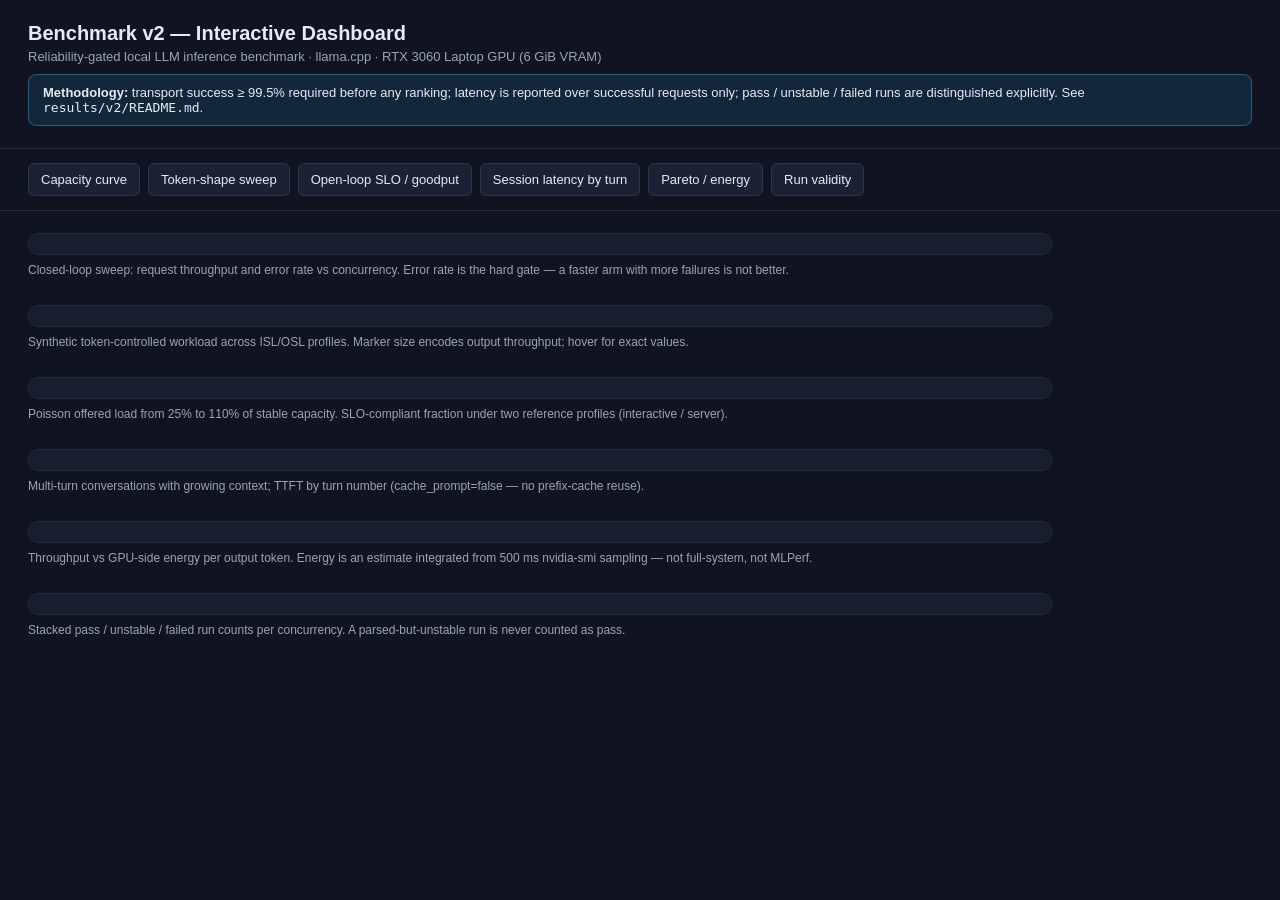
<file: docs/v2/index.html>
<!DOCTYPE html>
<html lang="en">
<head>
<meta charset="utf-8">
<meta name="viewport" content="width=device-width, initial-scale=1">
<title>Benchmark v2 — Interactive Dashboard</title>
<script src="https://cdn.plot.ly/plotly-2.35.2.min.js" charset="utf-8"></script>
<style>
  :root { --bg:#0f1420; --panel:#171e2e; --text:#e6eaf2; --muted:#9aa4b8; --accent:#3a7bd5; }
  * { box-sizing: border-box; }
  body { margin:0; font-family:-apple-system,Segoe UI,Roboto,Helvetica,Arial,sans-serif;
         background:var(--bg); color:var(--text); }
  header { padding:22px 28px; border-bottom:1px solid #232c40; }
  header h1 { margin:0 0 4px; font-size:20px; }
  header p { margin:0; color:var(--muted); font-size:13px; }
  .banner { background:#12273a; border:1px solid #2a5a8a; border-radius:8px; padding:10px 14px;
            margin-top:10px; font-size:13px; }
  .nav { padding:14px 28px; display:flex; gap:8px; flex-wrap:wrap; border-bottom:1px solid #232c40; }
  .nav-btn { background:#1a2233; color:var(--text); border:1px solid #2a3550; border-radius:6px;
             padding:8px 12px; font-size:13px; cursor:pointer; }
  .nav-btn:hover { background:#223048; }
  .content { padding:22px 28px; max-width:1080px; }
  .chart { background:var(--panel); border:1px solid #232c40; border-radius:10px;
            padding:10px; margin-bottom:6px; }
  .note { color:var(--muted); font-size:12px; line-height:1.5; margin:0 0 26px; }
</style>
</head>
<body>
<header>
  <h1>Benchmark v2 — Interactive Dashboard</h1>
  <p>Reliability-gated local LLM inference benchmark · llama.cpp · RTX 3060 Laptop GPU (6 GiB VRAM)</p>
  <div class="banner">
    <strong>Methodology:</strong> transport success &ge; 99.5% required before any ranking;
    latency is reported over successful requests only; pass / unstable / failed runs are
    distinguished explicitly. See <code>results/v2/README.md</code>.
  </div>
</header>
<div class="nav"><button class="nav-btn" onclick="scrollToChart('capacity')">Capacity curve</button>
<button class="nav-btn" onclick="scrollToChart('shape')">Token-shape sweep</button>
<button class="nav-btn" onclick="scrollToChart('openloop')">Open-loop SLO / goodput</button>
<button class="nav-btn" onclick="scrollToChart('sessions')">Session latency by turn</button>
<button class="nav-btn" onclick="scrollToChart('pareto')">Pareto / energy</button>
<button class="nav-btn" onclick="scrollToChart('validity')">Run validity</button></div>
<div class="content">
<div class="chart" id="chart-capacity"></div><p class="note">Closed-loop sweep: request throughput and error rate vs concurrency. Error rate is the hard gate — a faster arm with more failures is not better.</p>
<div class="chart" id="chart-shape"></div><p class="note">Synthetic token-controlled workload across ISL/OSL profiles. Marker size encodes output throughput; hover for exact values.</p>
<div class="chart" id="chart-openloop"></div><p class="note">Poisson offered load from 25% to 110% of stable capacity. SLO-compliant fraction under two reference profiles (interactive / server).</p>
<div class="chart" id="chart-sessions"></div><p class="note">Multi-turn conversations with growing context; TTFT by turn number (cache_prompt=false — no prefix-cache reuse).</p>
<div class="chart" id="chart-pareto"></div><p class="note">Throughput vs GPU-side energy per output token. Energy is an estimate integrated from 500 ms nvidia-smi sampling — not full-system, not MLPerf.</p>
<div class="chart" id="chart-validity"></div><p class="note">Stacked pass / unstable / failed run counts per concurrency. A parsed-but-unstable run is never counted as pass.</p>
</div>
<script>
const FIGS = {'capacity': {'data': [{'hovertemplate': '%{y:.3f} req/s<extra></extra>', 'line': {'color': '#3a7bd5', 'width': 2.5}, 'mode': 'lines+markers', 'name': 'Qwen3-4B (llama.cpp) — throughput', 'x': [1, 2, 3, 4, 6, 8], 'y': [0.576, 0.4348, 0.5712, 1.3254, 1.26, 1.322], 'yaxis': 'y', 'type': 'scatter'}, {'hovertemplate': '%{y:.2f}%<extra></extra>', 'line': {'color': '#3a7bd5', 'dash': 'dot', 'width': 2}, 'mode': 'lines+markers', 'name': 'Qwen3-4B (llama.cpp) — error rate', 'x': [1, 2, 3, 4, 6, 8], 'y': [0.0, 0.0, 0.0, 0.0, 0.0, 0.0], 'yaxis': 'y2', 'type': 'scatter'}, {'hovertemplate': '%{y:.3f} req/s<extra></extra>', 'line': {'color': '#e07b39', 'width': 2.5}, 'mode': 'lines+markers', 'name': 'Spark-X2.5-4B (llama.cpp) — throughput', 'x': [1, 2, 3, 4, 6, 8], 'y': [0.4884, 0.8133, 1.0035, 1.109, 1.0425, 1.0438], 'yaxis': 'y', 'type': 'scatter'}, {'hovertemplate': '%{y:.2f}%<extra></extra>', 'line': {'color': '#e07b39', 'dash': 'dot', 'width': 2}, 'mode': 'lines+markers', 'name': 'Spark-X2.5-4B (llama.cpp) — error rate', 'x': [1, 2, 3, 4, 6, 8], 'y': [0.0, 0.0, 0.0, 0.0, 0.0, 0.0], 'yaxis': 'y2', 'type': 'scatter'}], 'layout': {'template': {'data': {'barpolar': [{'marker': {'line': {'color': 'white', 'width': 0.5}, 'pattern': {'fillmode': 'overlay', 'size': 10, 'solidity': 0.2}}, 'type': 'barpolar'}], 'bar': [{'error_x': {'color': '#2a3f5f'}, 'error_y': {'color': '#2a3f5f'}, 'marker': {'line': {'color': 'white', 'width': 0.5}, 'pattern': {'fillmode': 'overlay', 'size': 10, 'solidity': 0.2}}, 'type': 'bar'}], 'carpet': [{'aaxis': {'endlinecolor': '#2a3f5f', 'gridcolor': '#C8D4E3', 'linecolor': '#C8D4E3', 'minorgridcolor': '#C8D4E3', 'startlinecolor': '#2a3f5f'}, 'baxis': {'endlinecolor': '#2a3f5f', 'gridcolor': '#C8D4E3', 'linecolor': '#C8D4E3', 'minorgridcolor': '#C8D4E3', 'startlinecolor': '#2a3f5f'}, 'type': 'carpet'}], 'choropleth': [{'colorbar': {'outlinewidth': 0, 'ticks': ''}, 'type': 'choropleth'}], 'contourcarpet': [{'colorbar': {'outlinewidth': 0, 'ticks': ''}, 'type': 'contourcarpet'}], 'contour': [{'colorbar': {'outlinewidth': 0, 'ticks': ''}, 'colorscale': [[0.0, '#0d0887'], [0.1111111111111111, '#46039f'], [0.2222222222222222, '#7201a8'], [0.3333333333333333, '#9c179e'], [0.4444444444444444, '#bd3786'], [0.5555555555555556, '#d8576b'], [0.6666666666666666, '#ed7953'], [0.7777777777777778, '#fb9f3a'], [0.8888888888888888, '#fdca26'], [1.0, '#f0f921']], 'type': 'contour'}], 'heatmapgl': [{'colorbar': {'outlinewidth': 0, 'ticks': ''}, 'colorscale': [[0.0, '#0d0887'], [0.1111111111111111, '#46039f'], [0.2222222222222222, '#7201a8'], [0.3333333333333333, '#9c179e'], [0.4444444444444444, '#bd3786'], [0.5555555555555556, '#d8576b'], [0.6666666666666666, '#ed7953'], [0.7777777777777778, '#fb9f3a'], [0.8888888888888888, '#fdca26'], [1.0, '#f0f921']], 'type': 'heatmapgl'}], 'heatmap': [{'colorbar': {'outlinewidth': 0, 'ticks': ''}, 'colorscale': [[0.0, '#0d0887'], [0.1111111111111111, '#46039f'], [0.2222222222222222, '#7201a8'], [0.3333333333333333, '#9c179e'], [0.4444444444444444, '#bd3786'], [0.5555555555555556, '#d8576b'], [0.6666666666666666, '#ed7953'], [0.7777777777777778, '#fb9f3a'], [0.8888888888888888, '#fdca26'], [1.0, '#f0f921']], 'type': 'heatmap'}], 'histogram2dcontour': [{'colorbar': {'outlinewidth': 0, 'ticks': ''}, 'colorscale': [[0.0, '#0d0887'], [0.1111111111111111, '#46039f'], [0.2222222222222222, '#7201a8'], [0.3333333333333333, '#9c179e'], [0.4444444444444444, '#bd3786'], [0.5555555555555556, '#d8576b'], [0.6666666666666666, '#ed7953'], [0.7777777777777778, '#fb9f3a'], [0.8888888888888888, '#fdca26'], [1.0, '#f0f921']], 'type': 'histogram2dcontour'}], 'histogram2d': [{'colorbar': {'outlinewidth': 0, 'ticks': ''}, 'colorscale': [[0.0, '#0d0887'], [0.1111111111111111, '#46039f'], [0.2222222222222222, '#7201a8'], [0.3333333333333333, '#9c179e'], [0.4444444444444444, '#bd3786'], [0.5555555555555556, '#d8576b'], [0.6666666666666666, '#ed7953'], [0.7777777777777778, '#fb9f3a'], [0.8888888888888888, '#fdca26'], [1.0, '#f0f921']], 'type': 'histogram2d'}], 'histogram': [{'marker': {'pattern': {'fillmode': 'overlay', 'size': 10, 'solidity': 0.2}}, 'type': 'histogram'}], 'mesh3d': [{'colorbar': {'outlinewidth': 0, 'ticks': ''}, 'type': 'mesh3d'}], 'parcoords': [{'line': {'colorbar': {'outlinewidth': 0, 'ticks': ''}}, 'type': 'parcoords'}], 'pie': [{'automargin': True, 'type': 'pie'}], 'scatter3d': [{'line': {'colorbar': {'outlinewidth': 0, 'ticks': ''}}, 'marker': {'colorbar': {'outlinewidth': 0, 'ticks': ''}}, 'type': 'scatter3d'}], 'scattercarpet': [{'marker': {'colorbar': {'outlinewidth': 0, 'ticks': ''}}, 'type': 'scattercarpet'}], 'scattergeo': [{'marker': {'colorbar': {'outlinewidth': 0, 'ticks': ''}}, 'type': 'scattergeo'}], 'scattergl': [{'marker': {'colorbar': {'outlinewidth': 0, 'ticks': ''}}, 'type': 'scattergl'}], 'scattermapbox': [{'marker': {'colorbar': {'outlinewidth': 0, 'ticks': ''}}, 'type': 'scattermapbox'}], 'scatterpolargl': [{'marker': {'colorbar': {'outlinewidth': 0, 'ticks': ''}}, 'type': 'scatterpolargl'}], 'scatterpolar': [{'marker': {'colorbar': {'outlinewidth': 0, 'ticks': ''}}, 'type': 'scatterpolar'}], 'scatter': [{'fillpattern': {'fillmode': 'overlay', 'size': 10, 'solidity': 0.2}, 'type': 'scatter'}], 'scatterternary': [{'marker': {'colorbar': {'outlinewidth': 0, 'ticks': ''}}, 'type': 'scatterternary'}], 'surface': [{'colorbar': {'outlinewidth': 0, 'ticks': ''}, 'colorscale': [[0.0, '#0d0887'], [0.1111111111111111, '#46039f'], [0.2222222222222222, '#7201a8'], [0.3333333333333333, '#9c179e'], [0.4444444444444444, '#bd3786'], [0.5555555555555556, '#d8576b'], [0.6666666666666666, '#ed7953'], [0.7777777777777778, '#fb9f3a'], [0.8888888888888888, '#fdca26'], [1.0, '#f0f921']], 'type': 'surface'}], 'table': [{'cells': {'fill': {'color': '#EBF0F8'}, 'line': {'color': 'white'}}, 'header': {'fill': {'color': '#C8D4E3'}, 'line': {'color': 'white'}}, 'type': 'table'}]}, 'layout': {'annotationdefaults': {'arrowcolor': '#2a3f5f', 'arrowhead': 0, 'arrowwidth': 1}, 'autotypenumbers': 'strict', 'coloraxis': {'colorbar': {'outlinewidth': 0, 'ticks': ''}}, 'colorscale': {'diverging': [[0, '#8e0152'], [0.1, '#c51b7d'], [0.2, '#de77ae'], [0.3, '#f1b6da'], [0.4, '#fde0ef'], [0.5, '#f7f7f7'], [0.6, '#e6f5d0'], [0.7, '#b8e186'], [0.8, '#7fbc41'], [0.9, '#4d9221'], [1, '#276419']], 'sequential': [[0.0, '#0d0887'], [0.1111111111111111, '#46039f'], [0.2222222222222222, '#7201a8'], [0.3333333333333333, '#9c179e'], [0.4444444444444444, '#bd3786'], [0.5555555555555556, '#d8576b'], [0.6666666666666666, '#ed7953'], [0.7777777777777778, '#fb9f3a'], [0.8888888888888888, '#fdca26'], [1.0, '#f0f921']], 'sequentialminus': [[0.0, '#0d0887'], [0.1111111111111111, '#46039f'], [0.2222222222222222, '#7201a8'], [0.3333333333333333, '#9c179e'], [0.4444444444444444, '#bd3786'], [0.5555555555555556, '#d8576b'], [0.6666666666666666, '#ed7953'], [0.7777777777777778, '#fb9f3a'], [0.8888888888888888, '#fdca26'], [1.0, '#f0f921']]}, 'colorway': ['#636efa', '#EF553B', '#00cc96', '#ab63fa', '#FFA15A', '#19d3f3', '#FF6692', '#B6E880', '#FF97FF', '#FECB52'], 'font': {'color': '#2a3f5f'}, 'geo': {'bgcolor': 'white', 'lakecolor': 'white', 'landcolor': 'white', 'showlakes': True, 'showland': True, 'subunitcolor': '#C8D4E3'}, 'hoverlabel': {'align': 'left'}, 'hovermode': 'closest', 'mapbox': {'style': 'light'}, 'paper_bgcolor': 'white', 'plot_bgcolor': 'white', 'polar': {'angularaxis': {'gridcolor': '#EBF0F8', 'linecolor': '#EBF0F8', 'ticks': ''}, 'bgcolor': 'white', 'radialaxis': {'gridcolor': '#EBF0F8', 'linecolor': '#EBF0F8', 'ticks': ''}}, 'scene': {'xaxis': {'backgroundcolor': 'white', 'gridcolor': '#DFE8F3', 'gridwidth': 2, 'linecolor': '#EBF0F8', 'showbackground': True, 'ticks': '', 'zerolinecolor': '#EBF0F8'}, 'yaxis': {'backgroundcolor': 'white', 'gridcolor': '#DFE8F3', 'gridwidth': 2, 'linecolor': '#EBF0F8', 'showbackground': True, 'ticks': '', 'zerolinecolor': '#EBF0F8'}, 'zaxis': {'backgroundcolor': 'white', 'gridcolor': '#DFE8F3', 'gridwidth': 2, 'linecolor': '#EBF0F8', 'showbackground': True, 'ticks': '', 'zerolinecolor': '#EBF0F8'}}, 'shapedefaults': {'line': {'color': '#2a3f5f'}}, 'ternary': {'aaxis': {'gridcolor': '#DFE8F3', 'linecolor': '#A2B1C6', 'ticks': ''}, 'baxis': {'gridcolor': '#DFE8F3', 'linecolor': '#A2B1C6', 'ticks': ''}, 'bgcolor': 'white', 'caxis': {'gridcolor': '#DFE8F3', 'linecolor': '#A2B1C6', 'ticks': ''}}, 'title': {'x': 0.05}, 'xaxis': {'automargin': True, 'gridcolor': '#EBF0F8', 'linecolor': '#EBF0F8', 'ticks': '', 'title': {'standoff': 15}, 'zerolinecolor': '#EBF0F8', 'zerolinewidth': 2}, 'yaxis': {'automargin': True, 'gridcolor': '#EBF0F8', 'linecolor': '#EBF0F8', 'ticks': '', 'title': {'standoff': 15}, 'zerolinecolor': '#EBF0F8', 'zerolinewidth': 2}}}, 'xaxis': {'title': {'text': 'Concurrency'}, 'dtick': 1, 'gridcolor': '#eee'}, 'yaxis': {'title': {'text': 'Request throughput (req/s)'}, 'gridcolor': '#eee', 'zeroline': False}, 'yaxis2': {'title': {'text': 'Error rate (%)'}, 'overlaying': 'y', 'side': 'right', 'gridcolor': '#eee', 'showgrid': False, 'zeroline': False}, 'legend': {'orientation': 'h', 'yanchor': 'bottom', 'y': 1.02, 'xanchor': 'right', 'x': 1}, 'title': {'text': 'Capacity curve — throughput and error rate vs concurrency'}, 'height': 420}}, 'shape': {'data': [{'customdata': [70.836, 156.6237, 72.7348, 167.8025, 5.8468, 7.1827, 70.9777, 157.6003, 63.1432, 124.0051], 'hovertemplate': '<b>%{text}</b><br>ISL=%{x}<br>OSL=%{y}<br>output_tps=%{customdata:.1f}<extra></extra>', 'marker': {'color': '#3a7bd5', 'opacity': 0.75, 'size': [28.334400000000002, 62.64948000000001, 29.093920000000004, 67.12100000000001, 10, 10, 28.391080000000002, 63.04012, 25.25728, 49.60204]}, 'mode': 'markers+text', 'name': 'Qwen3-4B (llama.cpp)', 'text': ['balanced', 'balanced', 'generation', 'generation', 'rag_medium', 'rag_medium', 'short_chat', 'short_chat', 'summarization', 'summarization'], 'textposition': 'top center', 'x': [256, 256, 128, 128, 1024, 1024, 128, 128, 512, 512], 'y': [256, 256, 512, 512, 128, 128, 128, 128, 128, 128], 'type': 'scatter'}, {'customdata': [0, 48.9233, 63.5348, 137.4312, 10.8009, 6.4623, 60.5585, 130.5798, 0, 61.7467], 'hovertemplate': '<b>%{text}</b><br>ISL=%{x}<br>OSL=%{y}<br>output_tps=%{customdata:.1f}<extra></extra>', 'marker': {'color': '#e07b39', 'opacity': 0.75, 'size': [10, 19.56932, 25.41392, 54.97248, 10, 10, 24.2234, 52.23192, 10, 24.69868]}, 'mode': 'markers+text', 'name': 'Spark-X2.5-4B (llama.cpp)', 'text': ['balanced', 'balanced', 'generation', 'generation', 'rag_medium', 'rag_medium', 'short_chat', 'short_chat', 'summarization', 'summarization'], 'textposition': 'top center', 'x': [256, 256, 128, 128, 1024, 1024, 128, 128, 512, 512], 'y': [256, 256, 512, 512, 128, 128, 128, 128, 128, 128], 'type': 'scatter'}], 'layout': {'template': {'data': {'barpolar': [{'marker': {'line': {'color': 'white', 'width': 0.5}, 'pattern': {'fillmode': 'overlay', 'size': 10, 'solidity': 0.2}}, 'type': 'barpolar'}], 'bar': [{'error_x': {'color': '#2a3f5f'}, 'error_y': {'color': '#2a3f5f'}, 'marker': {'line': {'color': 'white', 'width': 0.5}, 'pattern': {'fillmode': 'overlay', 'size': 10, 'solidity': 0.2}}, 'type': 'bar'}], 'carpet': [{'aaxis': {'endlinecolor': '#2a3f5f', 'gridcolor': '#C8D4E3', 'linecolor': '#C8D4E3', 'minorgridcolor': '#C8D4E3', 'startlinecolor': '#2a3f5f'}, 'baxis': {'endlinecolor': '#2a3f5f', 'gridcolor': '#C8D4E3', 'linecolor': '#C8D4E3', 'minorgridcolor': '#C8D4E3', 'startlinecolor': '#2a3f5f'}, 'type': 'carpet'}], 'choropleth': [{'colorbar': {'outlinewidth': 0, 'ticks': ''}, 'type': 'choropleth'}], 'contourcarpet': [{'colorbar': {'outlinewidth': 0, 'ticks': ''}, 'type': 'contourcarpet'}], 'contour': [{'colorbar': {'outlinewidth': 0, 'ticks': ''}, 'colorscale': [[0.0, '#0d0887'], [0.1111111111111111, '#46039f'], [0.2222222222222222, '#7201a8'], [0.3333333333333333, '#9c179e'], [0.4444444444444444, '#bd3786'], [0.5555555555555556, '#d8576b'], [0.6666666666666666, '#ed7953'], [0.7777777777777778, '#fb9f3a'], [0.8888888888888888, '#fdca26'], [1.0, '#f0f921']], 'type': 'contour'}], 'heatmapgl': [{'colorbar': {'outlinewidth': 0, 'ticks': ''}, 'colorscale': [[0.0, '#0d0887'], [0.1111111111111111, '#46039f'], [0.2222222222222222, '#7201a8'], [0.3333333333333333, '#9c179e'], [0.4444444444444444, '#bd3786'], [0.5555555555555556, '#d8576b'], [0.6666666666666666, '#ed7953'], [0.7777777777777778, '#fb9f3a'], [0.8888888888888888, '#fdca26'], [1.0, '#f0f921']], 'type': 'heatmapgl'}], 'heatmap': [{'colorbar': {'outlinewidth': 0, 'ticks': ''}, 'colorscale': [[0.0, '#0d0887'], [0.1111111111111111, '#46039f'], [0.2222222222222222, '#7201a8'], [0.3333333333333333, '#9c179e'], [0.4444444444444444, '#bd3786'], [0.5555555555555556, '#d8576b'], [0.6666666666666666, '#ed7953'], [0.7777777777777778, '#fb9f3a'], [0.8888888888888888, '#fdca26'], [1.0, '#f0f921']], 'type': 'heatmap'}], 'histogram2dcontour': [{'colorbar': {'outlinewidth': 0, 'ticks': ''}, 'colorscale': [[0.0, '#0d0887'], [0.1111111111111111, '#46039f'], [0.2222222222222222, '#7201a8'], [0.3333333333333333, '#9c179e'], [0.4444444444444444, '#bd3786'], [0.5555555555555556, '#d8576b'], [0.6666666666666666, '#ed7953'], [0.7777777777777778, '#fb9f3a'], [0.8888888888888888, '#fdca26'], [1.0, '#f0f921']], 'type': 'histogram2dcontour'}], 'histogram2d': [{'colorbar': {'outlinewidth': 0, 'ticks': ''}, 'colorscale': [[0.0, '#0d0887'], [0.1111111111111111, '#46039f'], [0.2222222222222222, '#7201a8'], [0.3333333333333333, '#9c179e'], [0.4444444444444444, '#bd3786'], [0.5555555555555556, '#d8576b'], [0.6666666666666666, '#ed7953'], [0.7777777777777778, '#fb9f3a'], [0.8888888888888888, '#fdca26'], [1.0, '#f0f921']], 'type': 'histogram2d'}], 'histogram': [{'marker': {'pattern': {'fillmode': 'overlay', 'size': 10, 'solidity': 0.2}}, 'type': 'histogram'}], 'mesh3d': [{'colorbar': {'outlinewidth': 0, 'ticks': ''}, 'type': 'mesh3d'}], 'parcoords': [{'line': {'colorbar': {'outlinewidth': 0, 'ticks': ''}}, 'type': 'parcoords'}], 'pie': [{'automargin': True, 'type': 'pie'}], 'scatter3d': [{'line': {'colorbar': {'outlinewidth': 0, 'ticks': ''}}, 'marker': {'colorbar': {'outlinewidth': 0, 'ticks': ''}}, 'type': 'scatter3d'}], 'scattercarpet': [{'marker': {'colorbar': {'outlinewidth': 0, 'ticks': ''}}, 'type': 'scattercarpet'}], 'scattergeo': [{'marker': {'colorbar': {'outlinewidth': 0, 'ticks': ''}}, 'type': 'scattergeo'}], 'scattergl': [{'marker': {'colorbar': {'outlinewidth': 0, 'ticks': ''}}, 'type': 'scattergl'}], 'scattermapbox': [{'marker': {'colorbar': {'outlinewidth': 0, 'ticks': ''}}, 'type': 'scattermapbox'}], 'scatterpolargl': [{'marker': {'colorbar': {'outlinewidth': 0, 'ticks': ''}}, 'type': 'scatterpolargl'}], 'scatterpolar': [{'marker': {'colorbar': {'outlinewidth': 0, 'ticks': ''}}, 'type': 'scatterpolar'}], 'scatter': [{'fillpattern': {'fillmode': 'overlay', 'size': 10, 'solidity': 0.2}, 'type': 'scatter'}], 'scatterternary': [{'marker': {'colorbar': {'outlinewidth': 0, 'ticks': ''}}, 'type': 'scatterternary'}], 'surface': [{'colorbar': {'outlinewidth': 0, 'ticks': ''}, 'colorscale': [[0.0, '#0d0887'], [0.1111111111111111, '#46039f'], [0.2222222222222222, '#7201a8'], [0.3333333333333333, '#9c179e'], [0.4444444444444444, '#bd3786'], [0.5555555555555556, '#d8576b'], [0.6666666666666666, '#ed7953'], [0.7777777777777778, '#fb9f3a'], [0.8888888888888888, '#fdca26'], [1.0, '#f0f921']], 'type': 'surface'}], 'table': [{'cells': {'fill': {'color': '#EBF0F8'}, 'line': {'color': 'white'}}, 'header': {'fill': {'color': '#C8D4E3'}, 'line': {'color': 'white'}}, 'type': 'table'}]}, 'layout': {'annotationdefaults': {'arrowcolor': '#2a3f5f', 'arrowhead': 0, 'arrowwidth': 1}, 'autotypenumbers': 'strict', 'coloraxis': {'colorbar': {'outlinewidth': 0, 'ticks': ''}}, 'colorscale': {'diverging': [[0, '#8e0152'], [0.1, '#c51b7d'], [0.2, '#de77ae'], [0.3, '#f1b6da'], [0.4, '#fde0ef'], [0.5, '#f7f7f7'], [0.6, '#e6f5d0'], [0.7, '#b8e186'], [0.8, '#7fbc41'], [0.9, '#4d9221'], [1, '#276419']], 'sequential': [[0.0, '#0d0887'], [0.1111111111111111, '#46039f'], [0.2222222222222222, '#7201a8'], [0.3333333333333333, '#9c179e'], [0.4444444444444444, '#bd3786'], [0.5555555555555556, '#d8576b'], [0.6666666666666666, '#ed7953'], [0.7777777777777778, '#fb9f3a'], [0.8888888888888888, '#fdca26'], [1.0, '#f0f921']], 'sequentialminus': [[0.0, '#0d0887'], [0.1111111111111111, '#46039f'], [0.2222222222222222, '#7201a8'], [0.3333333333333333, '#9c179e'], [0.4444444444444444, '#bd3786'], [0.5555555555555556, '#d8576b'], [0.6666666666666666, '#ed7953'], [0.7777777777777778, '#fb9f3a'], [0.8888888888888888, '#fdca26'], [1.0, '#f0f921']]}, 'colorway': ['#636efa', '#EF553B', '#00cc96', '#ab63fa', '#FFA15A', '#19d3f3', '#FF6692', '#B6E880', '#FF97FF', '#FECB52'], 'font': {'color': '#2a3f5f'}, 'geo': {'bgcolor': 'white', 'lakecolor': 'white', 'landcolor': 'white', 'showlakes': True, 'showland': True, 'subunitcolor': '#C8D4E3'}, 'hoverlabel': {'align': 'left'}, 'hovermode': 'closest', 'mapbox': {'style': 'light'}, 'paper_bgcolor': 'white', 'plot_bgcolor': 'white', 'polar': {'angularaxis': {'gridcolor': '#EBF0F8', 'linecolor': '#EBF0F8', 'ticks': ''}, 'bgcolor': 'white', 'radialaxis': {'gridcolor': '#EBF0F8', 'linecolor': '#EBF0F8', 'ticks': ''}}, 'scene': {'xaxis': {'backgroundcolor': 'white', 'gridcolor': '#DFE8F3', 'gridwidth': 2, 'linecolor': '#EBF0F8', 'showbackground': True, 'ticks': '', 'zerolinecolor': '#EBF0F8'}, 'yaxis': {'backgroundcolor': 'white', 'gridcolor': '#DFE8F3', 'gridwidth': 2, 'linecolor': '#EBF0F8', 'showbackground': True, 'ticks': '', 'zerolinecolor': '#EBF0F8'}, 'zaxis': {'backgroundcolor': 'white', 'gridcolor': '#DFE8F3', 'gridwidth': 2, 'linecolor': '#EBF0F8', 'showbackground': True, 'ticks': '', 'zerolinecolor': '#EBF0F8'}}, 'shapedefaults': {'line': {'color': '#2a3f5f'}}, 'ternary': {'aaxis': {'gridcolor': '#DFE8F3', 'linecolor': '#A2B1C6', 'ticks': ''}, 'baxis': {'gridcolor': '#DFE8F3', 'linecolor': '#A2B1C6', 'ticks': ''}, 'bgcolor': 'white', 'caxis': {'gridcolor': '#DFE8F3', 'linecolor': '#A2B1C6', 'ticks': ''}}, 'title': {'x': 0.05}, 'xaxis': {'automargin': True, 'gridcolor': '#EBF0F8', 'linecolor': '#EBF0F8', 'ticks': '', 'title': {'standoff': 15}, 'zerolinecolor': '#EBF0F8', 'zerolinewidth': 2}, 'yaxis': {'automargin': True, 'gridcolor': '#EBF0F8', 'linecolor': '#EBF0F8', 'ticks': '', 'title': {'standoff': 15}, 'zerolinecolor': '#EBF0F8', 'zerolinewidth': 2}}}, 'xaxis': {'title': {'text': 'Input sequence length (tokens)'}, 'type': 'log', 'gridcolor': '#eee'}, 'yaxis': {'title': {'text': 'Output sequence length (tokens)'}, 'type': 'log', 'gridcolor': '#eee'}, 'legend': {'orientation': 'h', 'yanchor': 'bottom', 'y': 1.02, 'xanchor': 'right', 'x': 1}, 'title': {'text': 'Token-shape sweep — ISL vs OSL (marker size = output throughput)'}, 'height': 420}}, 'openloop': {'data': [{'hovertemplate': 'rate=%{x:.2f} req/s<br>SLO-compliant=%{y:.2f}<extra></extra>', 'line': {'color': '#3a7bd5', 'dash': 'solid', 'width': 2}, 'mode': 'lines+markers', 'name': 'Qwen3-4B (llama.cpp) · interactive', 'x': [0.1469, 0.2937, 0.4405, 0.5287, 0.5874, 0.6461], 'y': [0.995, 0.98, 0.965, 0.93, 0.945, 0.915], 'type': 'scatter'}, {'hovertemplate': 'rate=%{x:.2f} req/s<br>SLO-compliant=%{y:.2f}<extra></extra>', 'line': {'color': '#3a7bd5', 'dash': 'dash', 'width': 2}, 'mode': 'lines+markers', 'name': 'Qwen3-4B (llama.cpp) · server', 'x': [0.1469, 0.2937, 0.4405, 0.5287, 0.5874, 0.6461], 'y': [1.0, 1.0, 1.0, 1.0, 1.0, 1.0], 'type': 'scatter'}, {'hovertemplate': 'rate=%{x:.2f} req/s<br>SLO-compliant=%{y:.2f}<extra></extra>', 'line': {'color': '#e07b39', 'dash': 'solid', 'width': 2}, 'mode': 'lines+markers', 'name': 'Spark-X2.5-4B (llama.cpp) · interactive', 'x': [0.1469, 0.2937, 0.4405, 0.5287, 0.5874, 0.6461], 'y': [1.0, 0.93, 0.845, 0.505, 0.5, 0.51], 'type': 'scatter'}, {'hovertemplate': 'rate=%{x:.2f} req/s<br>SLO-compliant=%{y:.2f}<extra></extra>', 'line': {'color': '#e07b39', 'dash': 'dash', 'width': 2}, 'mode': 'lines+markers', 'name': 'Spark-X2.5-4B (llama.cpp) · server', 'x': [0.1469, 0.2937, 0.4405, 0.5287, 0.5874, 0.6461], 'y': [1.0, 1.0, 1.0, 0.905, 0.935, 0.945], 'type': 'scatter'}], 'layout': {'template': {'data': {'barpolar': [{'marker': {'line': {'color': 'white', 'width': 0.5}, 'pattern': {'fillmode': 'overlay', 'size': 10, 'solidity': 0.2}}, 'type': 'barpolar'}], 'bar': [{'error_x': {'color': '#2a3f5f'}, 'error_y': {'color': '#2a3f5f'}, 'marker': {'line': {'color': 'white', 'width': 0.5}, 'pattern': {'fillmode': 'overlay', 'size': 10, 'solidity': 0.2}}, 'type': 'bar'}], 'carpet': [{'aaxis': {'endlinecolor': '#2a3f5f', 'gridcolor': '#C8D4E3', 'linecolor': '#C8D4E3', 'minorgridcolor': '#C8D4E3', 'startlinecolor': '#2a3f5f'}, 'baxis': {'endlinecolor': '#2a3f5f', 'gridcolor': '#C8D4E3', 'linecolor': '#C8D4E3', 'minorgridcolor': '#C8D4E3', 'startlinecolor': '#2a3f5f'}, 'type': 'carpet'}], 'choropleth': [{'colorbar': {'outlinewidth': 0, 'ticks': ''}, 'type': 'choropleth'}], 'contourcarpet': [{'colorbar': {'outlinewidth': 0, 'ticks': ''}, 'type': 'contourcarpet'}], 'contour': [{'colorbar': {'outlinewidth': 0, 'ticks': ''}, 'colorscale': [[0.0, '#0d0887'], [0.1111111111111111, '#46039f'], [0.2222222222222222, '#7201a8'], [0.3333333333333333, '#9c179e'], [0.4444444444444444, '#bd3786'], [0.5555555555555556, '#d8576b'], [0.6666666666666666, '#ed7953'], [0.7777777777777778, '#fb9f3a'], [0.8888888888888888, '#fdca26'], [1.0, '#f0f921']], 'type': 'contour'}], 'heatmapgl': [{'colorbar': {'outlinewidth': 0, 'ticks': ''}, 'colorscale': [[0.0, '#0d0887'], [0.1111111111111111, '#46039f'], [0.2222222222222222, '#7201a8'], [0.3333333333333333, '#9c179e'], [0.4444444444444444, '#bd3786'], [0.5555555555555556, '#d8576b'], [0.6666666666666666, '#ed7953'], [0.7777777777777778, '#fb9f3a'], [0.8888888888888888, '#fdca26'], [1.0, '#f0f921']], 'type': 'heatmapgl'}], 'heatmap': [{'colorbar': {'outlinewidth': 0, 'ticks': ''}, 'colorscale': [[0.0, '#0d0887'], [0.1111111111111111, '#46039f'], [0.2222222222222222, '#7201a8'], [0.3333333333333333, '#9c179e'], [0.4444444444444444, '#bd3786'], [0.5555555555555556, '#d8576b'], [0.6666666666666666, '#ed7953'], [0.7777777777777778, '#fb9f3a'], [0.8888888888888888, '#fdca26'], [1.0, '#f0f921']], 'type': 'heatmap'}], 'histogram2dcontour': [{'colorbar': {'outlinewidth': 0, 'ticks': ''}, 'colorscale': [[0.0, '#0d0887'], [0.1111111111111111, '#46039f'], [0.2222222222222222, '#7201a8'], [0.3333333333333333, '#9c179e'], [0.4444444444444444, '#bd3786'], [0.5555555555555556, '#d8576b'], [0.6666666666666666, '#ed7953'], [0.7777777777777778, '#fb9f3a'], [0.8888888888888888, '#fdca26'], [1.0, '#f0f921']], 'type': 'histogram2dcontour'}], 'histogram2d': [{'colorbar': {'outlinewidth': 0, 'ticks': ''}, 'colorscale': [[0.0, '#0d0887'], [0.1111111111111111, '#46039f'], [0.2222222222222222, '#7201a8'], [0.3333333333333333, '#9c179e'], [0.4444444444444444, '#bd3786'], [0.5555555555555556, '#d8576b'], [0.6666666666666666, '#ed7953'], [0.7777777777777778, '#fb9f3a'], [0.8888888888888888, '#fdca26'], [1.0, '#f0f921']], 'type': 'histogram2d'}], 'histogram': [{'marker': {'pattern': {'fillmode': 'overlay', 'size': 10, 'solidity': 0.2}}, 'type': 'histogram'}], 'mesh3d': [{'colorbar': {'outlinewidth': 0, 'ticks': ''}, 'type': 'mesh3d'}], 'parcoords': [{'line': {'colorbar': {'outlinewidth': 0, 'ticks': ''}}, 'type': 'parcoords'}], 'pie': [{'automargin': True, 'type': 'pie'}], 'scatter3d': [{'line': {'colorbar': {'outlinewidth': 0, 'ticks': ''}}, 'marker': {'colorbar': {'outlinewidth': 0, 'ticks': ''}}, 'type': 'scatter3d'}], 'scattercarpet': [{'marker': {'colorbar': {'outlinewidth': 0, 'ticks': ''}}, 'type': 'scattercarpet'}], 'scattergeo': [{'marker': {'colorbar': {'outlinewidth': 0, 'ticks': ''}}, 'type': 'scattergeo'}], 'scattergl': [{'marker': {'colorbar': {'outlinewidth': 0, 'ticks': ''}}, 'type': 'scattergl'}], 'scattermapbox': [{'marker': {'colorbar': {'outlinewidth': 0, 'ticks': ''}}, 'type': 'scattermapbox'}], 'scatterpolargl': [{'marker': {'colorbar': {'outlinewidth': 0, 'ticks': ''}}, 'type': 'scatterpolargl'}], 'scatterpolar': [{'marker': {'colorbar': {'outlinewidth': 0, 'ticks': ''}}, 'type': 'scatterpolar'}], 'scatter': [{'fillpattern': {'fillmode': 'overlay', 'size': 10, 'solidity': 0.2}, 'type': 'scatter'}], 'scatterternary': [{'marker': {'colorbar': {'outlinewidth': 0, 'ticks': ''}}, 'type': 'scatterternary'}], 'surface': [{'colorbar': {'outlinewidth': 0, 'ticks': ''}, 'colorscale': [[0.0, '#0d0887'], [0.1111111111111111, '#46039f'], [0.2222222222222222, '#7201a8'], [0.3333333333333333, '#9c179e'], [0.4444444444444444, '#bd3786'], [0.5555555555555556, '#d8576b'], [0.6666666666666666, '#ed7953'], [0.7777777777777778, '#fb9f3a'], [0.8888888888888888, '#fdca26'], [1.0, '#f0f921']], 'type': 'surface'}], 'table': [{'cells': {'fill': {'color': '#EBF0F8'}, 'line': {'color': 'white'}}, 'header': {'fill': {'color': '#C8D4E3'}, 'line': {'color': 'white'}}, 'type': 'table'}]}, 'layout': {'annotationdefaults': {'arrowcolor': '#2a3f5f', 'arrowhead': 0, 'arrowwidth': 1}, 'autotypenumbers': 'strict', 'coloraxis': {'colorbar': {'outlinewidth': 0, 'ticks': ''}}, 'colorscale': {'diverging': [[0, '#8e0152'], [0.1, '#c51b7d'], [0.2, '#de77ae'], [0.3, '#f1b6da'], [0.4, '#fde0ef'], [0.5, '#f7f7f7'], [0.6, '#e6f5d0'], [0.7, '#b8e186'], [0.8, '#7fbc41'], [0.9, '#4d9221'], [1, '#276419']], 'sequential': [[0.0, '#0d0887'], [0.1111111111111111, '#46039f'], [0.2222222222222222, '#7201a8'], [0.3333333333333333, '#9c179e'], [0.4444444444444444, '#bd3786'], [0.5555555555555556, '#d8576b'], [0.6666666666666666, '#ed7953'], [0.7777777777777778, '#fb9f3a'], [0.8888888888888888, '#fdca26'], [1.0, '#f0f921']], 'sequentialminus': [[0.0, '#0d0887'], [0.1111111111111111, '#46039f'], [0.2222222222222222, '#7201a8'], [0.3333333333333333, '#9c179e'], [0.4444444444444444, '#bd3786'], [0.5555555555555556, '#d8576b'], [0.6666666666666666, '#ed7953'], [0.7777777777777778, '#fb9f3a'], [0.8888888888888888, '#fdca26'], [1.0, '#f0f921']]}, 'colorway': ['#636efa', '#EF553B', '#00cc96', '#ab63fa', '#FFA15A', '#19d3f3', '#FF6692', '#B6E880', '#FF97FF', '#FECB52'], 'font': {'color': '#2a3f5f'}, 'geo': {'bgcolor': 'white', 'lakecolor': 'white', 'landcolor': 'white', 'showlakes': True, 'showland': True, 'subunitcolor': '#C8D4E3'}, 'hoverlabel': {'align': 'left'}, 'hovermode': 'closest', 'mapbox': {'style': 'light'}, 'paper_bgcolor': 'white', 'plot_bgcolor': 'white', 'polar': {'angularaxis': {'gridcolor': '#EBF0F8', 'linecolor': '#EBF0F8', 'ticks': ''}, 'bgcolor': 'white', 'radialaxis': {'gridcolor': '#EBF0F8', 'linecolor': '#EBF0F8', 'ticks': ''}}, 'scene': {'xaxis': {'backgroundcolor': 'white', 'gridcolor': '#DFE8F3', 'gridwidth': 2, 'linecolor': '#EBF0F8', 'showbackground': True, 'ticks': '', 'zerolinecolor': '#EBF0F8'}, 'yaxis': {'backgroundcolor': 'white', 'gridcolor': '#DFE8F3', 'gridwidth': 2, 'linecolor': '#EBF0F8', 'showbackground': True, 'ticks': '', 'zerolinecolor': '#EBF0F8'}, 'zaxis': {'backgroundcolor': 'white', 'gridcolor': '#DFE8F3', 'gridwidth': 2, 'linecolor': '#EBF0F8', 'showbackground': True, 'ticks': '', 'zerolinecolor': '#EBF0F8'}}, 'shapedefaults': {'line': {'color': '#2a3f5f'}}, 'ternary': {'aaxis': {'gridcolor': '#DFE8F3', 'linecolor': '#A2B1C6', 'ticks': ''}, 'baxis': {'gridcolor': '#DFE8F3', 'linecolor': '#A2B1C6', 'ticks': ''}, 'bgcolor': 'white', 'caxis': {'gridcolor': '#DFE8F3', 'linecolor': '#A2B1C6', 'ticks': ''}}, 'title': {'x': 0.05}, 'xaxis': {'automargin': True, 'gridcolor': '#EBF0F8', 'linecolor': '#EBF0F8', 'ticks': '', 'title': {'standoff': 15}, 'zerolinecolor': '#EBF0F8', 'zerolinewidth': 2}, 'yaxis': {'automargin': True, 'gridcolor': '#EBF0F8', 'linecolor': '#EBF0F8', 'ticks': '', 'title': {'standoff': 15}, 'zerolinecolor': '#EBF0F8', 'zerolinewidth': 2}}}, 'xaxis': {'title': {'text': 'Offered request rate (req/s)'}, 'gridcolor': '#eee'}, 'yaxis': {'title': {'text': 'SLO-compliant fraction'}, 'range': [0, 1.05], 'gridcolor': '#eee'}, 'legend': {'orientation': 'h', 'yanchor': 'bottom', 'y': 1.02, 'xanchor': 'right', 'x': 1}, 'title': {'text': 'Open-loop SLO compliance vs offered load (Poisson)'}, 'height': 420}}, 'sessions': {'data': [{'hovertemplate': 'turn=%{x}<br>TTFT mean=%{y:.1f} ms<extra></extra>', 'line': {'color': '#3a7bd5', 'width': 2.5}, 'marker': {'size': 9}, 'mode': 'lines+markers', 'name': 'Qwen3-4B (llama.cpp)', 'x': [0, 1, 2], 'y': [484.52, 481.3, 712.83], 'type': 'scatter'}, {'hovertemplate': 'turn=%{x}<br>TTFT mean=%{y:.1f} ms<extra></extra>', 'line': {'color': '#e07b39', 'width': 2.5}, 'marker': {'size': 9}, 'mode': 'lines+markers', 'name': 'Spark-X2.5-4B (llama.cpp)', 'x': [0, 1, 2], 'y': [538.88, 615.54, 904.56], 'type': 'scatter'}], 'layout': {'template': {'data': {'barpolar': [{'marker': {'line': {'color': 'white', 'width': 0.5}, 'pattern': {'fillmode': 'overlay', 'size': 10, 'solidity': 0.2}}, 'type': 'barpolar'}], 'bar': [{'error_x': {'color': '#2a3f5f'}, 'error_y': {'color': '#2a3f5f'}, 'marker': {'line': {'color': 'white', 'width': 0.5}, 'pattern': {'fillmode': 'overlay', 'size': 10, 'solidity': 0.2}}, 'type': 'bar'}], 'carpet': [{'aaxis': {'endlinecolor': '#2a3f5f', 'gridcolor': '#C8D4E3', 'linecolor': '#C8D4E3', 'minorgridcolor': '#C8D4E3', 'startlinecolor': '#2a3f5f'}, 'baxis': {'endlinecolor': '#2a3f5f', 'gridcolor': '#C8D4E3', 'linecolor': '#C8D4E3', 'minorgridcolor': '#C8D4E3', 'startlinecolor': '#2a3f5f'}, 'type': 'carpet'}], 'choropleth': [{'colorbar': {'outlinewidth': 0, 'ticks': ''}, 'type': 'choropleth'}], 'contourcarpet': [{'colorbar': {'outlinewidth': 0, 'ticks': ''}, 'type': 'contourcarpet'}], 'contour': [{'colorbar': {'outlinewidth': 0, 'ticks': ''}, 'colorscale': [[0.0, '#0d0887'], [0.1111111111111111, '#46039f'], [0.2222222222222222, '#7201a8'], [0.3333333333333333, '#9c179e'], [0.4444444444444444, '#bd3786'], [0.5555555555555556, '#d8576b'], [0.6666666666666666, '#ed7953'], [0.7777777777777778, '#fb9f3a'], [0.8888888888888888, '#fdca26'], [1.0, '#f0f921']], 'type': 'contour'}], 'heatmapgl': [{'colorbar': {'outlinewidth': 0, 'ticks': ''}, 'colorscale': [[0.0, '#0d0887'], [0.1111111111111111, '#46039f'], [0.2222222222222222, '#7201a8'], [0.3333333333333333, '#9c179e'], [0.4444444444444444, '#bd3786'], [0.5555555555555556, '#d8576b'], [0.6666666666666666, '#ed7953'], [0.7777777777777778, '#fb9f3a'], [0.8888888888888888, '#fdca26'], [1.0, '#f0f921']], 'type': 'heatmapgl'}], 'heatmap': [{'colorbar': {'outlinewidth': 0, 'ticks': ''}, 'colorscale': [[0.0, '#0d0887'], [0.1111111111111111, '#46039f'], [0.2222222222222222, '#7201a8'], [0.3333333333333333, '#9c179e'], [0.4444444444444444, '#bd3786'], [0.5555555555555556, '#d8576b'], [0.6666666666666666, '#ed7953'], [0.7777777777777778, '#fb9f3a'], [0.8888888888888888, '#fdca26'], [1.0, '#f0f921']], 'type': 'heatmap'}], 'histogram2dcontour': [{'colorbar': {'outlinewidth': 0, 'ticks': ''}, 'colorscale': [[0.0, '#0d0887'], [0.1111111111111111, '#46039f'], [0.2222222222222222, '#7201a8'], [0.3333333333333333, '#9c179e'], [0.4444444444444444, '#bd3786'], [0.5555555555555556, '#d8576b'], [0.6666666666666666, '#ed7953'], [0.7777777777777778, '#fb9f3a'], [0.8888888888888888, '#fdca26'], [1.0, '#f0f921']], 'type': 'histogram2dcontour'}], 'histogram2d': [{'colorbar': {'outlinewidth': 0, 'ticks': ''}, 'colorscale': [[0.0, '#0d0887'], [0.1111111111111111, '#46039f'], [0.2222222222222222, '#7201a8'], [0.3333333333333333, '#9c179e'], [0.4444444444444444, '#bd3786'], [0.5555555555555556, '#d8576b'], [0.6666666666666666, '#ed7953'], [0.7777777777777778, '#fb9f3a'], [0.8888888888888888, '#fdca26'], [1.0, '#f0f921']], 'type': 'histogram2d'}], 'histogram': [{'marker': {'pattern': {'fillmode': 'overlay', 'size': 10, 'solidity': 0.2}}, 'type': 'histogram'}], 'mesh3d': [{'colorbar': {'outlinewidth': 0, 'ticks': ''}, 'type': 'mesh3d'}], 'parcoords': [{'line': {'colorbar': {'outlinewidth': 0, 'ticks': ''}}, 'type': 'parcoords'}], 'pie': [{'automargin': True, 'type': 'pie'}], 'scatter3d': [{'line': {'colorbar': {'outlinewidth': 0, 'ticks': ''}}, 'marker': {'colorbar': {'outlinewidth': 0, 'ticks': ''}}, 'type': 'scatter3d'}], 'scattercarpet': [{'marker': {'colorbar': {'outlinewidth': 0, 'ticks': ''}}, 'type': 'scattercarpet'}], 'scattergeo': [{'marker': {'colorbar': {'outlinewidth': 0, 'ticks': ''}}, 'type': 'scattergeo'}], 'scattergl': [{'marker': {'colorbar': {'outlinewidth': 0, 'ticks': ''}}, 'type': 'scattergl'}], 'scattermapbox': [{'marker': {'colorbar': {'outlinewidth': 0, 'ticks': ''}}, 'type': 'scattermapbox'}], 'scatterpolargl': [{'marker': {'colorbar': {'outlinewidth': 0, 'ticks': ''}}, 'type': 'scatterpolargl'}], 'scatterpolar': [{'marker': {'colorbar': {'outlinewidth': 0, 'ticks': ''}}, 'type': 'scatterpolar'}], 'scatter': [{'fillpattern': {'fillmode': 'overlay', 'size': 10, 'solidity': 0.2}, 'type': 'scatter'}], 'scatterternary': [{'marker': {'colorbar': {'outlinewidth': 0, 'ticks': ''}}, 'type': 'scatterternary'}], 'surface': [{'colorbar': {'outlinewidth': 0, 'ticks': ''}, 'colorscale': [[0.0, '#0d0887'], [0.1111111111111111, '#46039f'], [0.2222222222222222, '#7201a8'], [0.3333333333333333, '#9c179e'], [0.4444444444444444, '#bd3786'], [0.5555555555555556, '#d8576b'], [0.6666666666666666, '#ed7953'], [0.7777777777777778, '#fb9f3a'], [0.8888888888888888, '#fdca26'], [1.0, '#f0f921']], 'type': 'surface'}], 'table': [{'cells': {'fill': {'color': '#EBF0F8'}, 'line': {'color': 'white'}}, 'header': {'fill': {'color': '#C8D4E3'}, 'line': {'color': 'white'}}, 'type': 'table'}]}, 'layout': {'annotationdefaults': {'arrowcolor': '#2a3f5f', 'arrowhead': 0, 'arrowwidth': 1}, 'autotypenumbers': 'strict', 'coloraxis': {'colorbar': {'outlinewidth': 0, 'ticks': ''}}, 'colorscale': {'diverging': [[0, '#8e0152'], [0.1, '#c51b7d'], [0.2, '#de77ae'], [0.3, '#f1b6da'], [0.4, '#fde0ef'], [0.5, '#f7f7f7'], [0.6, '#e6f5d0'], [0.7, '#b8e186'], [0.8, '#7fbc41'], [0.9, '#4d9221'], [1, '#276419']], 'sequential': [[0.0, '#0d0887'], [0.1111111111111111, '#46039f'], [0.2222222222222222, '#7201a8'], [0.3333333333333333, '#9c179e'], [0.4444444444444444, '#bd3786'], [0.5555555555555556, '#d8576b'], [0.6666666666666666, '#ed7953'], [0.7777777777777778, '#fb9f3a'], [0.8888888888888888, '#fdca26'], [1.0, '#f0f921']], 'sequentialminus': [[0.0, '#0d0887'], [0.1111111111111111, '#46039f'], [0.2222222222222222, '#7201a8'], [0.3333333333333333, '#9c179e'], [0.4444444444444444, '#bd3786'], [0.5555555555555556, '#d8576b'], [0.6666666666666666, '#ed7953'], [0.7777777777777778, '#fb9f3a'], [0.8888888888888888, '#fdca26'], [1.0, '#f0f921']]}, 'colorway': ['#636efa', '#EF553B', '#00cc96', '#ab63fa', '#FFA15A', '#19d3f3', '#FF6692', '#B6E880', '#FF97FF', '#FECB52'], 'font': {'color': '#2a3f5f'}, 'geo': {'bgcolor': 'white', 'lakecolor': 'white', 'landcolor': 'white', 'showlakes': True, 'showland': True, 'subunitcolor': '#C8D4E3'}, 'hoverlabel': {'align': 'left'}, 'hovermode': 'closest', 'mapbox': {'style': 'light'}, 'paper_bgcolor': 'white', 'plot_bgcolor': 'white', 'polar': {'angularaxis': {'gridcolor': '#EBF0F8', 'linecolor': '#EBF0F8', 'ticks': ''}, 'bgcolor': 'white', 'radialaxis': {'gridcolor': '#EBF0F8', 'linecolor': '#EBF0F8', 'ticks': ''}}, 'scene': {'xaxis': {'backgroundcolor': 'white', 'gridcolor': '#DFE8F3', 'gridwidth': 2, 'linecolor': '#EBF0F8', 'showbackground': True, 'ticks': '', 'zerolinecolor': '#EBF0F8'}, 'yaxis': {'backgroundcolor': 'white', 'gridcolor': '#DFE8F3', 'gridwidth': 2, 'linecolor': '#EBF0F8', 'showbackground': True, 'ticks': '', 'zerolinecolor': '#EBF0F8'}, 'zaxis': {'backgroundcolor': 'white', 'gridcolor': '#DFE8F3', 'gridwidth': 2, 'linecolor': '#EBF0F8', 'showbackground': True, 'ticks': '', 'zerolinecolor': '#EBF0F8'}}, 'shapedefaults': {'line': {'color': '#2a3f5f'}}, 'ternary': {'aaxis': {'gridcolor': '#DFE8F3', 'linecolor': '#A2B1C6', 'ticks': ''}, 'baxis': {'gridcolor': '#DFE8F3', 'linecolor': '#A2B1C6', 'ticks': ''}, 'bgcolor': 'white', 'caxis': {'gridcolor': '#DFE8F3', 'linecolor': '#A2B1C6', 'ticks': ''}}, 'title': {'x': 0.05}, 'xaxis': {'automargin': True, 'gridcolor': '#EBF0F8', 'linecolor': '#EBF0F8', 'ticks': '', 'title': {'standoff': 15}, 'zerolinecolor': '#EBF0F8', 'zerolinewidth': 2}, 'yaxis': {'automargin': True, 'gridcolor': '#EBF0F8', 'linecolor': '#EBF0F8', 'ticks': '', 'title': {'standoff': 15}, 'zerolinecolor': '#EBF0F8', 'zerolinewidth': 2}}}, 'xaxis': {'title': {'text': 'Turn index (0 = first user turn)'}, 'dtick': 1, 'gridcolor': '#eee'}, 'yaxis': {'title': {'text': 'TTFT mean (ms)'}, 'gridcolor': '#eee', 'zeroline': False}, 'legend': {'orientation': 'h', 'yanchor': 'bottom', 'y': 1.02, 'xanchor': 'right', 'x': 1}, 'title': {'text': 'Session latency by turn (multi-turn, cache_prompt=false)'}, 'height': 420}}, 'pareto': {'data': [{'hovertemplate': 'energy=%{x:.3f} J/tok<br>throughput=%{y:.1f} tok/s<extra></extra>', 'marker': {'color': '#3a7bd5', 'opacity': 0.8, 'size': 10}, 'mode': 'markers', 'name': 'Qwen3-4B (llama.cpp)', 'x': [1.0269, 1.2731, 0.9317, 0.4752, 0.4784, 0.4789], 'y': [73.7302, 55.652, 73.1094, 169.655, 161.2754, 169.2147], 'type': 'scatter'}, {'hovertemplate': 'energy=%{x:.3f} J/tok<br>throughput=%{y:.1f} tok/s<extra></extra>', 'marker': {'color': '#e07b39', 'opacity': 0.8, 'size': 10}, 'mode': 'markers', 'name': 'Spark-X2.5-4B (llama.cpp)', 'x': [1.1802, 0.748, 0.6193, 0.5647, 0.5628, 0.5606], 'y': [62.5159, 104.0985, 128.4451, 141.9523, 133.4347, 133.6068], 'type': 'scatter'}], 'layout': {'template': {'data': {'barpolar': [{'marker': {'line': {'color': 'white', 'width': 0.5}, 'pattern': {'fillmode': 'overlay', 'size': 10, 'solidity': 0.2}}, 'type': 'barpolar'}], 'bar': [{'error_x': {'color': '#2a3f5f'}, 'error_y': {'color': '#2a3f5f'}, 'marker': {'line': {'color': 'white', 'width': 0.5}, 'pattern': {'fillmode': 'overlay', 'size': 10, 'solidity': 0.2}}, 'type': 'bar'}], 'carpet': [{'aaxis': {'endlinecolor': '#2a3f5f', 'gridcolor': '#C8D4E3', 'linecolor': '#C8D4E3', 'minorgridcolor': '#C8D4E3', 'startlinecolor': '#2a3f5f'}, 'baxis': {'endlinecolor': '#2a3f5f', 'gridcolor': '#C8D4E3', 'linecolor': '#C8D4E3', 'minorgridcolor': '#C8D4E3', 'startlinecolor': '#2a3f5f'}, 'type': 'carpet'}], 'choropleth': [{'colorbar': {'outlinewidth': 0, 'ticks': ''}, 'type': 'choropleth'}], 'contourcarpet': [{'colorbar': {'outlinewidth': 0, 'ticks': ''}, 'type': 'contourcarpet'}], 'contour': [{'colorbar': {'outlinewidth': 0, 'ticks': ''}, 'colorscale': [[0.0, '#0d0887'], [0.1111111111111111, '#46039f'], [0.2222222222222222, '#7201a8'], [0.3333333333333333, '#9c179e'], [0.4444444444444444, '#bd3786'], [0.5555555555555556, '#d8576b'], [0.6666666666666666, '#ed7953'], [0.7777777777777778, '#fb9f3a'], [0.8888888888888888, '#fdca26'], [1.0, '#f0f921']], 'type': 'contour'}], 'heatmapgl': [{'colorbar': {'outlinewidth': 0, 'ticks': ''}, 'colorscale': [[0.0, '#0d0887'], [0.1111111111111111, '#46039f'], [0.2222222222222222, '#7201a8'], [0.3333333333333333, '#9c179e'], [0.4444444444444444, '#bd3786'], [0.5555555555555556, '#d8576b'], [0.6666666666666666, '#ed7953'], [0.7777777777777778, '#fb9f3a'], [0.8888888888888888, '#fdca26'], [1.0, '#f0f921']], 'type': 'heatmapgl'}], 'heatmap': [{'colorbar': {'outlinewidth': 0, 'ticks': ''}, 'colorscale': [[0.0, '#0d0887'], [0.1111111111111111, '#46039f'], [0.2222222222222222, '#7201a8'], [0.3333333333333333, '#9c179e'], [0.4444444444444444, '#bd3786'], [0.5555555555555556, '#d8576b'], [0.6666666666666666, '#ed7953'], [0.7777777777777778, '#fb9f3a'], [0.8888888888888888, '#fdca26'], [1.0, '#f0f921']], 'type': 'heatmap'}], 'histogram2dcontour': [{'colorbar': {'outlinewidth': 0, 'ticks': ''}, 'colorscale': [[0.0, '#0d0887'], [0.1111111111111111, '#46039f'], [0.2222222222222222, '#7201a8'], [0.3333333333333333, '#9c179e'], [0.4444444444444444, '#bd3786'], [0.5555555555555556, '#d8576b'], [0.6666666666666666, '#ed7953'], [0.7777777777777778, '#fb9f3a'], [0.8888888888888888, '#fdca26'], [1.0, '#f0f921']], 'type': 'histogram2dcontour'}], 'histogram2d': [{'colorbar': {'outlinewidth': 0, 'ticks': ''}, 'colorscale': [[0.0, '#0d0887'], [0.1111111111111111, '#46039f'], [0.2222222222222222, '#7201a8'], [0.3333333333333333, '#9c179e'], [0.4444444444444444, '#bd3786'], [0.5555555555555556, '#d8576b'], [0.6666666666666666, '#ed7953'], [0.7777777777777778, '#fb9f3a'], [0.8888888888888888, '#fdca26'], [1.0, '#f0f921']], 'type': 'histogram2d'}], 'histogram': [{'marker': {'pattern': {'fillmode': 'overlay', 'size': 10, 'solidity': 0.2}}, 'type': 'histogram'}], 'mesh3d': [{'colorbar': {'outlinewidth': 0, 'ticks': ''}, 'type': 'mesh3d'}], 'parcoords': [{'line': {'colorbar': {'outlinewidth': 0, 'ticks': ''}}, 'type': 'parcoords'}], 'pie': [{'automargin': True, 'type': 'pie'}], 'scatter3d': [{'line': {'colorbar': {'outlinewidth': 0, 'ticks': ''}}, 'marker': {'colorbar': {'outlinewidth': 0, 'ticks': ''}}, 'type': 'scatter3d'}], 'scattercarpet': [{'marker': {'colorbar': {'outlinewidth': 0, 'ticks': ''}}, 'type': 'scattercarpet'}], 'scattergeo': [{'marker': {'colorbar': {'outlinewidth': 0, 'ticks': ''}}, 'type': 'scattergeo'}], 'scattergl': [{'marker': {'colorbar': {'outlinewidth': 0, 'ticks': ''}}, 'type': 'scattergl'}], 'scattermapbox': [{'marker': {'colorbar': {'outlinewidth': 0, 'ticks': ''}}, 'type': 'scattermapbox'}], 'scatterpolargl': [{'marker': {'colorbar': {'outlinewidth': 0, 'ticks': ''}}, 'type': 'scatterpolargl'}], 'scatterpolar': [{'marker': {'colorbar': {'outlinewidth': 0, 'ticks': ''}}, 'type': 'scatterpolar'}], 'scatter': [{'fillpattern': {'fillmode': 'overlay', 'size': 10, 'solidity': 0.2}, 'type': 'scatter'}], 'scatterternary': [{'marker': {'colorbar': {'outlinewidth': 0, 'ticks': ''}}, 'type': 'scatterternary'}], 'surface': [{'colorbar': {'outlinewidth': 0, 'ticks': ''}, 'colorscale': [[0.0, '#0d0887'], [0.1111111111111111, '#46039f'], [0.2222222222222222, '#7201a8'], [0.3333333333333333, '#9c179e'], [0.4444444444444444, '#bd3786'], [0.5555555555555556, '#d8576b'], [0.6666666666666666, '#ed7953'], [0.7777777777777778, '#fb9f3a'], [0.8888888888888888, '#fdca26'], [1.0, '#f0f921']], 'type': 'surface'}], 'table': [{'cells': {'fill': {'color': '#EBF0F8'}, 'line': {'color': 'white'}}, 'header': {'fill': {'color': '#C8D4E3'}, 'line': {'color': 'white'}}, 'type': 'table'}]}, 'layout': {'annotationdefaults': {'arrowcolor': '#2a3f5f', 'arrowhead': 0, 'arrowwidth': 1}, 'autotypenumbers': 'strict', 'coloraxis': {'colorbar': {'outlinewidth': 0, 'ticks': ''}}, 'colorscale': {'diverging': [[0, '#8e0152'], [0.1, '#c51b7d'], [0.2, '#de77ae'], [0.3, '#f1b6da'], [0.4, '#fde0ef'], [0.5, '#f7f7f7'], [0.6, '#e6f5d0'], [0.7, '#b8e186'], [0.8, '#7fbc41'], [0.9, '#4d9221'], [1, '#276419']], 'sequential': [[0.0, '#0d0887'], [0.1111111111111111, '#46039f'], [0.2222222222222222, '#7201a8'], [0.3333333333333333, '#9c179e'], [0.4444444444444444, '#bd3786'], [0.5555555555555556, '#d8576b'], [0.6666666666666666, '#ed7953'], [0.7777777777777778, '#fb9f3a'], [0.8888888888888888, '#fdca26'], [1.0, '#f0f921']], 'sequentialminus': [[0.0, '#0d0887'], [0.1111111111111111, '#46039f'], [0.2222222222222222, '#7201a8'], [0.3333333333333333, '#9c179e'], [0.4444444444444444, '#bd3786'], [0.5555555555555556, '#d8576b'], [0.6666666666666666, '#ed7953'], [0.7777777777777778, '#fb9f3a'], [0.8888888888888888, '#fdca26'], [1.0, '#f0f921']]}, 'colorway': ['#636efa', '#EF553B', '#00cc96', '#ab63fa', '#FFA15A', '#19d3f3', '#FF6692', '#B6E880', '#FF97FF', '#FECB52'], 'font': {'color': '#2a3f5f'}, 'geo': {'bgcolor': 'white', 'lakecolor': 'white', 'landcolor': 'white', 'showlakes': True, 'showland': True, 'subunitcolor': '#C8D4E3'}, 'hoverlabel': {'align': 'left'}, 'hovermode': 'closest', 'mapbox': {'style': 'light'}, 'paper_bgcolor': 'white', 'plot_bgcolor': 'white', 'polar': {'angularaxis': {'gridcolor': '#EBF0F8', 'linecolor': '#EBF0F8', 'ticks': ''}, 'bgcolor': 'white', 'radialaxis': {'gridcolor': '#EBF0F8', 'linecolor': '#EBF0F8', 'ticks': ''}}, 'scene': {'xaxis': {'backgroundcolor': 'white', 'gridcolor': '#DFE8F3', 'gridwidth': 2, 'linecolor': '#EBF0F8', 'showbackground': True, 'ticks': '', 'zerolinecolor': '#EBF0F8'}, 'yaxis': {'backgroundcolor': 'white', 'gridcolor': '#DFE8F3', 'gridwidth': 2, 'linecolor': '#EBF0F8', 'showbackground': True, 'ticks': '', 'zerolinecolor': '#EBF0F8'}, 'zaxis': {'backgroundcolor': 'white', 'gridcolor': '#DFE8F3', 'gridwidth': 2, 'linecolor': '#EBF0F8', 'showbackground': True, 'ticks': '', 'zerolinecolor': '#EBF0F8'}}, 'shapedefaults': {'line': {'color': '#2a3f5f'}}, 'ternary': {'aaxis': {'gridcolor': '#DFE8F3', 'linecolor': '#A2B1C6', 'ticks': ''}, 'baxis': {'gridcolor': '#DFE8F3', 'linecolor': '#A2B1C6', 'ticks': ''}, 'bgcolor': 'white', 'caxis': {'gridcolor': '#DFE8F3', 'linecolor': '#A2B1C6', 'ticks': ''}}, 'title': {'x': 0.05}, 'xaxis': {'automargin': True, 'gridcolor': '#EBF0F8', 'linecolor': '#EBF0F8', 'ticks': '', 'title': {'standoff': 15}, 'zerolinecolor': '#EBF0F8', 'zerolinewidth': 2}, 'yaxis': {'automargin': True, 'gridcolor': '#EBF0F8', 'linecolor': '#EBF0F8', 'ticks': '', 'title': {'standoff': 15}, 'zerolinecolor': '#EBF0F8', 'zerolinewidth': 2}}}, 'xaxis': {'title': {'text': 'GPU energy per output token (J/tok, estimate)'}, 'gridcolor': '#eee'}, 'yaxis': {'title': {'text': 'Output token throughput (tok/s)'}, 'gridcolor': '#eee', 'zeroline': False}, 'legend': {'orientation': 'h', 'yanchor': 'bottom', 'y': 1.02, 'xanchor': 'right', 'x': 1}, 'title': {'text': 'Pareto frontier — throughput vs GPU-side energy per output token'}, 'height': 420}}, 'validity': {'data': [{'marker': {'color': '#2fa36b'}, 'name': 'Qwen3-4B (llama.cpp) · pass runs', 'x': [1, 2, 3, 4, 6, 8], 'y': [1, 1, 1, 1, 1, 1], 'type': 'bar'}, {'marker': {'color': '#d9a13c'}, 'name': 'Qwen3-4B (llama.cpp) · unstable runs', 'x': [1, 2, 3, 4, 6, 8], 'y': [0, 0, 0, 0, 0, 0], 'type': 'bar'}, {'marker': {'color': '#c0392b'}, 'name': 'Qwen3-4B (llama.cpp) · failed runs', 'x': [1, 2, 3, 4, 6, 8], 'y': [0, 0, 0, 0, 0, 0], 'type': 'bar'}, {'marker': {'color': '#2fa36b'}, 'name': 'Spark-X2.5-4B (llama.cpp) · pass runs', 'x': [1, 2, 3, 4, 6, 8], 'y': [1, 1, 1, 1, 1, 1], 'type': 'bar'}, {'marker': {'color': '#d9a13c'}, 'name': 'Spark-X2.5-4B (llama.cpp) · unstable runs', 'x': [1, 2, 3, 4, 6, 8], 'y': [0, 0, 0, 0, 0, 0], 'type': 'bar'}, {'marker': {'color': '#c0392b'}, 'name': 'Spark-X2.5-4B (llama.cpp) · failed runs', 'x': [1, 2, 3, 4, 6, 8], 'y': [0, 0, 0, 0, 0, 0], 'type': 'bar'}], 'layout': {'template': {'data': {'barpolar': [{'marker': {'line': {'color': 'white', 'width': 0.5}, 'pattern': {'fillmode': 'overlay', 'size': 10, 'solidity': 0.2}}, 'type': 'barpolar'}], 'bar': [{'error_x': {'color': '#2a3f5f'}, 'error_y': {'color': '#2a3f5f'}, 'marker': {'line': {'color': 'white', 'width': 0.5}, 'pattern': {'fillmode': 'overlay', 'size': 10, 'solidity': 0.2}}, 'type': 'bar'}], 'carpet': [{'aaxis': {'endlinecolor': '#2a3f5f', 'gridcolor': '#C8D4E3', 'linecolor': '#C8D4E3', 'minorgridcolor': '#C8D4E3', 'startlinecolor': '#2a3f5f'}, 'baxis': {'endlinecolor': '#2a3f5f', 'gridcolor': '#C8D4E3', 'linecolor': '#C8D4E3', 'minorgridcolor': '#C8D4E3', 'startlinecolor': '#2a3f5f'}, 'type': 'carpet'}], 'choropleth': [{'colorbar': {'outlinewidth': 0, 'ticks': ''}, 'type': 'choropleth'}], 'contourcarpet': [{'colorbar': {'outlinewidth': 0, 'ticks': ''}, 'type': 'contourcarpet'}], 'contour': [{'colorbar': {'outlinewidth': 0, 'ticks': ''}, 'colorscale': [[0.0, '#0d0887'], [0.1111111111111111, '#46039f'], [0.2222222222222222, '#7201a8'], [0.3333333333333333, '#9c179e'], [0.4444444444444444, '#bd3786'], [0.5555555555555556, '#d8576b'], [0.6666666666666666, '#ed7953'], [0.7777777777777778, '#fb9f3a'], [0.8888888888888888, '#fdca26'], [1.0, '#f0f921']], 'type': 'contour'}], 'heatmapgl': [{'colorbar': {'outlinewidth': 0, 'ticks': ''}, 'colorscale': [[0.0, '#0d0887'], [0.1111111111111111, '#46039f'], [0.2222222222222222, '#7201a8'], [0.3333333333333333, '#9c179e'], [0.4444444444444444, '#bd3786'], [0.5555555555555556, '#d8576b'], [0.6666666666666666, '#ed7953'], [0.7777777777777778, '#fb9f3a'], [0.8888888888888888, '#fdca26'], [1.0, '#f0f921']], 'type': 'heatmapgl'}], 'heatmap': [{'colorbar': {'outlinewidth': 0, 'ticks': ''}, 'colorscale': [[0.0, '#0d0887'], [0.1111111111111111, '#46039f'], [0.2222222222222222, '#7201a8'], [0.3333333333333333, '#9c179e'], [0.4444444444444444, '#bd3786'], [0.5555555555555556, '#d8576b'], [0.6666666666666666, '#ed7953'], [0.7777777777777778, '#fb9f3a'], [0.8888888888888888, '#fdca26'], [1.0, '#f0f921']], 'type': 'heatmap'}], 'histogram2dcontour': [{'colorbar': {'outlinewidth': 0, 'ticks': ''}, 'colorscale': [[0.0, '#0d0887'], [0.1111111111111111, '#46039f'], [0.2222222222222222, '#7201a8'], [0.3333333333333333, '#9c179e'], [0.4444444444444444, '#bd3786'], [0.5555555555555556, '#d8576b'], [0.6666666666666666, '#ed7953'], [0.7777777777777778, '#fb9f3a'], [0.8888888888888888, '#fdca26'], [1.0, '#f0f921']], 'type': 'histogram2dcontour'}], 'histogram2d': [{'colorbar': {'outlinewidth': 0, 'ticks': ''}, 'colorscale': [[0.0, '#0d0887'], [0.1111111111111111, '#46039f'], [0.2222222222222222, '#7201a8'], [0.3333333333333333, '#9c179e'], [0.4444444444444444, '#bd3786'], [0.5555555555555556, '#d8576b'], [0.6666666666666666, '#ed7953'], [0.7777777777777778, '#fb9f3a'], [0.8888888888888888, '#fdca26'], [1.0, '#f0f921']], 'type': 'histogram2d'}], 'histogram': [{'marker': {'pattern': {'fillmode': 'overlay', 'size': 10, 'solidity': 0.2}}, 'type': 'histogram'}], 'mesh3d': [{'colorbar': {'outlinewidth': 0, 'ticks': ''}, 'type': 'mesh3d'}], 'parcoords': [{'line': {'colorbar': {'outlinewidth': 0, 'ticks': ''}}, 'type': 'parcoords'}], 'pie': [{'automargin': True, 'type': 'pie'}], 'scatter3d': [{'line': {'colorbar': {'outlinewidth': 0, 'ticks': ''}}, 'marker': {'colorbar': {'outlinewidth': 0, 'ticks': ''}}, 'type': 'scatter3d'}], 'scattercarpet': [{'marker': {'colorbar': {'outlinewidth': 0, 'ticks': ''}}, 'type': 'scattercarpet'}], 'scattergeo': [{'marker': {'colorbar': {'outlinewidth': 0, 'ticks': ''}}, 'type': 'scattergeo'}], 'scattergl': [{'marker': {'colorbar': {'outlinewidth': 0, 'ticks': ''}}, 'type': 'scattergl'}], 'scattermapbox': [{'marker': {'colorbar': {'outlinewidth': 0, 'ticks': ''}}, 'type': 'scattermapbox'}], 'scatterpolargl': [{'marker': {'colorbar': {'outlinewidth': 0, 'ticks': ''}}, 'type': 'scatterpolargl'}], 'scatterpolar': [{'marker': {'colorbar': {'outlinewidth': 0, 'ticks': ''}}, 'type': 'scatterpolar'}], 'scatter': [{'fillpattern': {'fillmode': 'overlay', 'size': 10, 'solidity': 0.2}, 'type': 'scatter'}], 'scatterternary': [{'marker': {'colorbar': {'outlinewidth': 0, 'ticks': ''}}, 'type': 'scatterternary'}], 'surface': [{'colorbar': {'outlinewidth': 0, 'ticks': ''}, 'colorscale': [[0.0, '#0d0887'], [0.1111111111111111, '#46039f'], [0.2222222222222222, '#7201a8'], [0.3333333333333333, '#9c179e'], [0.4444444444444444, '#bd3786'], [0.5555555555555556, '#d8576b'], [0.6666666666666666, '#ed7953'], [0.7777777777777778, '#fb9f3a'], [0.8888888888888888, '#fdca26'], [1.0, '#f0f921']], 'type': 'surface'}], 'table': [{'cells': {'fill': {'color': '#EBF0F8'}, 'line': {'color': 'white'}}, 'header': {'fill': {'color': '#C8D4E3'}, 'line': {'color': 'white'}}, 'type': 'table'}]}, 'layout': {'annotationdefaults': {'arrowcolor': '#2a3f5f', 'arrowhead': 0, 'arrowwidth': 1}, 'autotypenumbers': 'strict', 'coloraxis': {'colorbar': {'outlinewidth': 0, 'ticks': ''}}, 'colorscale': {'diverging': [[0, '#8e0152'], [0.1, '#c51b7d'], [0.2, '#de77ae'], [0.3, '#f1b6da'], [0.4, '#fde0ef'], [0.5, '#f7f7f7'], [0.6, '#e6f5d0'], [0.7, '#b8e186'], [0.8, '#7fbc41'], [0.9, '#4d9221'], [1, '#276419']], 'sequential': [[0.0, '#0d0887'], [0.1111111111111111, '#46039f'], [0.2222222222222222, '#7201a8'], [0.3333333333333333, '#9c179e'], [0.4444444444444444, '#bd3786'], [0.5555555555555556, '#d8576b'], [0.6666666666666666, '#ed7953'], [0.7777777777777778, '#fb9f3a'], [0.8888888888888888, '#fdca26'], [1.0, '#f0f921']], 'sequentialminus': [[0.0, '#0d0887'], [0.1111111111111111, '#46039f'], [0.2222222222222222, '#7201a8'], [0.3333333333333333, '#9c179e'], [0.4444444444444444, '#bd3786'], [0.5555555555555556, '#d8576b'], [0.6666666666666666, '#ed7953'], [0.7777777777777778, '#fb9f3a'], [0.8888888888888888, '#fdca26'], [1.0, '#f0f921']]}, 'colorway': ['#636efa', '#EF553B', '#00cc96', '#ab63fa', '#FFA15A', '#19d3f3', '#FF6692', '#B6E880', '#FF97FF', '#FECB52'], 'font': {'color': '#2a3f5f'}, 'geo': {'bgcolor': 'white', 'lakecolor': 'white', 'landcolor': 'white', 'showlakes': True, 'showland': True, 'subunitcolor': '#C8D4E3'}, 'hoverlabel': {'align': 'left'}, 'hovermode': 'closest', 'mapbox': {'style': 'light'}, 'paper_bgcolor': 'white', 'plot_bgcolor': 'white', 'polar': {'angularaxis': {'gridcolor': '#EBF0F8', 'linecolor': '#EBF0F8', 'ticks': ''}, 'bgcolor': 'white', 'radialaxis': {'gridcolor': '#EBF0F8', 'linecolor': '#EBF0F8', 'ticks': ''}}, 'scene': {'xaxis': {'backgroundcolor': 'white', 'gridcolor': '#DFE8F3', 'gridwidth': 2, 'linecolor': '#EBF0F8', 'showbackground': True, 'ticks': '', 'zerolinecolor': '#EBF0F8'}, 'yaxis': {'backgroundcolor': 'white', 'gridcolor': '#DFE8F3', 'gridwidth': 2, 'linecolor': '#EBF0F8', 'showbackground': True, 'ticks': '', 'zerolinecolor': '#EBF0F8'}, 'zaxis': {'backgroundcolor': 'white', 'gridcolor': '#DFE8F3', 'gridwidth': 2, 'linecolor': '#EBF0F8', 'showbackground': True, 'ticks': '', 'zerolinecolor': '#EBF0F8'}}, 'shapedefaults': {'line': {'color': '#2a3f5f'}}, 'ternary': {'aaxis': {'gridcolor': '#DFE8F3', 'linecolor': '#A2B1C6', 'ticks': ''}, 'baxis': {'gridcolor': '#DFE8F3', 'linecolor': '#A2B1C6', 'ticks': ''}, 'bgcolor': 'white', 'caxis': {'gridcolor': '#DFE8F3', 'linecolor': '#A2B1C6', 'ticks': ''}}, 'title': {'x': 0.05}, 'xaxis': {'automargin': True, 'gridcolor': '#EBF0F8', 'linecolor': '#EBF0F8', 'ticks': '', 'title': {'standoff': 15}, 'zerolinecolor': '#EBF0F8', 'zerolinewidth': 2}, 'yaxis': {'automargin': True, 'gridcolor': '#EBF0F8', 'linecolor': '#EBF0F8', 'ticks': '', 'title': {'standoff': 15}, 'zerolinecolor': '#EBF0F8', 'zerolinewidth': 2}}}, 'xaxis': {'title': {'text': 'Concurrency'}, 'dtick': 1, 'gridcolor': '#eee'}, 'yaxis': {'title': {'text': 'Runs'}, 'gridcolor': '#eee'}, 'legend': {'orientation': 'h', 'yanchor': 'bottom', 'y': 1.02, 'xanchor': 'right', 'x': 1}, 'title': {'text': 'Run validity — pass / unstable / failed per concurrency'}, 'barmode': 'stack', 'height': 360}}};
const KEYS = ['capacity','shape','openloop','sessions','pareto','validity'];
KEYS.forEach(k => {
  if (FIGS[k]) { Plotly.newPlot('chart-' + k, FIGS[k].data, FIGS[k].layout, {responsive:true}); }
});
function scrollToChart(k) {
  document.getElementById('chart-' + k).scrollIntoView({behavior:'smooth'});
}
</script>
</body>
</html>
</file>
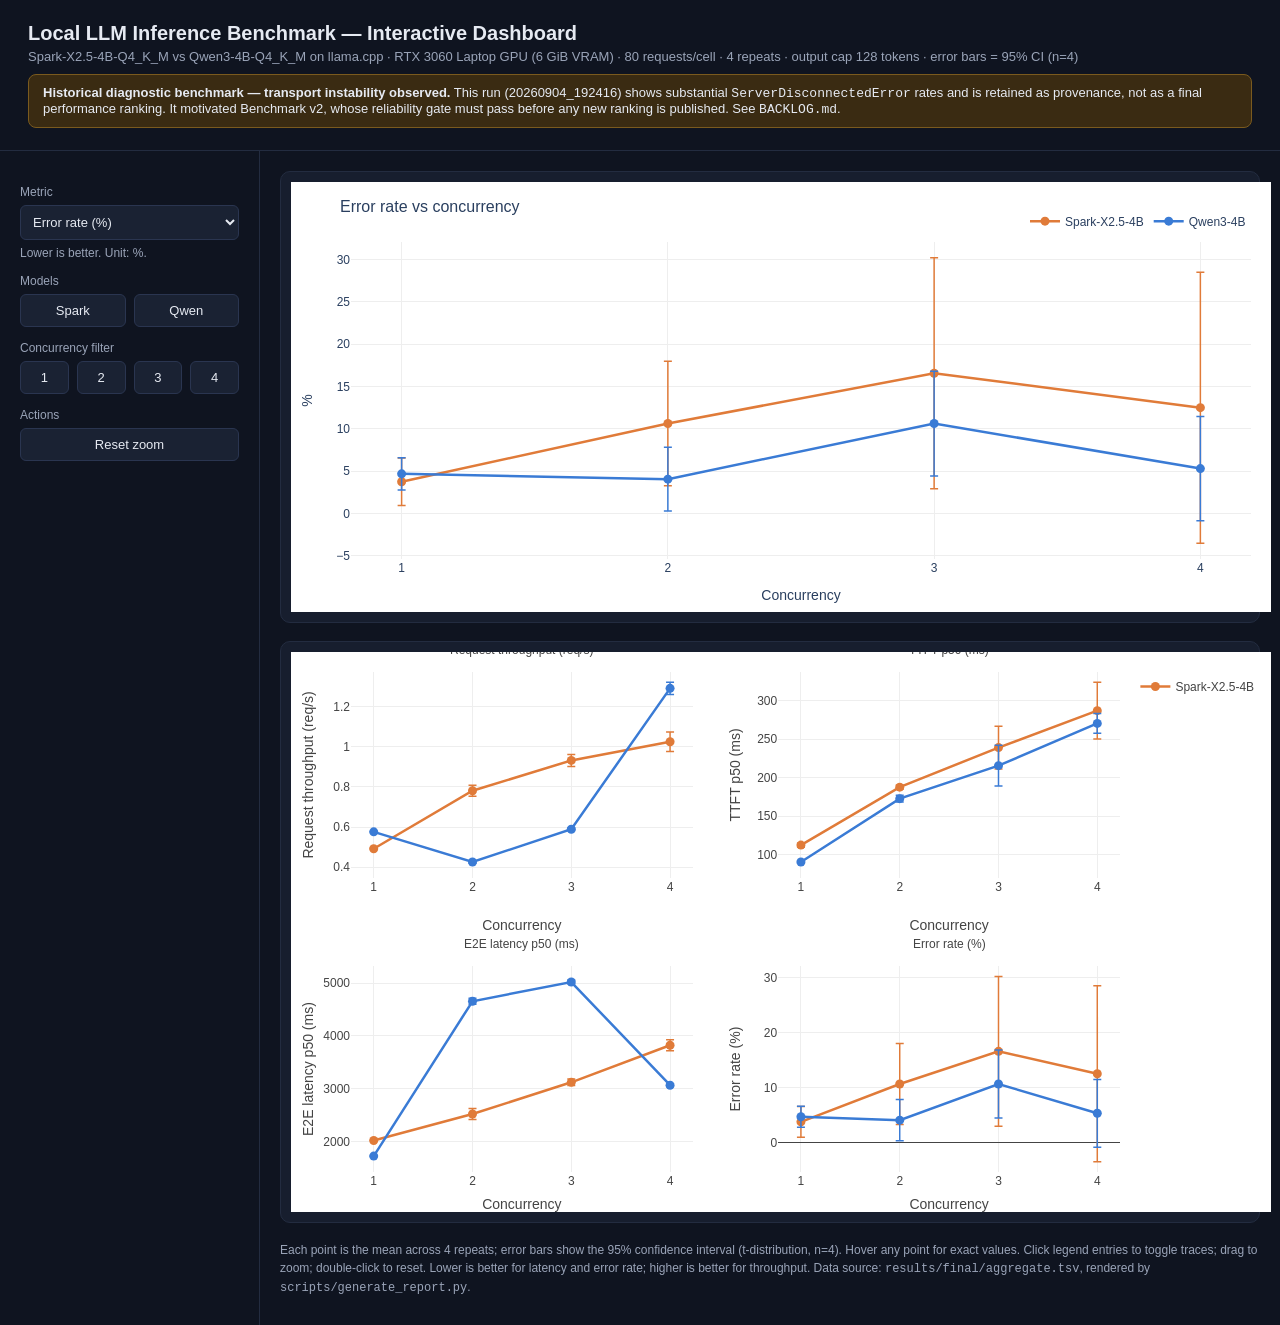
<file: docs/history/v1/index.html>
<!DOCTYPE html>
<html lang="en">
<head>
<meta charset="utf-8">
<meta name="viewport" content="width=device-width, initial-scale=1">
<title>Local LLM Inference Benchmark — Interactive Dashboard</title>
<script src="https://cdn.plot.ly/plotly-2.35.2.min.js" charset="utf-8"></script>
<style>
  :root { --bg:#0f1420; --panel:#171e2e; --text:#e6eaf2; --muted:#9aa4b8; --accent:#3a7bd5; }
  * { box-sizing: border-box; }
  body { margin:0; font-family: -apple-system, Segoe UI, Roboto, Helvetica, Arial, sans-serif;
         background:var(--bg); color:var(--text); }
  header { padding:22px 28px; border-bottom:1px solid #232c40; }
  header h1 { margin:0 0 4px; font-size:20px; }
  header p { margin:0; color:var(--muted); font-size:13px; }
  .wrap { display:flex; }
  .controls { width:260px; padding:20px; border-right:1px solid #232c40; flex-shrink:0; }
  .controls label { display:block; font-size:12px; color:var(--muted); margin:14px 0 6px; }
  .controls select, .controls button { width:100%; padding:8px; border-radius:6px; border:1px solid #2a3550;
      background:#1a2233; color:var(--text); font-size:13px; }
  .model-toggles { display:flex; gap:8px; margin-top:4px; }
  .model-toggles button { flex:1; }
  .model-toggles button.off { opacity:0.4; }
  .content { flex:1; padding:20px; }
  .chart { background:var(--panel); border:1px solid #232c40; border-radius:10px;
            padding:10px; margin-bottom:18px; }
  .note { color:var(--muted); font-size:12px; line-height:1.5; }
  .metric-desc { color:var(--muted); font-size:12px; margin:6px 0 0; }
</style>
</head>
<body>
<header>
  <h1>Local LLM Inference Benchmark — Interactive Dashboard</h1>
  <p>Spark-X2.5-4B-Q4_K_M vs Qwen3-4B-Q4_K_M on llama.cpp · RTX 3060 Laptop GPU (6 GiB VRAM)
     · 80 requests/cell · 4 repeats · output cap 128 tokens · error bars = 95% CI (n=4)</p>
  <div style="background:#3a2b12;border:1px solid #7a5a1e;border-radius:8px;padding:10px 14px;margin-top:10px;font-size:13px;">
    <strong>Historical diagnostic benchmark — transport instability observed.</strong>
    This run (20260904_192416) shows substantial <code>ServerDisconnectedError</code>
    rates and is retained as provenance, not as a final performance ranking. It
    motivated Benchmark v2, whose reliability gate must pass before any new
    ranking is published. See <code>BACKLOG.md</code>.
  </div>
</header>
<div class="wrap">
  <div class="controls">
    <label for="metric">Metric</label>
    <select id="metric"></select>
    <p class="metric-desc" id="metric-desc"></p>
    <label>Models</label>
    <div class="model-toggles">
      <button id="toggle-spark" onclick="toggleModel(0)">Spark</button>
      <button id="toggle-qwen" onclick="toggleModel(1)">Qwen</button>
    </div>
    <label>Concurrency filter</label>
    <div class="model-toggles" id="conc-filter"></div>
    <label>Actions</label>
    <button onclick="resetZoom()">Reset zoom</button>
  </div>
  <div class="content">
    <div class="chart" id="main-chart"></div>
    <div class="chart" id="grid-chart"></div>
    <p class="note">
      Each point is the mean across 4 repeats; error bars show the 95% confidence interval (t-distribution, n=4).
      Hover any point for exact values. Click legend entries to toggle traces; drag to zoom; double-click to reset.
      Lower is better for latency and error rate; higher is better for throughput. Data source:
      <code>results/final/aggregate.tsv</code>, rendered by <code>scripts/generate_report.py</code>.
    </p>
  </div>
</div>
<script>
const DATA = {"metrics": [{"key": "error_rate_pct", "label": "Error rate", "unit": "%", "direction": "lower"}, {"key": "ttft_p50_ms", "label": "TTFT p50", "unit": "ms", "direction": "lower"}, {"key": "ttft_p95_ms", "label": "TTFT p95", "unit": "ms", "direction": "lower"}, {"key": "itl_p50_ms", "label": "Inter-token latency p50", "unit": "ms", "direction": "lower"}, {"key": "itl_p95_ms", "label": "Inter-token latency p95", "unit": "ms", "direction": "lower"}, {"key": "latency_p50_ms", "label": "E2E latency p50", "unit": "ms", "direction": "lower"}, {"key": "latency_p95_ms", "label": "E2E latency p95", "unit": "ms", "direction": "lower"}, {"key": "request_tps", "label": "Request throughput", "unit": "req/s", "direction": "higher"}, {"key": "output_tps", "label": "Output token throughput", "unit": "tok/s", "direction": "higher"}, {"key": "peak_vram_mib", "label": "Peak VRAM", "unit": "MiB", "direction": "lower"}, {"key": "peak_power_w", "label": "Peak power", "unit": "W", "direction": "lower"}], "figs": {"error_rate_pct": {"data": [{"error_y": {"array": [2.8125, 7.3521, 13.6221, 15.9926], "color": "#e07b39", "thickness": 1.5, "type": "data", "visible": true}, "hovertemplate": "Spark-X2.5-4B<br>concurrency=%{x}<br>Error rate=%{y:.3f} %<br>\u00b1 %{error_y.array:.3f}<extra></extra>", "line": {"color": "#e07b39", "width": 2.5}, "marker": {"size": 9}, "mode": "lines+markers", "name": "Spark-X2.5-4B", "x": [1, 2, 3, 4], "y": [3.75, 10.625, 16.5625, 12.5], "type": "scatter"}, {"error_y": {"array": [1.9041, 3.7646, 6.1833, 6.1566], "color": "#3a7bd5", "thickness": 1.5, "type": "data", "visible": true}, "hovertemplate": "Qwen3-4B<br>concurrency=%{x}<br>Error rate=%{y:.3f} %<br>\u00b1 %{error_y.array:.3f}<extra></extra>", "line": {"color": "#3a7bd5", "width": 2.5}, "marker": {"size": 9}, "mode": "lines+markers", "name": "Qwen3-4B", "x": [1, 2, 3, 4], "y": [4.6875, 4.0625, 10.625, 5.3125], "type": "scatter"}], "layout": {"template": {"data": {"barpolar": [{"marker": {"line": {"color": "white", "width": 0.5}, "pattern": {"fillmode": "overlay", "size": 10, "solidity": 0.2}}, "type": "barpolar"}], "bar": [{"error_x": {"color": "#2a3f5f"}, "error_y": {"color": "#2a3f5f"}, "marker": {"line": {"color": "white", "width": 0.5}, "pattern": {"fillmode": "overlay", "size": 10, "solidity": 0.2}}, "type": "bar"}], "carpet": [{"aaxis": {"endlinecolor": "#2a3f5f", "gridcolor": "#C8D4E3", "linecolor": "#C8D4E3", "minorgridcolor": "#C8D4E3", "startlinecolor": "#2a3f5f"}, "baxis": {"endlinecolor": "#2a3f5f", "gridcolor": "#C8D4E3", "linecolor": "#C8D4E3", "minorgridcolor": "#C8D4E3", "startlinecolor": "#2a3f5f"}, "type": "carpet"}], "choropleth": [{"colorbar": {"outlinewidth": 0, "ticks": ""}, "type": "choropleth"}], "contourcarpet": [{"colorbar": {"outlinewidth": 0, "ticks": ""}, "type": "contourcarpet"}], "contour": [{"colorbar": {"outlinewidth": 0, "ticks": ""}, "colorscale": [[0.0, "#0d0887"], [0.1111111111111111, "#46039f"], [0.2222222222222222, "#7201a8"], [0.3333333333333333, "#9c179e"], [0.4444444444444444, "#bd3786"], [0.5555555555555556, "#d8576b"], [0.6666666666666666, "#ed7953"], [0.7777777777777778, "#fb9f3a"], [0.8888888888888888, "#fdca26"], [1.0, "#f0f921"]], "type": "contour"}], "heatmapgl": [{"colorbar": {"outlinewidth": 0, "ticks": ""}, "colorscale": [[0.0, "#0d0887"], [0.1111111111111111, "#46039f"], [0.2222222222222222, "#7201a8"], [0.3333333333333333, "#9c179e"], [0.4444444444444444, "#bd3786"], [0.5555555555555556, "#d8576b"], [0.6666666666666666, "#ed7953"], [0.7777777777777778, "#fb9f3a"], [0.8888888888888888, "#fdca26"], [1.0, "#f0f921"]], "type": "heatmapgl"}], "heatmap": [{"colorbar": {"outlinewidth": 0, "ticks": ""}, "colorscale": [[0.0, "#0d0887"], [0.1111111111111111, "#46039f"], [0.2222222222222222, "#7201a8"], [0.3333333333333333, "#9c179e"], [0.4444444444444444, "#bd3786"], [0.5555555555555556, "#d8576b"], [0.6666666666666666, "#ed7953"], [0.7777777777777778, "#fb9f3a"], [0.8888888888888888, "#fdca26"], [1.0, "#f0f921"]], "type": "heatmap"}], "histogram2dcontour": [{"colorbar": {"outlinewidth": 0, "ticks": ""}, "colorscale": [[0.0, "#0d0887"], [0.1111111111111111, "#46039f"], [0.2222222222222222, "#7201a8"], [0.3333333333333333, "#9c179e"], [0.4444444444444444, "#bd3786"], [0.5555555555555556, "#d8576b"], [0.6666666666666666, "#ed7953"], [0.7777777777777778, "#fb9f3a"], [0.8888888888888888, "#fdca26"], [1.0, "#f0f921"]], "type": "histogram2dcontour"}], "histogram2d": [{"colorbar": {"outlinewidth": 0, "ticks": ""}, "colorscale": [[0.0, "#0d0887"], [0.1111111111111111, "#46039f"], [0.2222222222222222, "#7201a8"], [0.3333333333333333, "#9c179e"], [0.4444444444444444, "#bd3786"], [0.5555555555555556, "#d8576b"], [0.6666666666666666, "#ed7953"], [0.7777777777777778, "#fb9f3a"], [0.8888888888888888, "#fdca26"], [1.0, "#f0f921"]], "type": "histogram2d"}], "histogram": [{"marker": {"pattern": {"fillmode": "overlay", "size": 10, "solidity": 0.2}}, "type": "histogram"}], "mesh3d": [{"colorbar": {"outlinewidth": 0, "ticks": ""}, "type": "mesh3d"}], "parcoords": [{"line": {"colorbar": {"outlinewidth": 0, "ticks": ""}}, "type": "parcoords"}], "pie": [{"automargin": true, "type": "pie"}], "scatter3d": [{"line": {"colorbar": {"outlinewidth": 0, "ticks": ""}}, "marker": {"colorbar": {"outlinewidth": 0, "ticks": ""}}, "type": "scatter3d"}], "scattercarpet": [{"marker": {"colorbar": {"outlinewidth": 0, "ticks": ""}}, "type": "scattercarpet"}], "scattergeo": [{"marker": {"colorbar": {"outlinewidth": 0, "ticks": ""}}, "type": "scattergeo"}], "scattergl": [{"marker": {"colorbar": {"outlinewidth": 0, "ticks": ""}}, "type": "scattergl"}], "scattermapbox": [{"marker": {"colorbar": {"outlinewidth": 0, "ticks": ""}}, "type": "scattermapbox"}], "scatterpolargl": [{"marker": {"colorbar": {"outlinewidth": 0, "ticks": ""}}, "type": "scatterpolargl"}], "scatterpolar": [{"marker": {"colorbar": {"outlinewidth": 0, "ticks": ""}}, "type": "scatterpolar"}], "scatter": [{"fillpattern": {"fillmode": "overlay", "size": 10, "solidity": 0.2}, "type": "scatter"}], "scatterternary": [{"marker": {"colorbar": {"outlinewidth": 0, "ticks": ""}}, "type": "scatterternary"}], "surface": [{"colorbar": {"outlinewidth": 0, "ticks": ""}, "colorscale": [[0.0, "#0d0887"], [0.1111111111111111, "#46039f"], [0.2222222222222222, "#7201a8"], [0.3333333333333333, "#9c179e"], [0.4444444444444444, "#bd3786"], [0.5555555555555556, "#d8576b"], [0.6666666666666666, "#ed7953"], [0.7777777777777778, "#fb9f3a"], [0.8888888888888888, "#fdca26"], [1.0, "#f0f921"]], "type": "surface"}], "table": [{"cells": {"fill": {"color": "#EBF0F8"}, "line": {"color": "white"}}, "header": {"fill": {"color": "#C8D4E3"}, "line": {"color": "white"}}, "type": "table"}]}, "layout": {"annotationdefaults": {"arrowcolor": "#2a3f5f", "arrowhead": 0, "arrowwidth": 1}, "autotypenumbers": "strict", "coloraxis": {"colorbar": {"outlinewidth": 0, "ticks": ""}}, "colorscale": {"diverging": [[0, "#8e0152"], [0.1, "#c51b7d"], [0.2, "#de77ae"], [0.3, "#f1b6da"], [0.4, "#fde0ef"], [0.5, "#f7f7f7"], [0.6, "#e6f5d0"], [0.7, "#b8e186"], [0.8, "#7fbc41"], [0.9, "#4d9221"], [1, "#276419"]], "sequential": [[0.0, "#0d0887"], [0.1111111111111111, "#46039f"], [0.2222222222222222, "#7201a8"], [0.3333333333333333, "#9c179e"], [0.4444444444444444, "#bd3786"], [0.5555555555555556, "#d8576b"], [0.6666666666666666, "#ed7953"], [0.7777777777777778, "#fb9f3a"], [0.8888888888888888, "#fdca26"], [1.0, "#f0f921"]], "sequentialminus": [[0.0, "#0d0887"], [0.1111111111111111, "#46039f"], [0.2222222222222222, "#7201a8"], [0.3333333333333333, "#9c179e"], [0.4444444444444444, "#bd3786"], [0.5555555555555556, "#d8576b"], [0.6666666666666666, "#ed7953"], [0.7777777777777778, "#fb9f3a"], [0.8888888888888888, "#fdca26"], [1.0, "#f0f921"]]}, "colorway": ["#636efa", "#EF553B", "#00cc96", "#ab63fa", "#FFA15A", "#19d3f3", "#FF6692", "#B6E880", "#FF97FF", "#FECB52"], "font": {"color": "#2a3f5f"}, "geo": {"bgcolor": "white", "lakecolor": "white", "landcolor": "white", "showlakes": true, "showland": true, "subunitcolor": "#C8D4E3"}, "hoverlabel": {"align": "left"}, "hovermode": "closest", "mapbox": {"style": "light"}, "paper_bgcolor": "white", "plot_bgcolor": "white", "polar": {"angularaxis": {"gridcolor": "#EBF0F8", "linecolor": "#EBF0F8", "ticks": ""}, "bgcolor": "white", "radialaxis": {"gridcolor": "#EBF0F8", "linecolor": "#EBF0F8", "ticks": ""}}, "scene": {"xaxis": {"backgroundcolor": "white", "gridcolor": "#DFE8F3", "gridwidth": 2, "linecolor": "#EBF0F8", "showbackground": true, "ticks": "", "zerolinecolor": "#EBF0F8"}, "yaxis": {"backgroundcolor": "white", "gridcolor": "#DFE8F3", "gridwidth": 2, "linecolor": "#EBF0F8", "showbackground": true, "ticks": "", "zerolinecolor": "#EBF0F8"}, "zaxis": {"backgroundcolor": "white", "gridcolor": "#DFE8F3", "gridwidth": 2, "linecolor": "#EBF0F8", "showbackground": true, "ticks": "", "zerolinecolor": "#EBF0F8"}}, "shapedefaults": {"line": {"color": "#2a3f5f"}}, "ternary": {"aaxis": {"gridcolor": "#DFE8F3", "linecolor": "#A2B1C6", "ticks": ""}, "baxis": {"gridcolor": "#DFE8F3", "linecolor": "#A2B1C6", "ticks": ""}, "bgcolor": "white", "caxis": {"gridcolor": "#DFE8F3", "linecolor": "#A2B1C6", "ticks": ""}}, "title": {"x": 0.05}, "xaxis": {"automargin": true, "gridcolor": "#EBF0F8", "linecolor": "#EBF0F8", "ticks": "", "title": {"standoff": 15}, "zerolinecolor": "#EBF0F8", "zerolinewidth": 2}, "yaxis": {"automargin": true, "gridcolor": "#EBF0F8", "linecolor": "#EBF0F8", "ticks": "", "title": {"standoff": 15}, "zerolinecolor": "#EBF0F8", "zerolinewidth": 2}}}, "title": {"font": {"size": 16}, "text": "Error rate vs concurrency"}, "xaxis": {"title": {"text": "Concurrency"}, "dtick": 1, "gridcolor": "#eee"}, "yaxis": {"title": {"text": "%"}, "gridcolor": "#eee", "zeroline": false}, "margin": {"l": 60, "r": 20, "t": 60, "b": 45}, "legend": {"orientation": "h", "yanchor": "bottom", "y": 1.02, "xanchor": "right", "x": 1}, "height": 430}}, "ttft_p50_ms": {"data": [{"error_y": {"array": [2.7495, 2.8499, 27.8133, 36.8042], "color": "#e07b39", "thickness": 1.5, "type": "data", "visible": true}, "hovertemplate": "Spark-X2.5-4B<br>concurrency=%{x}<br>TTFT p50=%{y:.3f} ms<br>\u00b1 %{error_y.array:.3f}<extra></extra>", "line": {"color": "#e07b39", "width": 2.5}, "marker": {"size": 9}, "mode": "lines+markers", "name": "Spark-X2.5-4B", "x": [1, 2, 3, 4], "y": [112.5757, 187.7931, 239.0772, 287.0188], "type": "scatter"}, {"error_y": {"array": [1.0714, 4.4463, 26.309, 12.9436], "color": "#3a7bd5", "thickness": 1.5, "type": "data", "visible": true}, "hovertemplate": "Qwen3-4B<br>concurrency=%{x}<br>TTFT p50=%{y:.3f} ms<br>\u00b1 %{error_y.array:.3f}<extra></extra>", "line": {"color": "#3a7bd5", "width": 2.5}, "marker": {"size": 9}, "mode": "lines+markers", "name": "Qwen3-4B", "x": [1, 2, 3, 4], "y": [90.6884, 172.8166, 215.6772, 270.5055], "type": "scatter"}], "layout": {"template": {"data": {"barpolar": [{"marker": {"line": {"color": "white", "width": 0.5}, "pattern": {"fillmode": "overlay", "size": 10, "solidity": 0.2}}, "type": "barpolar"}], "bar": [{"error_x": {"color": "#2a3f5f"}, "error_y": {"color": "#2a3f5f"}, "marker": {"line": {"color": "white", "width": 0.5}, "pattern": {"fillmode": "overlay", "size": 10, "solidity": 0.2}}, "type": "bar"}], "carpet": [{"aaxis": {"endlinecolor": "#2a3f5f", "gridcolor": "#C8D4E3", "linecolor": "#C8D4E3", "minorgridcolor": "#C8D4E3", "startlinecolor": "#2a3f5f"}, "baxis": {"endlinecolor": "#2a3f5f", "gridcolor": "#C8D4E3", "linecolor": "#C8D4E3", "minorgridcolor": "#C8D4E3", "startlinecolor": "#2a3f5f"}, "type": "carpet"}], "choropleth": [{"colorbar": {"outlinewidth": 0, "ticks": ""}, "type": "choropleth"}], "contourcarpet": [{"colorbar": {"outlinewidth": 0, "ticks": ""}, "type": "contourcarpet"}], "contour": [{"colorbar": {"outlinewidth": 0, "ticks": ""}, "colorscale": [[0.0, "#0d0887"], [0.1111111111111111, "#46039f"], [0.2222222222222222, "#7201a8"], [0.3333333333333333, "#9c179e"], [0.4444444444444444, "#bd3786"], [0.5555555555555556, "#d8576b"], [0.6666666666666666, "#ed7953"], [0.7777777777777778, "#fb9f3a"], [0.8888888888888888, "#fdca26"], [1.0, "#f0f921"]], "type": "contour"}], "heatmapgl": [{"colorbar": {"outlinewidth": 0, "ticks": ""}, "colorscale": [[0.0, "#0d0887"], [0.1111111111111111, "#46039f"], [0.2222222222222222, "#7201a8"], [0.3333333333333333, "#9c179e"], [0.4444444444444444, "#bd3786"], [0.5555555555555556, "#d8576b"], [0.6666666666666666, "#ed7953"], [0.7777777777777778, "#fb9f3a"], [0.8888888888888888, "#fdca26"], [1.0, "#f0f921"]], "type": "heatmapgl"}], "heatmap": [{"colorbar": {"outlinewidth": 0, "ticks": ""}, "colorscale": [[0.0, "#0d0887"], [0.1111111111111111, "#46039f"], [0.2222222222222222, "#7201a8"], [0.3333333333333333, "#9c179e"], [0.4444444444444444, "#bd3786"], [0.5555555555555556, "#d8576b"], [0.6666666666666666, "#ed7953"], [0.7777777777777778, "#fb9f3a"], [0.8888888888888888, "#fdca26"], [1.0, "#f0f921"]], "type": "heatmap"}], "histogram2dcontour": [{"colorbar": {"outlinewidth": 0, "ticks": ""}, "colorscale": [[0.0, "#0d0887"], [0.1111111111111111, "#46039f"], [0.2222222222222222, "#7201a8"], [0.3333333333333333, "#9c179e"], [0.4444444444444444, "#bd3786"], [0.5555555555555556, "#d8576b"], [0.6666666666666666, "#ed7953"], [0.7777777777777778, "#fb9f3a"], [0.8888888888888888, "#fdca26"], [1.0, "#f0f921"]], "type": "histogram2dcontour"}], "histogram2d": [{"colorbar": {"outlinewidth": 0, "ticks": ""}, "colorscale": [[0.0, "#0d0887"], [0.1111111111111111, "#46039f"], [0.2222222222222222, "#7201a8"], [0.3333333333333333, "#9c179e"], [0.4444444444444444, "#bd3786"], [0.5555555555555556, "#d8576b"], [0.6666666666666666, "#ed7953"], [0.7777777777777778, "#fb9f3a"], [0.8888888888888888, "#fdca26"], [1.0, "#f0f921"]], "type": "histogram2d"}], "histogram": [{"marker": {"pattern": {"fillmode": "overlay", "size": 10, "solidity": 0.2}}, "type": "histogram"}], "mesh3d": [{"colorbar": {"outlinewidth": 0, "ticks": ""}, "type": "mesh3d"}], "parcoords": [{"line": {"colorbar": {"outlinewidth": 0, "ticks": ""}}, "type": "parcoords"}], "pie": [{"automargin": true, "type": "pie"}], "scatter3d": [{"line": {"colorbar": {"outlinewidth": 0, "ticks": ""}}, "marker": {"colorbar": {"outlinewidth": 0, "ticks": ""}}, "type": "scatter3d"}], "scattercarpet": [{"marker": {"colorbar": {"outlinewidth": 0, "ticks": ""}}, "type": "scattercarpet"}], "scattergeo": [{"marker": {"colorbar": {"outlinewidth": 0, "ticks": ""}}, "type": "scattergeo"}], "scattergl": [{"marker": {"colorbar": {"outlinewidth": 0, "ticks": ""}}, "type": "scattergl"}], "scattermapbox": [{"marker": {"colorbar": {"outlinewidth": 0, "ticks": ""}}, "type": "scattermapbox"}], "scatterpolargl": [{"marker": {"colorbar": {"outlinewidth": 0, "ticks": ""}}, "type": "scatterpolargl"}], "scatterpolar": [{"marker": {"colorbar": {"outlinewidth": 0, "ticks": ""}}, "type": "scatterpolar"}], "scatter": [{"fillpattern": {"fillmode": "overlay", "size": 10, "solidity": 0.2}, "type": "scatter"}], "scatterternary": [{"marker": {"colorbar": {"outlinewidth": 0, "ticks": ""}}, "type": "scatterternary"}], "surface": [{"colorbar": {"outlinewidth": 0, "ticks": ""}, "colorscale": [[0.0, "#0d0887"], [0.1111111111111111, "#46039f"], [0.2222222222222222, "#7201a8"], [0.3333333333333333, "#9c179e"], [0.4444444444444444, "#bd3786"], [0.5555555555555556, "#d8576b"], [0.6666666666666666, "#ed7953"], [0.7777777777777778, "#fb9f3a"], [0.8888888888888888, "#fdca26"], [1.0, "#f0f921"]], "type": "surface"}], "table": [{"cells": {"fill": {"color": "#EBF0F8"}, "line": {"color": "white"}}, "header": {"fill": {"color": "#C8D4E3"}, "line": {"color": "white"}}, "type": "table"}]}, "layout": {"annotationdefaults": {"arrowcolor": "#2a3f5f", "arrowhead": 0, "arrowwidth": 1}, "autotypenumbers": "strict", "coloraxis": {"colorbar": {"outlinewidth": 0, "ticks": ""}}, "colorscale": {"diverging": [[0, "#8e0152"], [0.1, "#c51b7d"], [0.2, "#de77ae"], [0.3, "#f1b6da"], [0.4, "#fde0ef"], [0.5, "#f7f7f7"], [0.6, "#e6f5d0"], [0.7, "#b8e186"], [0.8, "#7fbc41"], [0.9, "#4d9221"], [1, "#276419"]], "sequential": [[0.0, "#0d0887"], [0.1111111111111111, "#46039f"], [0.2222222222222222, "#7201a8"], [0.3333333333333333, "#9c179e"], [0.4444444444444444, "#bd3786"], [0.5555555555555556, "#d8576b"], [0.6666666666666666, "#ed7953"], [0.7777777777777778, "#fb9f3a"], [0.8888888888888888, "#fdca26"], [1.0, "#f0f921"]], "sequentialminus": [[0.0, "#0d0887"], [0.1111111111111111, "#46039f"], [0.2222222222222222, "#7201a8"], [0.3333333333333333, "#9c179e"], [0.4444444444444444, "#bd3786"], [0.5555555555555556, "#d8576b"], [0.6666666666666666, "#ed7953"], [0.7777777777777778, "#fb9f3a"], [0.8888888888888888, "#fdca26"], [1.0, "#f0f921"]]}, "colorway": ["#636efa", "#EF553B", "#00cc96", "#ab63fa", "#FFA15A", "#19d3f3", "#FF6692", "#B6E880", "#FF97FF", "#FECB52"], "font": {"color": "#2a3f5f"}, "geo": {"bgcolor": "white", "lakecolor": "white", "landcolor": "white", "showlakes": true, "showland": true, "subunitcolor": "#C8D4E3"}, "hoverlabel": {"align": "left"}, "hovermode": "closest", "mapbox": {"style": "light"}, "paper_bgcolor": "white", "plot_bgcolor": "white", "polar": {"angularaxis": {"gridcolor": "#EBF0F8", "linecolor": "#EBF0F8", "ticks": ""}, "bgcolor": "white", "radialaxis": {"gridcolor": "#EBF0F8", "linecolor": "#EBF0F8", "ticks": ""}}, "scene": {"xaxis": {"backgroundcolor": "white", "gridcolor": "#DFE8F3", "gridwidth": 2, "linecolor": "#EBF0F8", "showbackground": true, "ticks": "", "zerolinecolor": "#EBF0F8"}, "yaxis": {"backgroundcolor": "white", "gridcolor": "#DFE8F3", "gridwidth": 2, "linecolor": "#EBF0F8", "showbackground": true, "ticks": "", "zerolinecolor": "#EBF0F8"}, "zaxis": {"backgroundcolor": "white", "gridcolor": "#DFE8F3", "gridwidth": 2, "linecolor": "#EBF0F8", "showbackground": true, "ticks": "", "zerolinecolor": "#EBF0F8"}}, "shapedefaults": {"line": {"color": "#2a3f5f"}}, "ternary": {"aaxis": {"gridcolor": "#DFE8F3", "linecolor": "#A2B1C6", "ticks": ""}, "baxis": {"gridcolor": "#DFE8F3", "linecolor": "#A2B1C6", "ticks": ""}, "bgcolor": "white", "caxis": {"gridcolor": "#DFE8F3", "linecolor": "#A2B1C6", "ticks": ""}}, "title": {"x": 0.05}, "xaxis": {"automargin": true, "gridcolor": "#EBF0F8", "linecolor": "#EBF0F8", "ticks": "", "title": {"standoff": 15}, "zerolinecolor": "#EBF0F8", "zerolinewidth": 2}, "yaxis": {"automargin": true, "gridcolor": "#EBF0F8", "linecolor": "#EBF0F8", "ticks": "", "title": {"standoff": 15}, "zerolinecolor": "#EBF0F8", "zerolinewidth": 2}}}, "title": {"font": {"size": 16}, "text": "TTFT p50 vs concurrency"}, "xaxis": {"title": {"text": "Concurrency"}, "dtick": 1, "gridcolor": "#eee"}, "yaxis": {"title": {"text": "ms"}, "gridcolor": "#eee", "zeroline": false}, "margin": {"l": 60, "r": 20, "t": 60, "b": 45}, "legend": {"orientation": "h", "yanchor": "bottom", "y": 1.02, "xanchor": "right", "x": 1}, "height": 430}}, "ttft_p95_ms": {"data": [{"error_y": {"array": [13.8573, 15.2242, 16.3954, 26.5524], "color": "#e07b39", "thickness": 1.5, "type": "data", "visible": true}, "hovertemplate": "Spark-X2.5-4B<br>concurrency=%{x}<br>TTFT p95=%{y:.3f} ms<br>\u00b1 %{error_y.array:.3f}<extra></extra>", "line": {"color": "#e07b39", "width": 2.5}, "marker": {"size": 9}, "mode": "lines+markers", "name": "Spark-X2.5-4B", "x": [1, 2, 3, 4], "y": [132.0036, 219.8126, 276.127, 353.1504], "type": "scatter"}, {"error_y": {"array": [6.0759, 9.9074, 25.8943, 12.9657], "color": "#3a7bd5", "thickness": 1.5, "type": "data", "visible": true}, "hovertemplate": "Qwen3-4B<br>concurrency=%{x}<br>TTFT p95=%{y:.3f} ms<br>\u00b1 %{error_y.array:.3f}<extra></extra>", "line": {"color": "#3a7bd5", "width": 2.5}, "marker": {"size": 9}, "mode": "lines+markers", "name": "Qwen3-4B", "x": [1, 2, 3, 4], "y": [110.4709, 203.8073, 256.8266, 300.5969], "type": "scatter"}], "layout": {"template": {"data": {"barpolar": [{"marker": {"line": {"color": "white", "width": 0.5}, "pattern": {"fillmode": "overlay", "size": 10, "solidity": 0.2}}, "type": "barpolar"}], "bar": [{"error_x": {"color": "#2a3f5f"}, "error_y": {"color": "#2a3f5f"}, "marker": {"line": {"color": "white", "width": 0.5}, "pattern": {"fillmode": "overlay", "size": 10, "solidity": 0.2}}, "type": "bar"}], "carpet": [{"aaxis": {"endlinecolor": "#2a3f5f", "gridcolor": "#C8D4E3", "linecolor": "#C8D4E3", "minorgridcolor": "#C8D4E3", "startlinecolor": "#2a3f5f"}, "baxis": {"endlinecolor": "#2a3f5f", "gridcolor": "#C8D4E3", "linecolor": "#C8D4E3", "minorgridcolor": "#C8D4E3", "startlinecolor": "#2a3f5f"}, "type": "carpet"}], "choropleth": [{"colorbar": {"outlinewidth": 0, "ticks": ""}, "type": "choropleth"}], "contourcarpet": [{"colorbar": {"outlinewidth": 0, "ticks": ""}, "type": "contourcarpet"}], "contour": [{"colorbar": {"outlinewidth": 0, "ticks": ""}, "colorscale": [[0.0, "#0d0887"], [0.1111111111111111, "#46039f"], [0.2222222222222222, "#7201a8"], [0.3333333333333333, "#9c179e"], [0.4444444444444444, "#bd3786"], [0.5555555555555556, "#d8576b"], [0.6666666666666666, "#ed7953"], [0.7777777777777778, "#fb9f3a"], [0.8888888888888888, "#fdca26"], [1.0, "#f0f921"]], "type": "contour"}], "heatmapgl": [{"colorbar": {"outlinewidth": 0, "ticks": ""}, "colorscale": [[0.0, "#0d0887"], [0.1111111111111111, "#46039f"], [0.2222222222222222, "#7201a8"], [0.3333333333333333, "#9c179e"], [0.4444444444444444, "#bd3786"], [0.5555555555555556, "#d8576b"], [0.6666666666666666, "#ed7953"], [0.7777777777777778, "#fb9f3a"], [0.8888888888888888, "#fdca26"], [1.0, "#f0f921"]], "type": "heatmapgl"}], "heatmap": [{"colorbar": {"outlinewidth": 0, "ticks": ""}, "colorscale": [[0.0, "#0d0887"], [0.1111111111111111, "#46039f"], [0.2222222222222222, "#7201a8"], [0.3333333333333333, "#9c179e"], [0.4444444444444444, "#bd3786"], [0.5555555555555556, "#d8576b"], [0.6666666666666666, "#ed7953"], [0.7777777777777778, "#fb9f3a"], [0.8888888888888888, "#fdca26"], [1.0, "#f0f921"]], "type": "heatmap"}], "histogram2dcontour": [{"colorbar": {"outlinewidth": 0, "ticks": ""}, "colorscale": [[0.0, "#0d0887"], [0.1111111111111111, "#46039f"], [0.2222222222222222, "#7201a8"], [0.3333333333333333, "#9c179e"], [0.4444444444444444, "#bd3786"], [0.5555555555555556, "#d8576b"], [0.6666666666666666, "#ed7953"], [0.7777777777777778, "#fb9f3a"], [0.8888888888888888, "#fdca26"], [1.0, "#f0f921"]], "type": "histogram2dcontour"}], "histogram2d": [{"colorbar": {"outlinewidth": 0, "ticks": ""}, "colorscale": [[0.0, "#0d0887"], [0.1111111111111111, "#46039f"], [0.2222222222222222, "#7201a8"], [0.3333333333333333, "#9c179e"], [0.4444444444444444, "#bd3786"], [0.5555555555555556, "#d8576b"], [0.6666666666666666, "#ed7953"], [0.7777777777777778, "#fb9f3a"], [0.8888888888888888, "#fdca26"], [1.0, "#f0f921"]], "type": "histogram2d"}], "histogram": [{"marker": {"pattern": {"fillmode": "overlay", "size": 10, "solidity": 0.2}}, "type": "histogram"}], "mesh3d": [{"colorbar": {"outlinewidth": 0, "ticks": ""}, "type": "mesh3d"}], "parcoords": [{"line": {"colorbar": {"outlinewidth": 0, "ticks": ""}}, "type": "parcoords"}], "pie": [{"automargin": true, "type": "pie"}], "scatter3d": [{"line": {"colorbar": {"outlinewidth": 0, "ticks": ""}}, "marker": {"colorbar": {"outlinewidth": 0, "ticks": ""}}, "type": "scatter3d"}], "scattercarpet": [{"marker": {"colorbar": {"outlinewidth": 0, "ticks": ""}}, "type": "scattercarpet"}], "scattergeo": [{"marker": {"colorbar": {"outlinewidth": 0, "ticks": ""}}, "type": "scattergeo"}], "scattergl": [{"marker": {"colorbar": {"outlinewidth": 0, "ticks": ""}}, "type": "scattergl"}], "scattermapbox": [{"marker": {"colorbar": {"outlinewidth": 0, "ticks": ""}}, "type": "scattermapbox"}], "scatterpolargl": [{"marker": {"colorbar": {"outlinewidth": 0, "ticks": ""}}, "type": "scatterpolargl"}], "scatterpolar": [{"marker": {"colorbar": {"outlinewidth": 0, "ticks": ""}}, "type": "scatterpolar"}], "scatter": [{"fillpattern": {"fillmode": "overlay", "size": 10, "solidity": 0.2}, "type": "scatter"}], "scatterternary": [{"marker": {"colorbar": {"outlinewidth": 0, "ticks": ""}}, "type": "scatterternary"}], "surface": [{"colorbar": {"outlinewidth": 0, "ticks": ""}, "colorscale": [[0.0, "#0d0887"], [0.1111111111111111, "#46039f"], [0.2222222222222222, "#7201a8"], [0.3333333333333333, "#9c179e"], [0.4444444444444444, "#bd3786"], [0.5555555555555556, "#d8576b"], [0.6666666666666666, "#ed7953"], [0.7777777777777778, "#fb9f3a"], [0.8888888888888888, "#fdca26"], [1.0, "#f0f921"]], "type": "surface"}], "table": [{"cells": {"fill": {"color": "#EBF0F8"}, "line": {"color": "white"}}, "header": {"fill": {"color": "#C8D4E3"}, "line": {"color": "white"}}, "type": "table"}]}, "layout": {"annotationdefaults": {"arrowcolor": "#2a3f5f", "arrowhead": 0, "arrowwidth": 1}, "autotypenumbers": "strict", "coloraxis": {"colorbar": {"outlinewidth": 0, "ticks": ""}}, "colorscale": {"diverging": [[0, "#8e0152"], [0.1, "#c51b7d"], [0.2, "#de77ae"], [0.3, "#f1b6da"], [0.4, "#fde0ef"], [0.5, "#f7f7f7"], [0.6, "#e6f5d0"], [0.7, "#b8e186"], [0.8, "#7fbc41"], [0.9, "#4d9221"], [1, "#276419"]], "sequential": [[0.0, "#0d0887"], [0.1111111111111111, "#46039f"], [0.2222222222222222, "#7201a8"], [0.3333333333333333, "#9c179e"], [0.4444444444444444, "#bd3786"], [0.5555555555555556, "#d8576b"], [0.6666666666666666, "#ed7953"], [0.7777777777777778, "#fb9f3a"], [0.8888888888888888, "#fdca26"], [1.0, "#f0f921"]], "sequentialminus": [[0.0, "#0d0887"], [0.1111111111111111, "#46039f"], [0.2222222222222222, "#7201a8"], [0.3333333333333333, "#9c179e"], [0.4444444444444444, "#bd3786"], [0.5555555555555556, "#d8576b"], [0.6666666666666666, "#ed7953"], [0.7777777777777778, "#fb9f3a"], [0.8888888888888888, "#fdca26"], [1.0, "#f0f921"]]}, "colorway": ["#636efa", "#EF553B", "#00cc96", "#ab63fa", "#FFA15A", "#19d3f3", "#FF6692", "#B6E880", "#FF97FF", "#FECB52"], "font": {"color": "#2a3f5f"}, "geo": {"bgcolor": "white", "lakecolor": "white", "landcolor": "white", "showlakes": true, "showland": true, "subunitcolor": "#C8D4E3"}, "hoverlabel": {"align": "left"}, "hovermode": "closest", "mapbox": {"style": "light"}, "paper_bgcolor": "white", "plot_bgcolor": "white", "polar": {"angularaxis": {"gridcolor": "#EBF0F8", "linecolor": "#EBF0F8", "ticks": ""}, "bgcolor": "white", "radialaxis": {"gridcolor": "#EBF0F8", "linecolor": "#EBF0F8", "ticks": ""}}, "scene": {"xaxis": {"backgroundcolor": "white", "gridcolor": "#DFE8F3", "gridwidth": 2, "linecolor": "#EBF0F8", "showbackground": true, "ticks": "", "zerolinecolor": "#EBF0F8"}, "yaxis": {"backgroundcolor": "white", "gridcolor": "#DFE8F3", "gridwidth": 2, "linecolor": "#EBF0F8", "showbackground": true, "ticks": "", "zerolinecolor": "#EBF0F8"}, "zaxis": {"backgroundcolor": "white", "gridcolor": "#DFE8F3", "gridwidth": 2, "linecolor": "#EBF0F8", "showbackground": true, "ticks": "", "zerolinecolor": "#EBF0F8"}}, "shapedefaults": {"line": {"color": "#2a3f5f"}}, "ternary": {"aaxis": {"gridcolor": "#DFE8F3", "linecolor": "#A2B1C6", "ticks": ""}, "baxis": {"gridcolor": "#DFE8F3", "linecolor": "#A2B1C6", "ticks": ""}, "bgcolor": "white", "caxis": {"gridcolor": "#DFE8F3", "linecolor": "#A2B1C6", "ticks": ""}}, "title": {"x": 0.05}, "xaxis": {"automargin": true, "gridcolor": "#EBF0F8", "linecolor": "#EBF0F8", "ticks": "", "title": {"standoff": 15}, "zerolinecolor": "#EBF0F8", "zerolinewidth": 2}, "yaxis": {"automargin": true, "gridcolor": "#EBF0F8", "linecolor": "#EBF0F8", "ticks": "", "title": {"standoff": 15}, "zerolinecolor": "#EBF0F8", "zerolinewidth": 2}}}, "title": {"font": {"size": 16}, "text": "TTFT p95 vs concurrency"}, "xaxis": {"title": {"text": "Concurrency"}, "dtick": 1, "gridcolor": "#eee"}, "yaxis": {"title": {"text": "ms"}, "gridcolor": "#eee", "zeroline": false}, "margin": {"l": 60, "r": 20, "t": 60, "b": 45}, "legend": {"orientation": "h", "yanchor": "bottom", "y": 1.02, "xanchor": "right", "x": 1}, "height": 430}}, "itl_p50_ms": {"data": [{"error_y": {"array": [0.0438, 0.8815, 0.5517, 1.1229], "color": "#e07b39", "thickness": 1.5, "type": "data", "visible": true}, "hovertemplate": "Spark-X2.5-4B<br>concurrency=%{x}<br>Inter-token latency p50=%{y:.3f} ms<br>\u00b1 %{error_y.array:.3f}<extra></extra>", "line": {"color": "#e07b39", "width": 2.5}, "marker": {"size": 9}, "mode": "lines+markers", "name": "Spark-X2.5-4B", "x": [1, 2, 3, 4], "y": [14.9657, 18.3571, 22.6581, 27.6621], "type": "scatter"}, {"error_y": {"array": [0.011, 0.4628, 0.1932, 0.2116], "color": "#3a7bd5", "thickness": 1.5, "type": "data", "visible": true}, "hovertemplate": "Qwen3-4B<br>concurrency=%{x}<br>Inter-token latency p50=%{y:.3f} ms<br>\u00b1 %{error_y.array:.3f}<extra></extra>", "line": {"color": "#3a7bd5", "width": 2.5}, "marker": {"size": 9}, "mode": "lines+markers", "name": "Qwen3-4B", "x": [1, 2, 3, 4], "y": [12.8235, 35.3315, 37.8633, 22.0135], "type": "scatter"}], "layout": {"template": {"data": {"barpolar": [{"marker": {"line": {"color": "white", "width": 0.5}, "pattern": {"fillmode": "overlay", "size": 10, "solidity": 0.2}}, "type": "barpolar"}], "bar": [{"error_x": {"color": "#2a3f5f"}, "error_y": {"color": "#2a3f5f"}, "marker": {"line": {"color": "white", "width": 0.5}, "pattern": {"fillmode": "overlay", "size": 10, "solidity": 0.2}}, "type": "bar"}], "carpet": [{"aaxis": {"endlinecolor": "#2a3f5f", "gridcolor": "#C8D4E3", "linecolor": "#C8D4E3", "minorgridcolor": "#C8D4E3", "startlinecolor": "#2a3f5f"}, "baxis": {"endlinecolor": "#2a3f5f", "gridcolor": "#C8D4E3", "linecolor": "#C8D4E3", "minorgridcolor": "#C8D4E3", "startlinecolor": "#2a3f5f"}, "type": "carpet"}], "choropleth": [{"colorbar": {"outlinewidth": 0, "ticks": ""}, "type": "choropleth"}], "contourcarpet": [{"colorbar": {"outlinewidth": 0, "ticks": ""}, "type": "contourcarpet"}], "contour": [{"colorbar": {"outlinewidth": 0, "ticks": ""}, "colorscale": [[0.0, "#0d0887"], [0.1111111111111111, "#46039f"], [0.2222222222222222, "#7201a8"], [0.3333333333333333, "#9c179e"], [0.4444444444444444, "#bd3786"], [0.5555555555555556, "#d8576b"], [0.6666666666666666, "#ed7953"], [0.7777777777777778, "#fb9f3a"], [0.8888888888888888, "#fdca26"], [1.0, "#f0f921"]], "type": "contour"}], "heatmapgl": [{"colorbar": {"outlinewidth": 0, "ticks": ""}, "colorscale": [[0.0, "#0d0887"], [0.1111111111111111, "#46039f"], [0.2222222222222222, "#7201a8"], [0.3333333333333333, "#9c179e"], [0.4444444444444444, "#bd3786"], [0.5555555555555556, "#d8576b"], [0.6666666666666666, "#ed7953"], [0.7777777777777778, "#fb9f3a"], [0.8888888888888888, "#fdca26"], [1.0, "#f0f921"]], "type": "heatmapgl"}], "heatmap": [{"colorbar": {"outlinewidth": 0, "ticks": ""}, "colorscale": [[0.0, "#0d0887"], [0.1111111111111111, "#46039f"], [0.2222222222222222, "#7201a8"], [0.3333333333333333, "#9c179e"], [0.4444444444444444, "#bd3786"], [0.5555555555555556, "#d8576b"], [0.6666666666666666, "#ed7953"], [0.7777777777777778, "#fb9f3a"], [0.8888888888888888, "#fdca26"], [1.0, "#f0f921"]], "type": "heatmap"}], "histogram2dcontour": [{"colorbar": {"outlinewidth": 0, "ticks": ""}, "colorscale": [[0.0, "#0d0887"], [0.1111111111111111, "#46039f"], [0.2222222222222222, "#7201a8"], [0.3333333333333333, "#9c179e"], [0.4444444444444444, "#bd3786"], [0.5555555555555556, "#d8576b"], [0.6666666666666666, "#ed7953"], [0.7777777777777778, "#fb9f3a"], [0.8888888888888888, "#fdca26"], [1.0, "#f0f921"]], "type": "histogram2dcontour"}], "histogram2d": [{"colorbar": {"outlinewidth": 0, "ticks": ""}, "colorscale": [[0.0, "#0d0887"], [0.1111111111111111, "#46039f"], [0.2222222222222222, "#7201a8"], [0.3333333333333333, "#9c179e"], [0.4444444444444444, "#bd3786"], [0.5555555555555556, "#d8576b"], [0.6666666666666666, "#ed7953"], [0.7777777777777778, "#fb9f3a"], [0.8888888888888888, "#fdca26"], [1.0, "#f0f921"]], "type": "histogram2d"}], "histogram": [{"marker": {"pattern": {"fillmode": "overlay", "size": 10, "solidity": 0.2}}, "type": "histogram"}], "mesh3d": [{"colorbar": {"outlinewidth": 0, "ticks": ""}, "type": "mesh3d"}], "parcoords": [{"line": {"colorbar": {"outlinewidth": 0, "ticks": ""}}, "type": "parcoords"}], "pie": [{"automargin": true, "type": "pie"}], "scatter3d": [{"line": {"colorbar": {"outlinewidth": 0, "ticks": ""}}, "marker": {"colorbar": {"outlinewidth": 0, "ticks": ""}}, "type": "scatter3d"}], "scattercarpet": [{"marker": {"colorbar": {"outlinewidth": 0, "ticks": ""}}, "type": "scattercarpet"}], "scattergeo": [{"marker": {"colorbar": {"outlinewidth": 0, "ticks": ""}}, "type": "scattergeo"}], "scattergl": [{"marker": {"colorbar": {"outlinewidth": 0, "ticks": ""}}, "type": "scattergl"}], "scattermapbox": [{"marker": {"colorbar": {"outlinewidth": 0, "ticks": ""}}, "type": "scattermapbox"}], "scatterpolargl": [{"marker": {"colorbar": {"outlinewidth": 0, "ticks": ""}}, "type": "scatterpolargl"}], "scatterpolar": [{"marker": {"colorbar": {"outlinewidth": 0, "ticks": ""}}, "type": "scatterpolar"}], "scatter": [{"fillpattern": {"fillmode": "overlay", "size": 10, "solidity": 0.2}, "type": "scatter"}], "scatterternary": [{"marker": {"colorbar": {"outlinewidth": 0, "ticks": ""}}, "type": "scatterternary"}], "surface": [{"colorbar": {"outlinewidth": 0, "ticks": ""}, "colorscale": [[0.0, "#0d0887"], [0.1111111111111111, "#46039f"], [0.2222222222222222, "#7201a8"], [0.3333333333333333, "#9c179e"], [0.4444444444444444, "#bd3786"], [0.5555555555555556, "#d8576b"], [0.6666666666666666, "#ed7953"], [0.7777777777777778, "#fb9f3a"], [0.8888888888888888, "#fdca26"], [1.0, "#f0f921"]], "type": "surface"}], "table": [{"cells": {"fill": {"color": "#EBF0F8"}, "line": {"color": "white"}}, "header": {"fill": {"color": "#C8D4E3"}, "line": {"color": "white"}}, "type": "table"}]}, "layout": {"annotationdefaults": {"arrowcolor": "#2a3f5f", "arrowhead": 0, "arrowwidth": 1}, "autotypenumbers": "strict", "coloraxis": {"colorbar": {"outlinewidth": 0, "ticks": ""}}, "colorscale": {"diverging": [[0, "#8e0152"], [0.1, "#c51b7d"], [0.2, "#de77ae"], [0.3, "#f1b6da"], [0.4, "#fde0ef"], [0.5, "#f7f7f7"], [0.6, "#e6f5d0"], [0.7, "#b8e186"], [0.8, "#7fbc41"], [0.9, "#4d9221"], [1, "#276419"]], "sequential": [[0.0, "#0d0887"], [0.1111111111111111, "#46039f"], [0.2222222222222222, "#7201a8"], [0.3333333333333333, "#9c179e"], [0.4444444444444444, "#bd3786"], [0.5555555555555556, "#d8576b"], [0.6666666666666666, "#ed7953"], [0.7777777777777778, "#fb9f3a"], [0.8888888888888888, "#fdca26"], [1.0, "#f0f921"]], "sequentialminus": [[0.0, "#0d0887"], [0.1111111111111111, "#46039f"], [0.2222222222222222, "#7201a8"], [0.3333333333333333, "#9c179e"], [0.4444444444444444, "#bd3786"], [0.5555555555555556, "#d8576b"], [0.6666666666666666, "#ed7953"], [0.7777777777777778, "#fb9f3a"], [0.8888888888888888, "#fdca26"], [1.0, "#f0f921"]]}, "colorway": ["#636efa", "#EF553B", "#00cc96", "#ab63fa", "#FFA15A", "#19d3f3", "#FF6692", "#B6E880", "#FF97FF", "#FECB52"], "font": {"color": "#2a3f5f"}, "geo": {"bgcolor": "white", "lakecolor": "white", "landcolor": "white", "showlakes": true, "showland": true, "subunitcolor": "#C8D4E3"}, "hoverlabel": {"align": "left"}, "hovermode": "closest", "mapbox": {"style": "light"}, "paper_bgcolor": "white", "plot_bgcolor": "white", "polar": {"angularaxis": {"gridcolor": "#EBF0F8", "linecolor": "#EBF0F8", "ticks": ""}, "bgcolor": "white", "radialaxis": {"gridcolor": "#EBF0F8", "linecolor": "#EBF0F8", "ticks": ""}}, "scene": {"xaxis": {"backgroundcolor": "white", "gridcolor": "#DFE8F3", "gridwidth": 2, "linecolor": "#EBF0F8", "showbackground": true, "ticks": "", "zerolinecolor": "#EBF0F8"}, "yaxis": {"backgroundcolor": "white", "gridcolor": "#DFE8F3", "gridwidth": 2, "linecolor": "#EBF0F8", "showbackground": true, "ticks": "", "zerolinecolor": "#EBF0F8"}, "zaxis": {"backgroundcolor": "white", "gridcolor": "#DFE8F3", "gridwidth": 2, "linecolor": "#EBF0F8", "showbackground": true, "ticks": "", "zerolinecolor": "#EBF0F8"}}, "shapedefaults": {"line": {"color": "#2a3f5f"}}, "ternary": {"aaxis": {"gridcolor": "#DFE8F3", "linecolor": "#A2B1C6", "ticks": ""}, "baxis": {"gridcolor": "#DFE8F3", "linecolor": "#A2B1C6", "ticks": ""}, "bgcolor": "white", "caxis": {"gridcolor": "#DFE8F3", "linecolor": "#A2B1C6", "ticks": ""}}, "title": {"x": 0.05}, "xaxis": {"automargin": true, "gridcolor": "#EBF0F8", "linecolor": "#EBF0F8", "ticks": "", "title": {"standoff": 15}, "zerolinecolor": "#EBF0F8", "zerolinewidth": 2}, "yaxis": {"automargin": true, "gridcolor": "#EBF0F8", "linecolor": "#EBF0F8", "ticks": "", "title": {"standoff": 15}, "zerolinecolor": "#EBF0F8", "zerolinewidth": 2}}}, "title": {"font": {"size": 16}, "text": "Inter-token latency p50 vs concurrency"}, "xaxis": {"title": {"text": "Concurrency"}, "dtick": 1, "gridcolor": "#eee"}, "yaxis": {"title": {"text": "ms"}, "gridcolor": "#eee", "zeroline": false}, "margin": {"l": 60, "r": 20, "t": 60, "b": 45}, "legend": {"orientation": "h", "yanchor": "bottom", "y": 1.02, "xanchor": "right", "x": 1}, "height": 430}}, "itl_p95_ms": {"data": [{"error_y": {"array": [0.1123, 0.5207, 0.7852, 2.6721], "color": "#e07b39", "thickness": 1.5, "type": "data", "visible": true}, "hovertemplate": "Spark-X2.5-4B<br>concurrency=%{x}<br>Inter-token latency p95=%{y:.3f} ms<br>\u00b1 %{error_y.array:.3f}<extra></extra>", "line": {"color": "#e07b39", "width": 2.5}, "marker": {"size": 9}, "mode": "lines+markers", "name": "Spark-X2.5-4B", "x": [1, 2, 3, 4], "y": [15.2324, 19.137, 24.0861, 29.7725], "type": "scatter"}, {"error_y": {"array": [0.045, 1.2085, 0.3102, 0.9607], "color": "#3a7bd5", "thickness": 1.5, "type": "data", "visible": true}, "hovertemplate": "Qwen3-4B<br>concurrency=%{x}<br>Inter-token latency p95=%{y:.3f} ms<br>\u00b1 %{error_y.array:.3f}<extra></extra>", "line": {"color": "#3a7bd5", "width": 2.5}, "marker": {"size": 9}, "mode": "lines+markers", "name": "Qwen3-4B", "x": [1, 2, 3, 4], "y": [12.952, 37.8545, 40.5276, 22.6654], "type": "scatter"}], "layout": {"template": {"data": {"barpolar": [{"marker": {"line": {"color": "white", "width": 0.5}, "pattern": {"fillmode": "overlay", "size": 10, "solidity": 0.2}}, "type": "barpolar"}], "bar": [{"error_x": {"color": "#2a3f5f"}, "error_y": {"color": "#2a3f5f"}, "marker": {"line": {"color": "white", "width": 0.5}, "pattern": {"fillmode": "overlay", "size": 10, "solidity": 0.2}}, "type": "bar"}], "carpet": [{"aaxis": {"endlinecolor": "#2a3f5f", "gridcolor": "#C8D4E3", "linecolor": "#C8D4E3", "minorgridcolor": "#C8D4E3", "startlinecolor": "#2a3f5f"}, "baxis": {"endlinecolor": "#2a3f5f", "gridcolor": "#C8D4E3", "linecolor": "#C8D4E3", "minorgridcolor": "#C8D4E3", "startlinecolor": "#2a3f5f"}, "type": "carpet"}], "choropleth": [{"colorbar": {"outlinewidth": 0, "ticks": ""}, "type": "choropleth"}], "contourcarpet": [{"colorbar": {"outlinewidth": 0, "ticks": ""}, "type": "contourcarpet"}], "contour": [{"colorbar": {"outlinewidth": 0, "ticks": ""}, "colorscale": [[0.0, "#0d0887"], [0.1111111111111111, "#46039f"], [0.2222222222222222, "#7201a8"], [0.3333333333333333, "#9c179e"], [0.4444444444444444, "#bd3786"], [0.5555555555555556, "#d8576b"], [0.6666666666666666, "#ed7953"], [0.7777777777777778, "#fb9f3a"], [0.8888888888888888, "#fdca26"], [1.0, "#f0f921"]], "type": "contour"}], "heatmapgl": [{"colorbar": {"outlinewidth": 0, "ticks": ""}, "colorscale": [[0.0, "#0d0887"], [0.1111111111111111, "#46039f"], [0.2222222222222222, "#7201a8"], [0.3333333333333333, "#9c179e"], [0.4444444444444444, "#bd3786"], [0.5555555555555556, "#d8576b"], [0.6666666666666666, "#ed7953"], [0.7777777777777778, "#fb9f3a"], [0.8888888888888888, "#fdca26"], [1.0, "#f0f921"]], "type": "heatmapgl"}], "heatmap": [{"colorbar": {"outlinewidth": 0, "ticks": ""}, "colorscale": [[0.0, "#0d0887"], [0.1111111111111111, "#46039f"], [0.2222222222222222, "#7201a8"], [0.3333333333333333, "#9c179e"], [0.4444444444444444, "#bd3786"], [0.5555555555555556, "#d8576b"], [0.6666666666666666, "#ed7953"], [0.7777777777777778, "#fb9f3a"], [0.8888888888888888, "#fdca26"], [1.0, "#f0f921"]], "type": "heatmap"}], "histogram2dcontour": [{"colorbar": {"outlinewidth": 0, "ticks": ""}, "colorscale": [[0.0, "#0d0887"], [0.1111111111111111, "#46039f"], [0.2222222222222222, "#7201a8"], [0.3333333333333333, "#9c179e"], [0.4444444444444444, "#bd3786"], [0.5555555555555556, "#d8576b"], [0.6666666666666666, "#ed7953"], [0.7777777777777778, "#fb9f3a"], [0.8888888888888888, "#fdca26"], [1.0, "#f0f921"]], "type": "histogram2dcontour"}], "histogram2d": [{"colorbar": {"outlinewidth": 0, "ticks": ""}, "colorscale": [[0.0, "#0d0887"], [0.1111111111111111, "#46039f"], [0.2222222222222222, "#7201a8"], [0.3333333333333333, "#9c179e"], [0.4444444444444444, "#bd3786"], [0.5555555555555556, "#d8576b"], [0.6666666666666666, "#ed7953"], [0.7777777777777778, "#fb9f3a"], [0.8888888888888888, "#fdca26"], [1.0, "#f0f921"]], "type": "histogram2d"}], "histogram": [{"marker": {"pattern": {"fillmode": "overlay", "size": 10, "solidity": 0.2}}, "type": "histogram"}], "mesh3d": [{"colorbar": {"outlinewidth": 0, "ticks": ""}, "type": "mesh3d"}], "parcoords": [{"line": {"colorbar": {"outlinewidth": 0, "ticks": ""}}, "type": "parcoords"}], "pie": [{"automargin": true, "type": "pie"}], "scatter3d": [{"line": {"colorbar": {"outlinewidth": 0, "ticks": ""}}, "marker": {"colorbar": {"outlinewidth": 0, "ticks": ""}}, "type": "scatter3d"}], "scattercarpet": [{"marker": {"colorbar": {"outlinewidth": 0, "ticks": ""}}, "type": "scattercarpet"}], "scattergeo": [{"marker": {"colorbar": {"outlinewidth": 0, "ticks": ""}}, "type": "scattergeo"}], "scattergl": [{"marker": {"colorbar": {"outlinewidth": 0, "ticks": ""}}, "type": "scattergl"}], "scattermapbox": [{"marker": {"colorbar": {"outlinewidth": 0, "ticks": ""}}, "type": "scattermapbox"}], "scatterpolargl": [{"marker": {"colorbar": {"outlinewidth": 0, "ticks": ""}}, "type": "scatterpolargl"}], "scatterpolar": [{"marker": {"colorbar": {"outlinewidth": 0, "ticks": ""}}, "type": "scatterpolar"}], "scatter": [{"fillpattern": {"fillmode": "overlay", "size": 10, "solidity": 0.2}, "type": "scatter"}], "scatterternary": [{"marker": {"colorbar": {"outlinewidth": 0, "ticks": ""}}, "type": "scatterternary"}], "surface": [{"colorbar": {"outlinewidth": 0, "ticks": ""}, "colorscale": [[0.0, "#0d0887"], [0.1111111111111111, "#46039f"], [0.2222222222222222, "#7201a8"], [0.3333333333333333, "#9c179e"], [0.4444444444444444, "#bd3786"], [0.5555555555555556, "#d8576b"], [0.6666666666666666, "#ed7953"], [0.7777777777777778, "#fb9f3a"], [0.8888888888888888, "#fdca26"], [1.0, "#f0f921"]], "type": "surface"}], "table": [{"cells": {"fill": {"color": "#EBF0F8"}, "line": {"color": "white"}}, "header": {"fill": {"color": "#C8D4E3"}, "line": {"color": "white"}}, "type": "table"}]}, "layout": {"annotationdefaults": {"arrowcolor": "#2a3f5f", "arrowhead": 0, "arrowwidth": 1}, "autotypenumbers": "strict", "coloraxis": {"colorbar": {"outlinewidth": 0, "ticks": ""}}, "colorscale": {"diverging": [[0, "#8e0152"], [0.1, "#c51b7d"], [0.2, "#de77ae"], [0.3, "#f1b6da"], [0.4, "#fde0ef"], [0.5, "#f7f7f7"], [0.6, "#e6f5d0"], [0.7, "#b8e186"], [0.8, "#7fbc41"], [0.9, "#4d9221"], [1, "#276419"]], "sequential": [[0.0, "#0d0887"], [0.1111111111111111, "#46039f"], [0.2222222222222222, "#7201a8"], [0.3333333333333333, "#9c179e"], [0.4444444444444444, "#bd3786"], [0.5555555555555556, "#d8576b"], [0.6666666666666666, "#ed7953"], [0.7777777777777778, "#fb9f3a"], [0.8888888888888888, "#fdca26"], [1.0, "#f0f921"]], "sequentialminus": [[0.0, "#0d0887"], [0.1111111111111111, "#46039f"], [0.2222222222222222, "#7201a8"], [0.3333333333333333, "#9c179e"], [0.4444444444444444, "#bd3786"], [0.5555555555555556, "#d8576b"], [0.6666666666666666, "#ed7953"], [0.7777777777777778, "#fb9f3a"], [0.8888888888888888, "#fdca26"], [1.0, "#f0f921"]]}, "colorway": ["#636efa", "#EF553B", "#00cc96", "#ab63fa", "#FFA15A", "#19d3f3", "#FF6692", "#B6E880", "#FF97FF", "#FECB52"], "font": {"color": "#2a3f5f"}, "geo": {"bgcolor": "white", "lakecolor": "white", "landcolor": "white", "showlakes": true, "showland": true, "subunitcolor": "#C8D4E3"}, "hoverlabel": {"align": "left"}, "hovermode": "closest", "mapbox": {"style": "light"}, "paper_bgcolor": "white", "plot_bgcolor": "white", "polar": {"angularaxis": {"gridcolor": "#EBF0F8", "linecolor": "#EBF0F8", "ticks": ""}, "bgcolor": "white", "radialaxis": {"gridcolor": "#EBF0F8", "linecolor": "#EBF0F8", "ticks": ""}}, "scene": {"xaxis": {"backgroundcolor": "white", "gridcolor": "#DFE8F3", "gridwidth": 2, "linecolor": "#EBF0F8", "showbackground": true, "ticks": "", "zerolinecolor": "#EBF0F8"}, "yaxis": {"backgroundcolor": "white", "gridcolor": "#DFE8F3", "gridwidth": 2, "linecolor": "#EBF0F8", "showbackground": true, "ticks": "", "zerolinecolor": "#EBF0F8"}, "zaxis": {"backgroundcolor": "white", "gridcolor": "#DFE8F3", "gridwidth": 2, "linecolor": "#EBF0F8", "showbackground": true, "ticks": "", "zerolinecolor": "#EBF0F8"}}, "shapedefaults": {"line": {"color": "#2a3f5f"}}, "ternary": {"aaxis": {"gridcolor": "#DFE8F3", "linecolor": "#A2B1C6", "ticks": ""}, "baxis": {"gridcolor": "#DFE8F3", "linecolor": "#A2B1C6", "ticks": ""}, "bgcolor": "white", "caxis": {"gridcolor": "#DFE8F3", "linecolor": "#A2B1C6", "ticks": ""}}, "title": {"x": 0.05}, "xaxis": {"automargin": true, "gridcolor": "#EBF0F8", "linecolor": "#EBF0F8", "ticks": "", "title": {"standoff": 15}, "zerolinecolor": "#EBF0F8", "zerolinewidth": 2}, "yaxis": {"automargin": true, "gridcolor": "#EBF0F8", "linecolor": "#EBF0F8", "ticks": "", "title": {"standoff": 15}, "zerolinecolor": "#EBF0F8", "zerolinewidth": 2}}}, "title": {"font": {"size": 16}, "text": "Inter-token latency p95 vs concurrency"}, "xaxis": {"title": {"text": "Concurrency"}, "dtick": 1, "gridcolor": "#eee"}, "yaxis": {"title": {"text": "ms"}, "gridcolor": "#eee", "zeroline": false}, "margin": {"l": 60, "r": 20, "t": 60, "b": 45}, "legend": {"orientation": "h", "yanchor": "bottom", "y": 1.02, "xanchor": "right", "x": 1}, "height": 430}}, "latency_p50_ms": {"data": [{"error_y": {"array": [5.3251, 105.4017, 62.8281, 105.8447], "color": "#e07b39", "thickness": 1.5, "type": "data", "visible": true}, "hovertemplate": "Spark-X2.5-4B<br>concurrency=%{x}<br>E2E latency p50=%{y:.3f} ms<br>\u00b1 %{error_y.array:.3f}<extra></extra>", "line": {"color": "#e07b39", "width": 2.5}, "marker": {"size": 9}, "mode": "lines+markers", "name": "Spark-X2.5-4B", "x": [1, 2, 3, 4], "y": [2016.4095, 2520.3753, 3120.8176, 3824.4048], "type": "scatter"}, {"error_y": {"array": [2.9537, 55.6175, 38.1098, 27.2029], "color": "#3a7bd5", "thickness": 1.5, "type": "data", "visible": true}, "hovertemplate": "Qwen3-4B<br>concurrency=%{x}<br>E2E latency p50=%{y:.3f} ms<br>\u00b1 %{error_y.array:.3f}<extra></extra>", "line": {"color": "#3a7bd5", "width": 2.5}, "marker": {"size": 9}, "mode": "lines+markers", "name": "Qwen3-4B", "x": [1, 2, 3, 4], "y": [1721.3039, 4658.3012, 5023.0177, 3065.8203], "type": "scatter"}], "layout": {"template": {"data": {"barpolar": [{"marker": {"line": {"color": "white", "width": 0.5}, "pattern": {"fillmode": "overlay", "size": 10, "solidity": 0.2}}, "type": "barpolar"}], "bar": [{"error_x": {"color": "#2a3f5f"}, "error_y": {"color": "#2a3f5f"}, "marker": {"line": {"color": "white", "width": 0.5}, "pattern": {"fillmode": "overlay", "size": 10, "solidity": 0.2}}, "type": "bar"}], "carpet": [{"aaxis": {"endlinecolor": "#2a3f5f", "gridcolor": "#C8D4E3", "linecolor": "#C8D4E3", "minorgridcolor": "#C8D4E3", "startlinecolor": "#2a3f5f"}, "baxis": {"endlinecolor": "#2a3f5f", "gridcolor": "#C8D4E3", "linecolor": "#C8D4E3", "minorgridcolor": "#C8D4E3", "startlinecolor": "#2a3f5f"}, "type": "carpet"}], "choropleth": [{"colorbar": {"outlinewidth": 0, "ticks": ""}, "type": "choropleth"}], "contourcarpet": [{"colorbar": {"outlinewidth": 0, "ticks": ""}, "type": "contourcarpet"}], "contour": [{"colorbar": {"outlinewidth": 0, "ticks": ""}, "colorscale": [[0.0, "#0d0887"], [0.1111111111111111, "#46039f"], [0.2222222222222222, "#7201a8"], [0.3333333333333333, "#9c179e"], [0.4444444444444444, "#bd3786"], [0.5555555555555556, "#d8576b"], [0.6666666666666666, "#ed7953"], [0.7777777777777778, "#fb9f3a"], [0.8888888888888888, "#fdca26"], [1.0, "#f0f921"]], "type": "contour"}], "heatmapgl": [{"colorbar": {"outlinewidth": 0, "ticks": ""}, "colorscale": [[0.0, "#0d0887"], [0.1111111111111111, "#46039f"], [0.2222222222222222, "#7201a8"], [0.3333333333333333, "#9c179e"], [0.4444444444444444, "#bd3786"], [0.5555555555555556, "#d8576b"], [0.6666666666666666, "#ed7953"], [0.7777777777777778, "#fb9f3a"], [0.8888888888888888, "#fdca26"], [1.0, "#f0f921"]], "type": "heatmapgl"}], "heatmap": [{"colorbar": {"outlinewidth": 0, "ticks": ""}, "colorscale": [[0.0, "#0d0887"], [0.1111111111111111, "#46039f"], [0.2222222222222222, "#7201a8"], [0.3333333333333333, "#9c179e"], [0.4444444444444444, "#bd3786"], [0.5555555555555556, "#d8576b"], [0.6666666666666666, "#ed7953"], [0.7777777777777778, "#fb9f3a"], [0.8888888888888888, "#fdca26"], [1.0, "#f0f921"]], "type": "heatmap"}], "histogram2dcontour": [{"colorbar": {"outlinewidth": 0, "ticks": ""}, "colorscale": [[0.0, "#0d0887"], [0.1111111111111111, "#46039f"], [0.2222222222222222, "#7201a8"], [0.3333333333333333, "#9c179e"], [0.4444444444444444, "#bd3786"], [0.5555555555555556, "#d8576b"], [0.6666666666666666, "#ed7953"], [0.7777777777777778, "#fb9f3a"], [0.8888888888888888, "#fdca26"], [1.0, "#f0f921"]], "type": "histogram2dcontour"}], "histogram2d": [{"colorbar": {"outlinewidth": 0, "ticks": ""}, "colorscale": [[0.0, "#0d0887"], [0.1111111111111111, "#46039f"], [0.2222222222222222, "#7201a8"], [0.3333333333333333, "#9c179e"], [0.4444444444444444, "#bd3786"], [0.5555555555555556, "#d8576b"], [0.6666666666666666, "#ed7953"], [0.7777777777777778, "#fb9f3a"], [0.8888888888888888, "#fdca26"], [1.0, "#f0f921"]], "type": "histogram2d"}], "histogram": [{"marker": {"pattern": {"fillmode": "overlay", "size": 10, "solidity": 0.2}}, "type": "histogram"}], "mesh3d": [{"colorbar": {"outlinewidth": 0, "ticks": ""}, "type": "mesh3d"}], "parcoords": [{"line": {"colorbar": {"outlinewidth": 0, "ticks": ""}}, "type": "parcoords"}], "pie": [{"automargin": true, "type": "pie"}], "scatter3d": [{"line": {"colorbar": {"outlinewidth": 0, "ticks": ""}}, "marker": {"colorbar": {"outlinewidth": 0, "ticks": ""}}, "type": "scatter3d"}], "scattercarpet": [{"marker": {"colorbar": {"outlinewidth": 0, "ticks": ""}}, "type": "scattercarpet"}], "scattergeo": [{"marker": {"colorbar": {"outlinewidth": 0, "ticks": ""}}, "type": "scattergeo"}], "scattergl": [{"marker": {"colorbar": {"outlinewidth": 0, "ticks": ""}}, "type": "scattergl"}], "scattermapbox": [{"marker": {"colorbar": {"outlinewidth": 0, "ticks": ""}}, "type": "scattermapbox"}], "scatterpolargl": [{"marker": {"colorbar": {"outlinewidth": 0, "ticks": ""}}, "type": "scatterpolargl"}], "scatterpolar": [{"marker": {"colorbar": {"outlinewidth": 0, "ticks": ""}}, "type": "scatterpolar"}], "scatter": [{"fillpattern": {"fillmode": "overlay", "size": 10, "solidity": 0.2}, "type": "scatter"}], "scatterternary": [{"marker": {"colorbar": {"outlinewidth": 0, "ticks": ""}}, "type": "scatterternary"}], "surface": [{"colorbar": {"outlinewidth": 0, "ticks": ""}, "colorscale": [[0.0, "#0d0887"], [0.1111111111111111, "#46039f"], [0.2222222222222222, "#7201a8"], [0.3333333333333333, "#9c179e"], [0.4444444444444444, "#bd3786"], [0.5555555555555556, "#d8576b"], [0.6666666666666666, "#ed7953"], [0.7777777777777778, "#fb9f3a"], [0.8888888888888888, "#fdca26"], [1.0, "#f0f921"]], "type": "surface"}], "table": [{"cells": {"fill": {"color": "#EBF0F8"}, "line": {"color": "white"}}, "header": {"fill": {"color": "#C8D4E3"}, "line": {"color": "white"}}, "type": "table"}]}, "layout": {"annotationdefaults": {"arrowcolor": "#2a3f5f", "arrowhead": 0, "arrowwidth": 1}, "autotypenumbers": "strict", "coloraxis": {"colorbar": {"outlinewidth": 0, "ticks": ""}}, "colorscale": {"diverging": [[0, "#8e0152"], [0.1, "#c51b7d"], [0.2, "#de77ae"], [0.3, "#f1b6da"], [0.4, "#fde0ef"], [0.5, "#f7f7f7"], [0.6, "#e6f5d0"], [0.7, "#b8e186"], [0.8, "#7fbc41"], [0.9, "#4d9221"], [1, "#276419"]], "sequential": [[0.0, "#0d0887"], [0.1111111111111111, "#46039f"], [0.2222222222222222, "#7201a8"], [0.3333333333333333, "#9c179e"], [0.4444444444444444, "#bd3786"], [0.5555555555555556, "#d8576b"], [0.6666666666666666, "#ed7953"], [0.7777777777777778, "#fb9f3a"], [0.8888888888888888, "#fdca26"], [1.0, "#f0f921"]], "sequentialminus": [[0.0, "#0d0887"], [0.1111111111111111, "#46039f"], [0.2222222222222222, "#7201a8"], [0.3333333333333333, "#9c179e"], [0.4444444444444444, "#bd3786"], [0.5555555555555556, "#d8576b"], [0.6666666666666666, "#ed7953"], [0.7777777777777778, "#fb9f3a"], [0.8888888888888888, "#fdca26"], [1.0, "#f0f921"]]}, "colorway": ["#636efa", "#EF553B", "#00cc96", "#ab63fa", "#FFA15A", "#19d3f3", "#FF6692", "#B6E880", "#FF97FF", "#FECB52"], "font": {"color": "#2a3f5f"}, "geo": {"bgcolor": "white", "lakecolor": "white", "landcolor": "white", "showlakes": true, "showland": true, "subunitcolor": "#C8D4E3"}, "hoverlabel": {"align": "left"}, "hovermode": "closest", "mapbox": {"style": "light"}, "paper_bgcolor": "white", "plot_bgcolor": "white", "polar": {"angularaxis": {"gridcolor": "#EBF0F8", "linecolor": "#EBF0F8", "ticks": ""}, "bgcolor": "white", "radialaxis": {"gridcolor": "#EBF0F8", "linecolor": "#EBF0F8", "ticks": ""}}, "scene": {"xaxis": {"backgroundcolor": "white", "gridcolor": "#DFE8F3", "gridwidth": 2, "linecolor": "#EBF0F8", "showbackground": true, "ticks": "", "zerolinecolor": "#EBF0F8"}, "yaxis": {"backgroundcolor": "white", "gridcolor": "#DFE8F3", "gridwidth": 2, "linecolor": "#EBF0F8", "showbackground": true, "ticks": "", "zerolinecolor": "#EBF0F8"}, "zaxis": {"backgroundcolor": "white", "gridcolor": "#DFE8F3", "gridwidth": 2, "linecolor": "#EBF0F8", "showbackground": true, "ticks": "", "zerolinecolor": "#EBF0F8"}}, "shapedefaults": {"line": {"color": "#2a3f5f"}}, "ternary": {"aaxis": {"gridcolor": "#DFE8F3", "linecolor": "#A2B1C6", "ticks": ""}, "baxis": {"gridcolor": "#DFE8F3", "linecolor": "#A2B1C6", "ticks": ""}, "bgcolor": "white", "caxis": {"gridcolor": "#DFE8F3", "linecolor": "#A2B1C6", "ticks": ""}}, "title": {"x": 0.05}, "xaxis": {"automargin": true, "gridcolor": "#EBF0F8", "linecolor": "#EBF0F8", "ticks": "", "title": {"standoff": 15}, "zerolinecolor": "#EBF0F8", "zerolinewidth": 2}, "yaxis": {"automargin": true, "gridcolor": "#EBF0F8", "linecolor": "#EBF0F8", "ticks": "", "title": {"standoff": 15}, "zerolinecolor": "#EBF0F8", "zerolinewidth": 2}}}, "title": {"font": {"size": 16}, "text": "E2E latency p50 vs concurrency"}, "xaxis": {"title": {"text": "Concurrency"}, "dtick": 1, "gridcolor": "#eee"}, "yaxis": {"title": {"text": "ms"}, "gridcolor": "#eee", "zeroline": false}, "margin": {"l": 60, "r": 20, "t": 60, "b": 45}, "legend": {"orientation": "h", "yanchor": "bottom", "y": 1.02, "xanchor": "right", "x": 1}, "height": 430}}, "latency_p95_ms": {"data": [{"error_y": {"array": [14.503, 76.7681, 94.1729, 288.1795], "color": "#e07b39", "thickness": 1.5, "type": "data", "visible": true}, "hovertemplate": "Spark-X2.5-4B<br>concurrency=%{x}<br>E2E latency p95=%{y:.3f} ms<br>\u00b1 %{error_y.array:.3f}<extra></extra>", "line": {"color": "#e07b39", "width": 2.5}, "marker": {"size": 9}, "mode": "lines+markers", "name": "Spark-X2.5-4B", "x": [1, 2, 3, 4], "y": [2056.2663, 2621.3114, 3259.2462, 4056.2001], "type": "scatter"}, {"error_y": {"array": [8.854, 154.8, 50.4938, 40.7757], "color": "#3a7bd5", "thickness": 1.5, "type": "data", "visible": true}, "hovertemplate": "Qwen3-4B<br>concurrency=%{x}<br>E2E latency p95=%{y:.3f} ms<br>\u00b1 %{error_y.array:.3f}<extra></extra>", "line": {"color": "#3a7bd5", "width": 2.5}, "marker": {"size": 9}, "mode": "lines+markers", "name": "Qwen3-4B", "x": [1, 2, 3, 4], "y": [1743.9459, 4992.3011, 5352.2798, 3131.4916], "type": "scatter"}], "layout": {"template": {"data": {"barpolar": [{"marker": {"line": {"color": "white", "width": 0.5}, "pattern": {"fillmode": "overlay", "size": 10, "solidity": 0.2}}, "type": "barpolar"}], "bar": [{"error_x": {"color": "#2a3f5f"}, "error_y": {"color": "#2a3f5f"}, "marker": {"line": {"color": "white", "width": 0.5}, "pattern": {"fillmode": "overlay", "size": 10, "solidity": 0.2}}, "type": "bar"}], "carpet": [{"aaxis": {"endlinecolor": "#2a3f5f", "gridcolor": "#C8D4E3", "linecolor": "#C8D4E3", "minorgridcolor": "#C8D4E3", "startlinecolor": "#2a3f5f"}, "baxis": {"endlinecolor": "#2a3f5f", "gridcolor": "#C8D4E3", "linecolor": "#C8D4E3", "minorgridcolor": "#C8D4E3", "startlinecolor": "#2a3f5f"}, "type": "carpet"}], "choropleth": [{"colorbar": {"outlinewidth": 0, "ticks": ""}, "type": "choropleth"}], "contourcarpet": [{"colorbar": {"outlinewidth": 0, "ticks": ""}, "type": "contourcarpet"}], "contour": [{"colorbar": {"outlinewidth": 0, "ticks": ""}, "colorscale": [[0.0, "#0d0887"], [0.1111111111111111, "#46039f"], [0.2222222222222222, "#7201a8"], [0.3333333333333333, "#9c179e"], [0.4444444444444444, "#bd3786"], [0.5555555555555556, "#d8576b"], [0.6666666666666666, "#ed7953"], [0.7777777777777778, "#fb9f3a"], [0.8888888888888888, "#fdca26"], [1.0, "#f0f921"]], "type": "contour"}], "heatmapgl": [{"colorbar": {"outlinewidth": 0, "ticks": ""}, "colorscale": [[0.0, "#0d0887"], [0.1111111111111111, "#46039f"], [0.2222222222222222, "#7201a8"], [0.3333333333333333, "#9c179e"], [0.4444444444444444, "#bd3786"], [0.5555555555555556, "#d8576b"], [0.6666666666666666, "#ed7953"], [0.7777777777777778, "#fb9f3a"], [0.8888888888888888, "#fdca26"], [1.0, "#f0f921"]], "type": "heatmapgl"}], "heatmap": [{"colorbar": {"outlinewidth": 0, "ticks": ""}, "colorscale": [[0.0, "#0d0887"], [0.1111111111111111, "#46039f"], [0.2222222222222222, "#7201a8"], [0.3333333333333333, "#9c179e"], [0.4444444444444444, "#bd3786"], [0.5555555555555556, "#d8576b"], [0.6666666666666666, "#ed7953"], [0.7777777777777778, "#fb9f3a"], [0.8888888888888888, "#fdca26"], [1.0, "#f0f921"]], "type": "heatmap"}], "histogram2dcontour": [{"colorbar": {"outlinewidth": 0, "ticks": ""}, "colorscale": [[0.0, "#0d0887"], [0.1111111111111111, "#46039f"], [0.2222222222222222, "#7201a8"], [0.3333333333333333, "#9c179e"], [0.4444444444444444, "#bd3786"], [0.5555555555555556, "#d8576b"], [0.6666666666666666, "#ed7953"], [0.7777777777777778, "#fb9f3a"], [0.8888888888888888, "#fdca26"], [1.0, "#f0f921"]], "type": "histogram2dcontour"}], "histogram2d": [{"colorbar": {"outlinewidth": 0, "ticks": ""}, "colorscale": [[0.0, "#0d0887"], [0.1111111111111111, "#46039f"], [0.2222222222222222, "#7201a8"], [0.3333333333333333, "#9c179e"], [0.4444444444444444, "#bd3786"], [0.5555555555555556, "#d8576b"], [0.6666666666666666, "#ed7953"], [0.7777777777777778, "#fb9f3a"], [0.8888888888888888, "#fdca26"], [1.0, "#f0f921"]], "type": "histogram2d"}], "histogram": [{"marker": {"pattern": {"fillmode": "overlay", "size": 10, "solidity": 0.2}}, "type": "histogram"}], "mesh3d": [{"colorbar": {"outlinewidth": 0, "ticks": ""}, "type": "mesh3d"}], "parcoords": [{"line": {"colorbar": {"outlinewidth": 0, "ticks": ""}}, "type": "parcoords"}], "pie": [{"automargin": true, "type": "pie"}], "scatter3d": [{"line": {"colorbar": {"outlinewidth": 0, "ticks": ""}}, "marker": {"colorbar": {"outlinewidth": 0, "ticks": ""}}, "type": "scatter3d"}], "scattercarpet": [{"marker": {"colorbar": {"outlinewidth": 0, "ticks": ""}}, "type": "scattercarpet"}], "scattergeo": [{"marker": {"colorbar": {"outlinewidth": 0, "ticks": ""}}, "type": "scattergeo"}], "scattergl": [{"marker": {"colorbar": {"outlinewidth": 0, "ticks": ""}}, "type": "scattergl"}], "scattermapbox": [{"marker": {"colorbar": {"outlinewidth": 0, "ticks": ""}}, "type": "scattermapbox"}], "scatterpolargl": [{"marker": {"colorbar": {"outlinewidth": 0, "ticks": ""}}, "type": "scatterpolargl"}], "scatterpolar": [{"marker": {"colorbar": {"outlinewidth": 0, "ticks": ""}}, "type": "scatterpolar"}], "scatter": [{"fillpattern": {"fillmode": "overlay", "size": 10, "solidity": 0.2}, "type": "scatter"}], "scatterternary": [{"marker": {"colorbar": {"outlinewidth": 0, "ticks": ""}}, "type": "scatterternary"}], "surface": [{"colorbar": {"outlinewidth": 0, "ticks": ""}, "colorscale": [[0.0, "#0d0887"], [0.1111111111111111, "#46039f"], [0.2222222222222222, "#7201a8"], [0.3333333333333333, "#9c179e"], [0.4444444444444444, "#bd3786"], [0.5555555555555556, "#d8576b"], [0.6666666666666666, "#ed7953"], [0.7777777777777778, "#fb9f3a"], [0.8888888888888888, "#fdca26"], [1.0, "#f0f921"]], "type": "surface"}], "table": [{"cells": {"fill": {"color": "#EBF0F8"}, "line": {"color": "white"}}, "header": {"fill": {"color": "#C8D4E3"}, "line": {"color": "white"}}, "type": "table"}]}, "layout": {"annotationdefaults": {"arrowcolor": "#2a3f5f", "arrowhead": 0, "arrowwidth": 1}, "autotypenumbers": "strict", "coloraxis": {"colorbar": {"outlinewidth": 0, "ticks": ""}}, "colorscale": {"diverging": [[0, "#8e0152"], [0.1, "#c51b7d"], [0.2, "#de77ae"], [0.3, "#f1b6da"], [0.4, "#fde0ef"], [0.5, "#f7f7f7"], [0.6, "#e6f5d0"], [0.7, "#b8e186"], [0.8, "#7fbc41"], [0.9, "#4d9221"], [1, "#276419"]], "sequential": [[0.0, "#0d0887"], [0.1111111111111111, "#46039f"], [0.2222222222222222, "#7201a8"], [0.3333333333333333, "#9c179e"], [0.4444444444444444, "#bd3786"], [0.5555555555555556, "#d8576b"], [0.6666666666666666, "#ed7953"], [0.7777777777777778, "#fb9f3a"], [0.8888888888888888, "#fdca26"], [1.0, "#f0f921"]], "sequentialminus": [[0.0, "#0d0887"], [0.1111111111111111, "#46039f"], [0.2222222222222222, "#7201a8"], [0.3333333333333333, "#9c179e"], [0.4444444444444444, "#bd3786"], [0.5555555555555556, "#d8576b"], [0.6666666666666666, "#ed7953"], [0.7777777777777778, "#fb9f3a"], [0.8888888888888888, "#fdca26"], [1.0, "#f0f921"]]}, "colorway": ["#636efa", "#EF553B", "#00cc96", "#ab63fa", "#FFA15A", "#19d3f3", "#FF6692", "#B6E880", "#FF97FF", "#FECB52"], "font": {"color": "#2a3f5f"}, "geo": {"bgcolor": "white", "lakecolor": "white", "landcolor": "white", "showlakes": true, "showland": true, "subunitcolor": "#C8D4E3"}, "hoverlabel": {"align": "left"}, "hovermode": "closest", "mapbox": {"style": "light"}, "paper_bgcolor": "white", "plot_bgcolor": "white", "polar": {"angularaxis": {"gridcolor": "#EBF0F8", "linecolor": "#EBF0F8", "ticks": ""}, "bgcolor": "white", "radialaxis": {"gridcolor": "#EBF0F8", "linecolor": "#EBF0F8", "ticks": ""}}, "scene": {"xaxis": {"backgroundcolor": "white", "gridcolor": "#DFE8F3", "gridwidth": 2, "linecolor": "#EBF0F8", "showbackground": true, "ticks": "", "zerolinecolor": "#EBF0F8"}, "yaxis": {"backgroundcolor": "white", "gridcolor": "#DFE8F3", "gridwidth": 2, "linecolor": "#EBF0F8", "showbackground": true, "ticks": "", "zerolinecolor": "#EBF0F8"}, "zaxis": {"backgroundcolor": "white", "gridcolor": "#DFE8F3", "gridwidth": 2, "linecolor": "#EBF0F8", "showbackground": true, "ticks": "", "zerolinecolor": "#EBF0F8"}}, "shapedefaults": {"line": {"color": "#2a3f5f"}}, "ternary": {"aaxis": {"gridcolor": "#DFE8F3", "linecolor": "#A2B1C6", "ticks": ""}, "baxis": {"gridcolor": "#DFE8F3", "linecolor": "#A2B1C6", "ticks": ""}, "bgcolor": "white", "caxis": {"gridcolor": "#DFE8F3", "linecolor": "#A2B1C6", "ticks": ""}}, "title": {"x": 0.05}, "xaxis": {"automargin": true, "gridcolor": "#EBF0F8", "linecolor": "#EBF0F8", "ticks": "", "title": {"standoff": 15}, "zerolinecolor": "#EBF0F8", "zerolinewidth": 2}, "yaxis": {"automargin": true, "gridcolor": "#EBF0F8", "linecolor": "#EBF0F8", "ticks": "", "title": {"standoff": 15}, "zerolinecolor": "#EBF0F8", "zerolinewidth": 2}}}, "title": {"font": {"size": 16}, "text": "E2E latency p95 vs concurrency"}, "xaxis": {"title": {"text": "Concurrency"}, "dtick": 1, "gridcolor": "#eee"}, "yaxis": {"title": {"text": "ms"}, "gridcolor": "#eee", "zeroline": false}, "margin": {"l": 60, "r": 20, "t": 60, "b": 45}, "legend": {"orientation": "h", "yanchor": "bottom", "y": 1.02, "xanchor": "right", "x": 1}, "height": 430}}, "request_tps": {"data": [{"error_y": {"array": [0.003, 0.0278, 0.0297, 0.0487], "color": "#e07b39", "thickness": 1.5, "type": "data", "visible": true}, "hovertemplate": "Spark-X2.5-4B<br>concurrency=%{x}<br>Request throughput=%{y:.3f} req/s<br>\u00b1 %{error_y.array:.3f}<extra></extra>", "line": {"color": "#e07b39", "width": 2.5}, "marker": {"size": 9}, "mode": "lines+markers", "name": "Spark-X2.5-4B", "x": [1, 2, 3, 4], "y": [0.492, 0.7808, 0.9316, 1.0245], "type": "scatter"}, {"error_y": {"array": [0.0005, 0.0069, 0.0061, 0.0302], "color": "#3a7bd5", "thickness": 1.5, "type": "data", "visible": true}, "hovertemplate": "Qwen3-4B<br>concurrency=%{x}<br>Request throughput=%{y:.3f} req/s<br>\u00b1 %{error_y.array:.3f}<extra></extra>", "line": {"color": "#3a7bd5", "width": 2.5}, "marker": {"size": 9}, "mode": "lines+markers", "name": "Qwen3-4B", "x": [1, 2, 3, 4], "y": [0.5759, 0.4261, 0.589, 1.2904], "type": "scatter"}], "layout": {"template": {"data": {"barpolar": [{"marker": {"line": {"color": "white", "width": 0.5}, "pattern": {"fillmode": "overlay", "size": 10, "solidity": 0.2}}, "type": "barpolar"}], "bar": [{"error_x": {"color": "#2a3f5f"}, "error_y": {"color": "#2a3f5f"}, "marker": {"line": {"color": "white", "width": 0.5}, "pattern": {"fillmode": "overlay", "size": 10, "solidity": 0.2}}, "type": "bar"}], "carpet": [{"aaxis": {"endlinecolor": "#2a3f5f", "gridcolor": "#C8D4E3", "linecolor": "#C8D4E3", "minorgridcolor": "#C8D4E3", "startlinecolor": "#2a3f5f"}, "baxis": {"endlinecolor": "#2a3f5f", "gridcolor": "#C8D4E3", "linecolor": "#C8D4E3", "minorgridcolor": "#C8D4E3", "startlinecolor": "#2a3f5f"}, "type": "carpet"}], "choropleth": [{"colorbar": {"outlinewidth": 0, "ticks": ""}, "type": "choropleth"}], "contourcarpet": [{"colorbar": {"outlinewidth": 0, "ticks": ""}, "type": "contourcarpet"}], "contour": [{"colorbar": {"outlinewidth": 0, "ticks": ""}, "colorscale": [[0.0, "#0d0887"], [0.1111111111111111, "#46039f"], [0.2222222222222222, "#7201a8"], [0.3333333333333333, "#9c179e"], [0.4444444444444444, "#bd3786"], [0.5555555555555556, "#d8576b"], [0.6666666666666666, "#ed7953"], [0.7777777777777778, "#fb9f3a"], [0.8888888888888888, "#fdca26"], [1.0, "#f0f921"]], "type": "contour"}], "heatmapgl": [{"colorbar": {"outlinewidth": 0, "ticks": ""}, "colorscale": [[0.0, "#0d0887"], [0.1111111111111111, "#46039f"], [0.2222222222222222, "#7201a8"], [0.3333333333333333, "#9c179e"], [0.4444444444444444, "#bd3786"], [0.5555555555555556, "#d8576b"], [0.6666666666666666, "#ed7953"], [0.7777777777777778, "#fb9f3a"], [0.8888888888888888, "#fdca26"], [1.0, "#f0f921"]], "type": "heatmapgl"}], "heatmap": [{"colorbar": {"outlinewidth": 0, "ticks": ""}, "colorscale": [[0.0, "#0d0887"], [0.1111111111111111, "#46039f"], [0.2222222222222222, "#7201a8"], [0.3333333333333333, "#9c179e"], [0.4444444444444444, "#bd3786"], [0.5555555555555556, "#d8576b"], [0.6666666666666666, "#ed7953"], [0.7777777777777778, "#fb9f3a"], [0.8888888888888888, "#fdca26"], [1.0, "#f0f921"]], "type": "heatmap"}], "histogram2dcontour": [{"colorbar": {"outlinewidth": 0, "ticks": ""}, "colorscale": [[0.0, "#0d0887"], [0.1111111111111111, "#46039f"], [0.2222222222222222, "#7201a8"], [0.3333333333333333, "#9c179e"], [0.4444444444444444, "#bd3786"], [0.5555555555555556, "#d8576b"], [0.6666666666666666, "#ed7953"], [0.7777777777777778, "#fb9f3a"], [0.8888888888888888, "#fdca26"], [1.0, "#f0f921"]], "type": "histogram2dcontour"}], "histogram2d": [{"colorbar": {"outlinewidth": 0, "ticks": ""}, "colorscale": [[0.0, "#0d0887"], [0.1111111111111111, "#46039f"], [0.2222222222222222, "#7201a8"], [0.3333333333333333, "#9c179e"], [0.4444444444444444, "#bd3786"], [0.5555555555555556, "#d8576b"], [0.6666666666666666, "#ed7953"], [0.7777777777777778, "#fb9f3a"], [0.8888888888888888, "#fdca26"], [1.0, "#f0f921"]], "type": "histogram2d"}], "histogram": [{"marker": {"pattern": {"fillmode": "overlay", "size": 10, "solidity": 0.2}}, "type": "histogram"}], "mesh3d": [{"colorbar": {"outlinewidth": 0, "ticks": ""}, "type": "mesh3d"}], "parcoords": [{"line": {"colorbar": {"outlinewidth": 0, "ticks": ""}}, "type": "parcoords"}], "pie": [{"automargin": true, "type": "pie"}], "scatter3d": [{"line": {"colorbar": {"outlinewidth": 0, "ticks": ""}}, "marker": {"colorbar": {"outlinewidth": 0, "ticks": ""}}, "type": "scatter3d"}], "scattercarpet": [{"marker": {"colorbar": {"outlinewidth": 0, "ticks": ""}}, "type": "scattercarpet"}], "scattergeo": [{"marker": {"colorbar": {"outlinewidth": 0, "ticks": ""}}, "type": "scattergeo"}], "scattergl": [{"marker": {"colorbar": {"outlinewidth": 0, "ticks": ""}}, "type": "scattergl"}], "scattermapbox": [{"marker": {"colorbar": {"outlinewidth": 0, "ticks": ""}}, "type": "scattermapbox"}], "scatterpolargl": [{"marker": {"colorbar": {"outlinewidth": 0, "ticks": ""}}, "type": "scatterpolargl"}], "scatterpolar": [{"marker": {"colorbar": {"outlinewidth": 0, "ticks": ""}}, "type": "scatterpolar"}], "scatter": [{"fillpattern": {"fillmode": "overlay", "size": 10, "solidity": 0.2}, "type": "scatter"}], "scatterternary": [{"marker": {"colorbar": {"outlinewidth": 0, "ticks": ""}}, "type": "scatterternary"}], "surface": [{"colorbar": {"outlinewidth": 0, "ticks": ""}, "colorscale": [[0.0, "#0d0887"], [0.1111111111111111, "#46039f"], [0.2222222222222222, "#7201a8"], [0.3333333333333333, "#9c179e"], [0.4444444444444444, "#bd3786"], [0.5555555555555556, "#d8576b"], [0.6666666666666666, "#ed7953"], [0.7777777777777778, "#fb9f3a"], [0.8888888888888888, "#fdca26"], [1.0, "#f0f921"]], "type": "surface"}], "table": [{"cells": {"fill": {"color": "#EBF0F8"}, "line": {"color": "white"}}, "header": {"fill": {"color": "#C8D4E3"}, "line": {"color": "white"}}, "type": "table"}]}, "layout": {"annotationdefaults": {"arrowcolor": "#2a3f5f", "arrowhead": 0, "arrowwidth": 1}, "autotypenumbers": "strict", "coloraxis": {"colorbar": {"outlinewidth": 0, "ticks": ""}}, "colorscale": {"diverging": [[0, "#8e0152"], [0.1, "#c51b7d"], [0.2, "#de77ae"], [0.3, "#f1b6da"], [0.4, "#fde0ef"], [0.5, "#f7f7f7"], [0.6, "#e6f5d0"], [0.7, "#b8e186"], [0.8, "#7fbc41"], [0.9, "#4d9221"], [1, "#276419"]], "sequential": [[0.0, "#0d0887"], [0.1111111111111111, "#46039f"], [0.2222222222222222, "#7201a8"], [0.3333333333333333, "#9c179e"], [0.4444444444444444, "#bd3786"], [0.5555555555555556, "#d8576b"], [0.6666666666666666, "#ed7953"], [0.7777777777777778, "#fb9f3a"], [0.8888888888888888, "#fdca26"], [1.0, "#f0f921"]], "sequentialminus": [[0.0, "#0d0887"], [0.1111111111111111, "#46039f"], [0.2222222222222222, "#7201a8"], [0.3333333333333333, "#9c179e"], [0.4444444444444444, "#bd3786"], [0.5555555555555556, "#d8576b"], [0.6666666666666666, "#ed7953"], [0.7777777777777778, "#fb9f3a"], [0.8888888888888888, "#fdca26"], [1.0, "#f0f921"]]}, "colorway": ["#636efa", "#EF553B", "#00cc96", "#ab63fa", "#FFA15A", "#19d3f3", "#FF6692", "#B6E880", "#FF97FF", "#FECB52"], "font": {"color": "#2a3f5f"}, "geo": {"bgcolor": "white", "lakecolor": "white", "landcolor": "white", "showlakes": true, "showland": true, "subunitcolor": "#C8D4E3"}, "hoverlabel": {"align": "left"}, "hovermode": "closest", "mapbox": {"style": "light"}, "paper_bgcolor": "white", "plot_bgcolor": "white", "polar": {"angularaxis": {"gridcolor": "#EBF0F8", "linecolor": "#EBF0F8", "ticks": ""}, "bgcolor": "white", "radialaxis": {"gridcolor": "#EBF0F8", "linecolor": "#EBF0F8", "ticks": ""}}, "scene": {"xaxis": {"backgroundcolor": "white", "gridcolor": "#DFE8F3", "gridwidth": 2, "linecolor": "#EBF0F8", "showbackground": true, "ticks": "", "zerolinecolor": "#EBF0F8"}, "yaxis": {"backgroundcolor": "white", "gridcolor": "#DFE8F3", "gridwidth": 2, "linecolor": "#EBF0F8", "showbackground": true, "ticks": "", "zerolinecolor": "#EBF0F8"}, "zaxis": {"backgroundcolor": "white", "gridcolor": "#DFE8F3", "gridwidth": 2, "linecolor": "#EBF0F8", "showbackground": true, "ticks": "", "zerolinecolor": "#EBF0F8"}}, "shapedefaults": {"line": {"color": "#2a3f5f"}}, "ternary": {"aaxis": {"gridcolor": "#DFE8F3", "linecolor": "#A2B1C6", "ticks": ""}, "baxis": {"gridcolor": "#DFE8F3", "linecolor": "#A2B1C6", "ticks": ""}, "bgcolor": "white", "caxis": {"gridcolor": "#DFE8F3", "linecolor": "#A2B1C6", "ticks": ""}}, "title": {"x": 0.05}, "xaxis": {"automargin": true, "gridcolor": "#EBF0F8", "linecolor": "#EBF0F8", "ticks": "", "title": {"standoff": 15}, "zerolinecolor": "#EBF0F8", "zerolinewidth": 2}, "yaxis": {"automargin": true, "gridcolor": "#EBF0F8", "linecolor": "#EBF0F8", "ticks": "", "title": {"standoff": 15}, "zerolinecolor": "#EBF0F8", "zerolinewidth": 2}}}, "title": {"font": {"size": 16}, "text": "Request throughput vs concurrency"}, "xaxis": {"title": {"text": "Concurrency"}, "dtick": 1, "gridcolor": "#eee"}, "yaxis": {"title": {"text": "req/s"}, "gridcolor": "#eee", "zeroline": false}, "margin": {"l": 60, "r": 20, "t": 60, "b": 45}, "legend": {"orientation": "h", "yanchor": "bottom", "y": 1.02, "xanchor": "right", "x": 1}, "height": 430}}, "output_tps": {"data": [{"error_y": {"array": [0.3811, 3.5514, 3.8015, 6.2415], "color": "#e07b39", "thickness": 1.5, "type": "data", "visible": true}, "hovertemplate": "Spark-X2.5-4B<br>concurrency=%{x}<br>Output token throughput=%{y:.3f} tok/s<br>\u00b1 %{error_y.array:.3f}<extra></extra>", "line": {"color": "#e07b39", "width": 2.5}, "marker": {"size": 9}, "mode": "lines+markers", "name": "Spark-X2.5-4B", "x": [1, 2, 3, 4], "y": [62.9714, 99.9459, 119.2509, 131.135], "type": "scatter"}, {"error_y": {"array": [0.0619, 0.8868, 0.7807, 3.8624], "color": "#3a7bd5", "thickness": 1.5, "type": "data", "visible": true}, "hovertemplate": "Qwen3-4B<br>concurrency=%{x}<br>Output token throughput=%{y:.3f} tok/s<br>\u00b1 %{error_y.array:.3f}<extra></extra>", "line": {"color": "#3a7bd5", "width": 2.5}, "marker": {"size": 9}, "mode": "lines+markers", "name": "Qwen3-4B", "x": [1, 2, 3, 4], "y": [73.718, 54.545, 75.3857, 165.173], "type": "scatter"}], "layout": {"template": {"data": {"barpolar": [{"marker": {"line": {"color": "white", "width": 0.5}, "pattern": {"fillmode": "overlay", "size": 10, "solidity": 0.2}}, "type": "barpolar"}], "bar": [{"error_x": {"color": "#2a3f5f"}, "error_y": {"color": "#2a3f5f"}, "marker": {"line": {"color": "white", "width": 0.5}, "pattern": {"fillmode": "overlay", "size": 10, "solidity": 0.2}}, "type": "bar"}], "carpet": [{"aaxis": {"endlinecolor": "#2a3f5f", "gridcolor": "#C8D4E3", "linecolor": "#C8D4E3", "minorgridcolor": "#C8D4E3", "startlinecolor": "#2a3f5f"}, "baxis": {"endlinecolor": "#2a3f5f", "gridcolor": "#C8D4E3", "linecolor": "#C8D4E3", "minorgridcolor": "#C8D4E3", "startlinecolor": "#2a3f5f"}, "type": "carpet"}], "choropleth": [{"colorbar": {"outlinewidth": 0, "ticks": ""}, "type": "choropleth"}], "contourcarpet": [{"colorbar": {"outlinewidth": 0, "ticks": ""}, "type": "contourcarpet"}], "contour": [{"colorbar": {"outlinewidth": 0, "ticks": ""}, "colorscale": [[0.0, "#0d0887"], [0.1111111111111111, "#46039f"], [0.2222222222222222, "#7201a8"], [0.3333333333333333, "#9c179e"], [0.4444444444444444, "#bd3786"], [0.5555555555555556, "#d8576b"], [0.6666666666666666, "#ed7953"], [0.7777777777777778, "#fb9f3a"], [0.8888888888888888, "#fdca26"], [1.0, "#f0f921"]], "type": "contour"}], "heatmapgl": [{"colorbar": {"outlinewidth": 0, "ticks": ""}, "colorscale": [[0.0, "#0d0887"], [0.1111111111111111, "#46039f"], [0.2222222222222222, "#7201a8"], [0.3333333333333333, "#9c179e"], [0.4444444444444444, "#bd3786"], [0.5555555555555556, "#d8576b"], [0.6666666666666666, "#ed7953"], [0.7777777777777778, "#fb9f3a"], [0.8888888888888888, "#fdca26"], [1.0, "#f0f921"]], "type": "heatmapgl"}], "heatmap": [{"colorbar": {"outlinewidth": 0, "ticks": ""}, "colorscale": [[0.0, "#0d0887"], [0.1111111111111111, "#46039f"], [0.2222222222222222, "#7201a8"], [0.3333333333333333, "#9c179e"], [0.4444444444444444, "#bd3786"], [0.5555555555555556, "#d8576b"], [0.6666666666666666, "#ed7953"], [0.7777777777777778, "#fb9f3a"], [0.8888888888888888, "#fdca26"], [1.0, "#f0f921"]], "type": "heatmap"}], "histogram2dcontour": [{"colorbar": {"outlinewidth": 0, "ticks": ""}, "colorscale": [[0.0, "#0d0887"], [0.1111111111111111, "#46039f"], [0.2222222222222222, "#7201a8"], [0.3333333333333333, "#9c179e"], [0.4444444444444444, "#bd3786"], [0.5555555555555556, "#d8576b"], [0.6666666666666666, "#ed7953"], [0.7777777777777778, "#fb9f3a"], [0.8888888888888888, "#fdca26"], [1.0, "#f0f921"]], "type": "histogram2dcontour"}], "histogram2d": [{"colorbar": {"outlinewidth": 0, "ticks": ""}, "colorscale": [[0.0, "#0d0887"], [0.1111111111111111, "#46039f"], [0.2222222222222222, "#7201a8"], [0.3333333333333333, "#9c179e"], [0.4444444444444444, "#bd3786"], [0.5555555555555556, "#d8576b"], [0.6666666666666666, "#ed7953"], [0.7777777777777778, "#fb9f3a"], [0.8888888888888888, "#fdca26"], [1.0, "#f0f921"]], "type": "histogram2d"}], "histogram": [{"marker": {"pattern": {"fillmode": "overlay", "size": 10, "solidity": 0.2}}, "type": "histogram"}], "mesh3d": [{"colorbar": {"outlinewidth": 0, "ticks": ""}, "type": "mesh3d"}], "parcoords": [{"line": {"colorbar": {"outlinewidth": 0, "ticks": ""}}, "type": "parcoords"}], "pie": [{"automargin": true, "type": "pie"}], "scatter3d": [{"line": {"colorbar": {"outlinewidth": 0, "ticks": ""}}, "marker": {"colorbar": {"outlinewidth": 0, "ticks": ""}}, "type": "scatter3d"}], "scattercarpet": [{"marker": {"colorbar": {"outlinewidth": 0, "ticks": ""}}, "type": "scattercarpet"}], "scattergeo": [{"marker": {"colorbar": {"outlinewidth": 0, "ticks": ""}}, "type": "scattergeo"}], "scattergl": [{"marker": {"colorbar": {"outlinewidth": 0, "ticks": ""}}, "type": "scattergl"}], "scattermapbox": [{"marker": {"colorbar": {"outlinewidth": 0, "ticks": ""}}, "type": "scattermapbox"}], "scatterpolargl": [{"marker": {"colorbar": {"outlinewidth": 0, "ticks": ""}}, "type": "scatterpolargl"}], "scatterpolar": [{"marker": {"colorbar": {"outlinewidth": 0, "ticks": ""}}, "type": "scatterpolar"}], "scatter": [{"fillpattern": {"fillmode": "overlay", "size": 10, "solidity": 0.2}, "type": "scatter"}], "scatterternary": [{"marker": {"colorbar": {"outlinewidth": 0, "ticks": ""}}, "type": "scatterternary"}], "surface": [{"colorbar": {"outlinewidth": 0, "ticks": ""}, "colorscale": [[0.0, "#0d0887"], [0.1111111111111111, "#46039f"], [0.2222222222222222, "#7201a8"], [0.3333333333333333, "#9c179e"], [0.4444444444444444, "#bd3786"], [0.5555555555555556, "#d8576b"], [0.6666666666666666, "#ed7953"], [0.7777777777777778, "#fb9f3a"], [0.8888888888888888, "#fdca26"], [1.0, "#f0f921"]], "type": "surface"}], "table": [{"cells": {"fill": {"color": "#EBF0F8"}, "line": {"color": "white"}}, "header": {"fill": {"color": "#C8D4E3"}, "line": {"color": "white"}}, "type": "table"}]}, "layout": {"annotationdefaults": {"arrowcolor": "#2a3f5f", "arrowhead": 0, "arrowwidth": 1}, "autotypenumbers": "strict", "coloraxis": {"colorbar": {"outlinewidth": 0, "ticks": ""}}, "colorscale": {"diverging": [[0, "#8e0152"], [0.1, "#c51b7d"], [0.2, "#de77ae"], [0.3, "#f1b6da"], [0.4, "#fde0ef"], [0.5, "#f7f7f7"], [0.6, "#e6f5d0"], [0.7, "#b8e186"], [0.8, "#7fbc41"], [0.9, "#4d9221"], [1, "#276419"]], "sequential": [[0.0, "#0d0887"], [0.1111111111111111, "#46039f"], [0.2222222222222222, "#7201a8"], [0.3333333333333333, "#9c179e"], [0.4444444444444444, "#bd3786"], [0.5555555555555556, "#d8576b"], [0.6666666666666666, "#ed7953"], [0.7777777777777778, "#fb9f3a"], [0.8888888888888888, "#fdca26"], [1.0, "#f0f921"]], "sequentialminus": [[0.0, "#0d0887"], [0.1111111111111111, "#46039f"], [0.2222222222222222, "#7201a8"], [0.3333333333333333, "#9c179e"], [0.4444444444444444, "#bd3786"], [0.5555555555555556, "#d8576b"], [0.6666666666666666, "#ed7953"], [0.7777777777777778, "#fb9f3a"], [0.8888888888888888, "#fdca26"], [1.0, "#f0f921"]]}, "colorway": ["#636efa", "#EF553B", "#00cc96", "#ab63fa", "#FFA15A", "#19d3f3", "#FF6692", "#B6E880", "#FF97FF", "#FECB52"], "font": {"color": "#2a3f5f"}, "geo": {"bgcolor": "white", "lakecolor": "white", "landcolor": "white", "showlakes": true, "showland": true, "subunitcolor": "#C8D4E3"}, "hoverlabel": {"align": "left"}, "hovermode": "closest", "mapbox": {"style": "light"}, "paper_bgcolor": "white", "plot_bgcolor": "white", "polar": {"angularaxis": {"gridcolor": "#EBF0F8", "linecolor": "#EBF0F8", "ticks": ""}, "bgcolor": "white", "radialaxis": {"gridcolor": "#EBF0F8", "linecolor": "#EBF0F8", "ticks": ""}}, "scene": {"xaxis": {"backgroundcolor": "white", "gridcolor": "#DFE8F3", "gridwidth": 2, "linecolor": "#EBF0F8", "showbackground": true, "ticks": "", "zerolinecolor": "#EBF0F8"}, "yaxis": {"backgroundcolor": "white", "gridcolor": "#DFE8F3", "gridwidth": 2, "linecolor": "#EBF0F8", "showbackground": true, "ticks": "", "zerolinecolor": "#EBF0F8"}, "zaxis": {"backgroundcolor": "white", "gridcolor": "#DFE8F3", "gridwidth": 2, "linecolor": "#EBF0F8", "showbackground": true, "ticks": "", "zerolinecolor": "#EBF0F8"}}, "shapedefaults": {"line": {"color": "#2a3f5f"}}, "ternary": {"aaxis": {"gridcolor": "#DFE8F3", "linecolor": "#A2B1C6", "ticks": ""}, "baxis": {"gridcolor": "#DFE8F3", "linecolor": "#A2B1C6", "ticks": ""}, "bgcolor": "white", "caxis": {"gridcolor": "#DFE8F3", "linecolor": "#A2B1C6", "ticks": ""}}, "title": {"x": 0.05}, "xaxis": {"automargin": true, "gridcolor": "#EBF0F8", "linecolor": "#EBF0F8", "ticks": "", "title": {"standoff": 15}, "zerolinecolor": "#EBF0F8", "zerolinewidth": 2}, "yaxis": {"automargin": true, "gridcolor": "#EBF0F8", "linecolor": "#EBF0F8", "ticks": "", "title": {"standoff": 15}, "zerolinecolor": "#EBF0F8", "zerolinewidth": 2}}}, "title": {"font": {"size": 16}, "text": "Output token throughput vs concurrency"}, "xaxis": {"title": {"text": "Concurrency"}, "dtick": 1, "gridcolor": "#eee"}, "yaxis": {"title": {"text": "tok/s"}, "gridcolor": "#eee", "zeroline": false}, "margin": {"l": 60, "r": 20, "t": 60, "b": 45}, "legend": {"orientation": "h", "yanchor": "bottom", "y": 1.02, "xanchor": "right", "x": 1}, "height": 430}}, "peak_vram_mib": {"data": [{"error_y": {"array": [0.0, 0.0, 0.0, 0.0], "color": "#e07b39", "thickness": 1.5, "type": "data", "visible": true}, "hovertemplate": "Spark-X2.5-4B<br>concurrency=%{x}<br>Peak VRAM=%{y:.3f} MiB<br>\u00b1 %{error_y.array:.3f}<extra></extra>", "line": {"color": "#e07b39", "width": 2.5}, "marker": {"size": 9}, "mode": "lines+markers", "name": "Spark-X2.5-4B", "x": [1, 2, 3, 4], "y": [3439.0, 3441.0, 3441.0, 3441.0], "type": "scatter"}, {"error_y": {"array": [0.0, 0.0, 0.0, 0.0], "color": "#3a7bd5", "thickness": 1.5, "type": "data", "visible": true}, "hovertemplate": "Qwen3-4B<br>concurrency=%{x}<br>Peak VRAM=%{y:.3f} MiB<br>\u00b1 %{error_y.array:.3f}<extra></extra>", "line": {"color": "#3a7bd5", "width": 2.5}, "marker": {"size": 9}, "mode": "lines+markers", "name": "Qwen3-4B", "x": [1, 2, 3, 4], "y": [3881.0, 3885.0, 3885.0, 3885.0], "type": "scatter"}], "layout": {"template": {"data": {"barpolar": [{"marker": {"line": {"color": "white", "width": 0.5}, "pattern": {"fillmode": "overlay", "size": 10, "solidity": 0.2}}, "type": "barpolar"}], "bar": [{"error_x": {"color": "#2a3f5f"}, "error_y": {"color": "#2a3f5f"}, "marker": {"line": {"color": "white", "width": 0.5}, "pattern": {"fillmode": "overlay", "size": 10, "solidity": 0.2}}, "type": "bar"}], "carpet": [{"aaxis": {"endlinecolor": "#2a3f5f", "gridcolor": "#C8D4E3", "linecolor": "#C8D4E3", "minorgridcolor": "#C8D4E3", "startlinecolor": "#2a3f5f"}, "baxis": {"endlinecolor": "#2a3f5f", "gridcolor": "#C8D4E3", "linecolor": "#C8D4E3", "minorgridcolor": "#C8D4E3", "startlinecolor": "#2a3f5f"}, "type": "carpet"}], "choropleth": [{"colorbar": {"outlinewidth": 0, "ticks": ""}, "type": "choropleth"}], "contourcarpet": [{"colorbar": {"outlinewidth": 0, "ticks": ""}, "type": "contourcarpet"}], "contour": [{"colorbar": {"outlinewidth": 0, "ticks": ""}, "colorscale": [[0.0, "#0d0887"], [0.1111111111111111, "#46039f"], [0.2222222222222222, "#7201a8"], [0.3333333333333333, "#9c179e"], [0.4444444444444444, "#bd3786"], [0.5555555555555556, "#d8576b"], [0.6666666666666666, "#ed7953"], [0.7777777777777778, "#fb9f3a"], [0.8888888888888888, "#fdca26"], [1.0, "#f0f921"]], "type": "contour"}], "heatmapgl": [{"colorbar": {"outlinewidth": 0, "ticks": ""}, "colorscale": [[0.0, "#0d0887"], [0.1111111111111111, "#46039f"], [0.2222222222222222, "#7201a8"], [0.3333333333333333, "#9c179e"], [0.4444444444444444, "#bd3786"], [0.5555555555555556, "#d8576b"], [0.6666666666666666, "#ed7953"], [0.7777777777777778, "#fb9f3a"], [0.8888888888888888, "#fdca26"], [1.0, "#f0f921"]], "type": "heatmapgl"}], "heatmap": [{"colorbar": {"outlinewidth": 0, "ticks": ""}, "colorscale": [[0.0, "#0d0887"], [0.1111111111111111, "#46039f"], [0.2222222222222222, "#7201a8"], [0.3333333333333333, "#9c179e"], [0.4444444444444444, "#bd3786"], [0.5555555555555556, "#d8576b"], [0.6666666666666666, "#ed7953"], [0.7777777777777778, "#fb9f3a"], [0.8888888888888888, "#fdca26"], [1.0, "#f0f921"]], "type": "heatmap"}], "histogram2dcontour": [{"colorbar": {"outlinewidth": 0, "ticks": ""}, "colorscale": [[0.0, "#0d0887"], [0.1111111111111111, "#46039f"], [0.2222222222222222, "#7201a8"], [0.3333333333333333, "#9c179e"], [0.4444444444444444, "#bd3786"], [0.5555555555555556, "#d8576b"], [0.6666666666666666, "#ed7953"], [0.7777777777777778, "#fb9f3a"], [0.8888888888888888, "#fdca26"], [1.0, "#f0f921"]], "type": "histogram2dcontour"}], "histogram2d": [{"colorbar": {"outlinewidth": 0, "ticks": ""}, "colorscale": [[0.0, "#0d0887"], [0.1111111111111111, "#46039f"], [0.2222222222222222, "#7201a8"], [0.3333333333333333, "#9c179e"], [0.4444444444444444, "#bd3786"], [0.5555555555555556, "#d8576b"], [0.6666666666666666, "#ed7953"], [0.7777777777777778, "#fb9f3a"], [0.8888888888888888, "#fdca26"], [1.0, "#f0f921"]], "type": "histogram2d"}], "histogram": [{"marker": {"pattern": {"fillmode": "overlay", "size": 10, "solidity": 0.2}}, "type": "histogram"}], "mesh3d": [{"colorbar": {"outlinewidth": 0, "ticks": ""}, "type": "mesh3d"}], "parcoords": [{"line": {"colorbar": {"outlinewidth": 0, "ticks": ""}}, "type": "parcoords"}], "pie": [{"automargin": true, "type": "pie"}], "scatter3d": [{"line": {"colorbar": {"outlinewidth": 0, "ticks": ""}}, "marker": {"colorbar": {"outlinewidth": 0, "ticks": ""}}, "type": "scatter3d"}], "scattercarpet": [{"marker": {"colorbar": {"outlinewidth": 0, "ticks": ""}}, "type": "scattercarpet"}], "scattergeo": [{"marker": {"colorbar": {"outlinewidth": 0, "ticks": ""}}, "type": "scattergeo"}], "scattergl": [{"marker": {"colorbar": {"outlinewidth": 0, "ticks": ""}}, "type": "scattergl"}], "scattermapbox": [{"marker": {"colorbar": {"outlinewidth": 0, "ticks": ""}}, "type": "scattermapbox"}], "scatterpolargl": [{"marker": {"colorbar": {"outlinewidth": 0, "ticks": ""}}, "type": "scatterpolargl"}], "scatterpolar": [{"marker": {"colorbar": {"outlinewidth": 0, "ticks": ""}}, "type": "scatterpolar"}], "scatter": [{"fillpattern": {"fillmode": "overlay", "size": 10, "solidity": 0.2}, "type": "scatter"}], "scatterternary": [{"marker": {"colorbar": {"outlinewidth": 0, "ticks": ""}}, "type": "scatterternary"}], "surface": [{"colorbar": {"outlinewidth": 0, "ticks": ""}, "colorscale": [[0.0, "#0d0887"], [0.1111111111111111, "#46039f"], [0.2222222222222222, "#7201a8"], [0.3333333333333333, "#9c179e"], [0.4444444444444444, "#bd3786"], [0.5555555555555556, "#d8576b"], [0.6666666666666666, "#ed7953"], [0.7777777777777778, "#fb9f3a"], [0.8888888888888888, "#fdca26"], [1.0, "#f0f921"]], "type": "surface"}], "table": [{"cells": {"fill": {"color": "#EBF0F8"}, "line": {"color": "white"}}, "header": {"fill": {"color": "#C8D4E3"}, "line": {"color": "white"}}, "type": "table"}]}, "layout": {"annotationdefaults": {"arrowcolor": "#2a3f5f", "arrowhead": 0, "arrowwidth": 1}, "autotypenumbers": "strict", "coloraxis": {"colorbar": {"outlinewidth": 0, "ticks": ""}}, "colorscale": {"diverging": [[0, "#8e0152"], [0.1, "#c51b7d"], [0.2, "#de77ae"], [0.3, "#f1b6da"], [0.4, "#fde0ef"], [0.5, "#f7f7f7"], [0.6, "#e6f5d0"], [0.7, "#b8e186"], [0.8, "#7fbc41"], [0.9, "#4d9221"], [1, "#276419"]], "sequential": [[0.0, "#0d0887"], [0.1111111111111111, "#46039f"], [0.2222222222222222, "#7201a8"], [0.3333333333333333, "#9c179e"], [0.4444444444444444, "#bd3786"], [0.5555555555555556, "#d8576b"], [0.6666666666666666, "#ed7953"], [0.7777777777777778, "#fb9f3a"], [0.8888888888888888, "#fdca26"], [1.0, "#f0f921"]], "sequentialminus": [[0.0, "#0d0887"], [0.1111111111111111, "#46039f"], [0.2222222222222222, "#7201a8"], [0.3333333333333333, "#9c179e"], [0.4444444444444444, "#bd3786"], [0.5555555555555556, "#d8576b"], [0.6666666666666666, "#ed7953"], [0.7777777777777778, "#fb9f3a"], [0.8888888888888888, "#fdca26"], [1.0, "#f0f921"]]}, "colorway": ["#636efa", "#EF553B", "#00cc96", "#ab63fa", "#FFA15A", "#19d3f3", "#FF6692", "#B6E880", "#FF97FF", "#FECB52"], "font": {"color": "#2a3f5f"}, "geo": {"bgcolor": "white", "lakecolor": "white", "landcolor": "white", "showlakes": true, "showland": true, "subunitcolor": "#C8D4E3"}, "hoverlabel": {"align": "left"}, "hovermode": "closest", "mapbox": {"style": "light"}, "paper_bgcolor": "white", "plot_bgcolor": "white", "polar": {"angularaxis": {"gridcolor": "#EBF0F8", "linecolor": "#EBF0F8", "ticks": ""}, "bgcolor": "white", "radialaxis": {"gridcolor": "#EBF0F8", "linecolor": "#EBF0F8", "ticks": ""}}, "scene": {"xaxis": {"backgroundcolor": "white", "gridcolor": "#DFE8F3", "gridwidth": 2, "linecolor": "#EBF0F8", "showbackground": true, "ticks": "", "zerolinecolor": "#EBF0F8"}, "yaxis": {"backgroundcolor": "white", "gridcolor": "#DFE8F3", "gridwidth": 2, "linecolor": "#EBF0F8", "showbackground": true, "ticks": "", "zerolinecolor": "#EBF0F8"}, "zaxis": {"backgroundcolor": "white", "gridcolor": "#DFE8F3", "gridwidth": 2, "linecolor": "#EBF0F8", "showbackground": true, "ticks": "", "zerolinecolor": "#EBF0F8"}}, "shapedefaults": {"line": {"color": "#2a3f5f"}}, "ternary": {"aaxis": {"gridcolor": "#DFE8F3", "linecolor": "#A2B1C6", "ticks": ""}, "baxis": {"gridcolor": "#DFE8F3", "linecolor": "#A2B1C6", "ticks": ""}, "bgcolor": "white", "caxis": {"gridcolor": "#DFE8F3", "linecolor": "#A2B1C6", "ticks": ""}}, "title": {"x": 0.05}, "xaxis": {"automargin": true, "gridcolor": "#EBF0F8", "linecolor": "#EBF0F8", "ticks": "", "title": {"standoff": 15}, "zerolinecolor": "#EBF0F8", "zerolinewidth": 2}, "yaxis": {"automargin": true, "gridcolor": "#EBF0F8", "linecolor": "#EBF0F8", "ticks": "", "title": {"standoff": 15}, "zerolinecolor": "#EBF0F8", "zerolinewidth": 2}}}, "title": {"font": {"size": 16}, "text": "Peak VRAM vs concurrency"}, "xaxis": {"title": {"text": "Concurrency"}, "dtick": 1, "gridcolor": "#eee"}, "yaxis": {"title": {"text": "MiB"}, "gridcolor": "#eee", "zeroline": false}, "margin": {"l": 60, "r": 20, "t": 60, "b": 45}, "legend": {"orientation": "h", "yanchor": "bottom", "y": 1.02, "xanchor": "right", "x": 1}, "height": 430}}, "peak_power_w": {"data": [{"error_y": {"array": [8.5823, 11.815, 14.6706, 11.1787], "color": "#e07b39", "thickness": 1.5, "type": "data", "visible": true}, "hovertemplate": "Spark-X2.5-4B<br>concurrency=%{x}<br>Peak power=%{y:.3f} W<br>\u00b1 %{error_y.array:.3f}<extra></extra>", "line": {"color": "#e07b39", "width": 2.5}, "marker": {"size": 9}, "mode": "lines+markers", "name": "Spark-X2.5-4B", "x": [1, 2, 3, 4], "y": [91.8175, 93.845, 106.9675, 103.01], "type": "scatter"}, {"error_y": {"array": [10.8384, 9.0994, 6.6882, 9.6738], "color": "#3a7bd5", "thickness": 1.5, "type": "data", "visible": true}, "hovertemplate": "Qwen3-4B<br>concurrency=%{x}<br>Peak power=%{y:.3f} W<br>\u00b1 %{error_y.array:.3f}<extra></extra>", "line": {"color": "#3a7bd5", "width": 2.5}, "marker": {"size": 9}, "mode": "lines+markers", "name": "Qwen3-4B", "x": [1, 2, 3, 4], "y": [95.6575, 95.025, 98.395, 88.1125], "type": "scatter"}], "layout": {"template": {"data": {"barpolar": [{"marker": {"line": {"color": "white", "width": 0.5}, "pattern": {"fillmode": "overlay", "size": 10, "solidity": 0.2}}, "type": "barpolar"}], "bar": [{"error_x": {"color": "#2a3f5f"}, "error_y": {"color": "#2a3f5f"}, "marker": {"line": {"color": "white", "width": 0.5}, "pattern": {"fillmode": "overlay", "size": 10, "solidity": 0.2}}, "type": "bar"}], "carpet": [{"aaxis": {"endlinecolor": "#2a3f5f", "gridcolor": "#C8D4E3", "linecolor": "#C8D4E3", "minorgridcolor": "#C8D4E3", "startlinecolor": "#2a3f5f"}, "baxis": {"endlinecolor": "#2a3f5f", "gridcolor": "#C8D4E3", "linecolor": "#C8D4E3", "minorgridcolor": "#C8D4E3", "startlinecolor": "#2a3f5f"}, "type": "carpet"}], "choropleth": [{"colorbar": {"outlinewidth": 0, "ticks": ""}, "type": "choropleth"}], "contourcarpet": [{"colorbar": {"outlinewidth": 0, "ticks": ""}, "type": "contourcarpet"}], "contour": [{"colorbar": {"outlinewidth": 0, "ticks": ""}, "colorscale": [[0.0, "#0d0887"], [0.1111111111111111, "#46039f"], [0.2222222222222222, "#7201a8"], [0.3333333333333333, "#9c179e"], [0.4444444444444444, "#bd3786"], [0.5555555555555556, "#d8576b"], [0.6666666666666666, "#ed7953"], [0.7777777777777778, "#fb9f3a"], [0.8888888888888888, "#fdca26"], [1.0, "#f0f921"]], "type": "contour"}], "heatmapgl": [{"colorbar": {"outlinewidth": 0, "ticks": ""}, "colorscale": [[0.0, "#0d0887"], [0.1111111111111111, "#46039f"], [0.2222222222222222, "#7201a8"], [0.3333333333333333, "#9c179e"], [0.4444444444444444, "#bd3786"], [0.5555555555555556, "#d8576b"], [0.6666666666666666, "#ed7953"], [0.7777777777777778, "#fb9f3a"], [0.8888888888888888, "#fdca26"], [1.0, "#f0f921"]], "type": "heatmapgl"}], "heatmap": [{"colorbar": {"outlinewidth": 0, "ticks": ""}, "colorscale": [[0.0, "#0d0887"], [0.1111111111111111, "#46039f"], [0.2222222222222222, "#7201a8"], [0.3333333333333333, "#9c179e"], [0.4444444444444444, "#bd3786"], [0.5555555555555556, "#d8576b"], [0.6666666666666666, "#ed7953"], [0.7777777777777778, "#fb9f3a"], [0.8888888888888888, "#fdca26"], [1.0, "#f0f921"]], "type": "heatmap"}], "histogram2dcontour": [{"colorbar": {"outlinewidth": 0, "ticks": ""}, "colorscale": [[0.0, "#0d0887"], [0.1111111111111111, "#46039f"], [0.2222222222222222, "#7201a8"], [0.3333333333333333, "#9c179e"], [0.4444444444444444, "#bd3786"], [0.5555555555555556, "#d8576b"], [0.6666666666666666, "#ed7953"], [0.7777777777777778, "#fb9f3a"], [0.8888888888888888, "#fdca26"], [1.0, "#f0f921"]], "type": "histogram2dcontour"}], "histogram2d": [{"colorbar": {"outlinewidth": 0, "ticks": ""}, "colorscale": [[0.0, "#0d0887"], [0.1111111111111111, "#46039f"], [0.2222222222222222, "#7201a8"], [0.3333333333333333, "#9c179e"], [0.4444444444444444, "#bd3786"], [0.5555555555555556, "#d8576b"], [0.6666666666666666, "#ed7953"], [0.7777777777777778, "#fb9f3a"], [0.8888888888888888, "#fdca26"], [1.0, "#f0f921"]], "type": "histogram2d"}], "histogram": [{"marker": {"pattern": {"fillmode": "overlay", "size": 10, "solidity": 0.2}}, "type": "histogram"}], "mesh3d": [{"colorbar": {"outlinewidth": 0, "ticks": ""}, "type": "mesh3d"}], "parcoords": [{"line": {"colorbar": {"outlinewidth": 0, "ticks": ""}}, "type": "parcoords"}], "pie": [{"automargin": true, "type": "pie"}], "scatter3d": [{"line": {"colorbar": {"outlinewidth": 0, "ticks": ""}}, "marker": {"colorbar": {"outlinewidth": 0, "ticks": ""}}, "type": "scatter3d"}], "scattercarpet": [{"marker": {"colorbar": {"outlinewidth": 0, "ticks": ""}}, "type": "scattercarpet"}], "scattergeo": [{"marker": {"colorbar": {"outlinewidth": 0, "ticks": ""}}, "type": "scattergeo"}], "scattergl": [{"marker": {"colorbar": {"outlinewidth": 0, "ticks": ""}}, "type": "scattergl"}], "scattermapbox": [{"marker": {"colorbar": {"outlinewidth": 0, "ticks": ""}}, "type": "scattermapbox"}], "scatterpolargl": [{"marker": {"colorbar": {"outlinewidth": 0, "ticks": ""}}, "type": "scatterpolargl"}], "scatterpolar": [{"marker": {"colorbar": {"outlinewidth": 0, "ticks": ""}}, "type": "scatterpolar"}], "scatter": [{"fillpattern": {"fillmode": "overlay", "size": 10, "solidity": 0.2}, "type": "scatter"}], "scatterternary": [{"marker": {"colorbar": {"outlinewidth": 0, "ticks": ""}}, "type": "scatterternary"}], "surface": [{"colorbar": {"outlinewidth": 0, "ticks": ""}, "colorscale": [[0.0, "#0d0887"], [0.1111111111111111, "#46039f"], [0.2222222222222222, "#7201a8"], [0.3333333333333333, "#9c179e"], [0.4444444444444444, "#bd3786"], [0.5555555555555556, "#d8576b"], [0.6666666666666666, "#ed7953"], [0.7777777777777778, "#fb9f3a"], [0.8888888888888888, "#fdca26"], [1.0, "#f0f921"]], "type": "surface"}], "table": [{"cells": {"fill": {"color": "#EBF0F8"}, "line": {"color": "white"}}, "header": {"fill": {"color": "#C8D4E3"}, "line": {"color": "white"}}, "type": "table"}]}, "layout": {"annotationdefaults": {"arrowcolor": "#2a3f5f", "arrowhead": 0, "arrowwidth": 1}, "autotypenumbers": "strict", "coloraxis": {"colorbar": {"outlinewidth": 0, "ticks": ""}}, "colorscale": {"diverging": [[0, "#8e0152"], [0.1, "#c51b7d"], [0.2, "#de77ae"], [0.3, "#f1b6da"], [0.4, "#fde0ef"], [0.5, "#f7f7f7"], [0.6, "#e6f5d0"], [0.7, "#b8e186"], [0.8, "#7fbc41"], [0.9, "#4d9221"], [1, "#276419"]], "sequential": [[0.0, "#0d0887"], [0.1111111111111111, "#46039f"], [0.2222222222222222, "#7201a8"], [0.3333333333333333, "#9c179e"], [0.4444444444444444, "#bd3786"], [0.5555555555555556, "#d8576b"], [0.6666666666666666, "#ed7953"], [0.7777777777777778, "#fb9f3a"], [0.8888888888888888, "#fdca26"], [1.0, "#f0f921"]], "sequentialminus": [[0.0, "#0d0887"], [0.1111111111111111, "#46039f"], [0.2222222222222222, "#7201a8"], [0.3333333333333333, "#9c179e"], [0.4444444444444444, "#bd3786"], [0.5555555555555556, "#d8576b"], [0.6666666666666666, "#ed7953"], [0.7777777777777778, "#fb9f3a"], [0.8888888888888888, "#fdca26"], [1.0, "#f0f921"]]}, "colorway": ["#636efa", "#EF553B", "#00cc96", "#ab63fa", "#FFA15A", "#19d3f3", "#FF6692", "#B6E880", "#FF97FF", "#FECB52"], "font": {"color": "#2a3f5f"}, "geo": {"bgcolor": "white", "lakecolor": "white", "landcolor": "white", "showlakes": true, "showland": true, "subunitcolor": "#C8D4E3"}, "hoverlabel": {"align": "left"}, "hovermode": "closest", "mapbox": {"style": "light"}, "paper_bgcolor": "white", "plot_bgcolor": "white", "polar": {"angularaxis": {"gridcolor": "#EBF0F8", "linecolor": "#EBF0F8", "ticks": ""}, "bgcolor": "white", "radialaxis": {"gridcolor": "#EBF0F8", "linecolor": "#EBF0F8", "ticks": ""}}, "scene": {"xaxis": {"backgroundcolor": "white", "gridcolor": "#DFE8F3", "gridwidth": 2, "linecolor": "#EBF0F8", "showbackground": true, "ticks": "", "zerolinecolor": "#EBF0F8"}, "yaxis": {"backgroundcolor": "white", "gridcolor": "#DFE8F3", "gridwidth": 2, "linecolor": "#EBF0F8", "showbackground": true, "ticks": "", "zerolinecolor": "#EBF0F8"}, "zaxis": {"backgroundcolor": "white", "gridcolor": "#DFE8F3", "gridwidth": 2, "linecolor": "#EBF0F8", "showbackground": true, "ticks": "", "zerolinecolor": "#EBF0F8"}}, "shapedefaults": {"line": {"color": "#2a3f5f"}}, "ternary": {"aaxis": {"gridcolor": "#DFE8F3", "linecolor": "#A2B1C6", "ticks": ""}, "baxis": {"gridcolor": "#DFE8F3", "linecolor": "#A2B1C6", "ticks": ""}, "bgcolor": "white", "caxis": {"gridcolor": "#DFE8F3", "linecolor": "#A2B1C6", "ticks": ""}}, "title": {"x": 0.05}, "xaxis": {"automargin": true, "gridcolor": "#EBF0F8", "linecolor": "#EBF0F8", "ticks": "", "title": {"standoff": 15}, "zerolinecolor": "#EBF0F8", "zerolinewidth": 2}, "yaxis": {"automargin": true, "gridcolor": "#EBF0F8", "linecolor": "#EBF0F8", "ticks": "", "title": {"standoff": 15}, "zerolinecolor": "#EBF0F8", "zerolinewidth": 2}}}, "title": {"font": {"size": 16}, "text": "Peak power vs concurrency"}, "xaxis": {"title": {"text": "Concurrency"}, "dtick": 1, "gridcolor": "#eee"}, "yaxis": {"title": {"text": "W"}, "gridcolor": "#eee", "zeroline": false}, "margin": {"l": 60, "r": 20, "t": 60, "b": 45}, "legend": {"orientation": "h", "yanchor": "bottom", "y": 1.02, "xanchor": "right", "x": 1}, "height": 430}}}, "arms": {"spark_llama": {"model": "Spark-X2.5-4B-Q4_K_M", "label": "Spark-X2.5-4B"}, "qwen_llama": {"model": "Qwen3-4B-Q4_K_M", "label": "Qwen3-4B"}}};
const METRICS = DATA.metrics;
const FIGS = DATA.figs;
const sel = document.getElementById('metric');
METRICS.forEach((m, i) => {
  const o = document.createElement('option');
  o.value = m.key; o.textContent = m.label + ' (' + m.unit + ')';
  sel.appendChild(o);
});
sel.onchange = renderMain;
function metricDesc() {
  const m = METRICS.find(x => x.key === sel.value);
  document.getElementById('metric-desc').textContent =
    (m.direction === 'lower' ? 'Lower is better.' : 'Higher is better.') +
    ' Unit: ' + m.unit + '.';
}
function renderMain() {
  const fig = FIGS[sel.value];
  Plotly.react('main-chart', fig.data, fig.layout, {responsive:true});
  metricDesc();
}
function toggleModel(i) {
  const btn = i === 0 ? document.getElementById('toggle-spark') : document.getElementById('toggle-qwen');
  btn.classList.toggle('off');
  const fig = FIGS[sel.value];
  const vis = !btn.classList.contains('off');
  const upd = {visible: vis};
  Plotly.restyle('main-chart', upd, [i]);
}
function resetZoom() { Plotly.relayout('main-chart', {'xaxis.autorange':true,'yaxis.autorange':true}); }

// Concurrency filter buttons.
const CONCS = [1,2,3,4];
const cf = document.getElementById('conc-filter');
CONCS.forEach(c => {
  const b = document.createElement('button');
  b.textContent = c; b.dataset.c = c; b.onclick = () => toggleConc(c, b);
  cf.appendChild(b);
});
function toggleConc(c, btn) {
  btn.classList.toggle('off');
  const off = new Set([...document.querySelectorAll('#conc-filter button.off')].map(b => +b.dataset.c));
  const fig = FIGS[sel.value];
  const xs = fig.data[0].x;
  const inds = xs.map((v,i) => off.has(v) ? i : null).filter(v => v !== null);
  Plotly.restyle('main-chart', {x:[xs.filter(v => !off.has(v))]});
}

// Mini-grid of fixed key metrics.
const gridKeys = ['request_tps','ttft_p50_ms','latency_p50_ms','error_rate_pct'];
const gridTitles = ['Request throughput (req/s)','TTFT p50 (ms)','E2E latency p50 (ms)','Error rate (%)'];
function renderGrid() {
  const sub = gridKeys.map(k => { const f = FIGS[k]; return {data:f.data, layout:Object.assign({}, f.layout,
      {height:260, showlegend:false, title:{text:''}, margin:{l:50,r:10,t:20,b:40}})}; });
  const container = document.getElementById('grid-chart');
  // Render as a single 2x2 subplot for simplicity.
  const rows = 2, cols = 2;
  const data = [];
  const layout = { grid:{rows:rows, columns:cols, pattern:'independent'}, height:560, margin:{l:60,r:20,t:20,b:40} };
  gridKeys.forEach((k, idx) => {
    const f = FIGS[k];
    f.data.forEach((tr, ti) => {
      const tr2 = JSON.parse(JSON.stringify(tr));
      tr2.xaxis = 'x' + (idx+1); tr2.yaxis = 'y' + (idx+1);
      tr2.showlegend = (idx === 0 && ti === 0);
      tr2.name = tr.name;
      data.push(tr2);
    });
    layout['xaxis' + (idx+1)] = {title:'Concurrency', dtick:1};
    layout['yaxis' + (idx+1)] = {title:gridTitles[idx]};
    layout['annotations'] = layout['annotations'] || [];
    layout['annotations'].push({text:gridTitles[idx], xref:'x'+(idx+1)+' domain', yref:'y'+(idx+1)+' domain',
        x:0.5, y:1.15, showarrow:false, font:{size:12}});
  });
  Plotly.newPlot('grid-chart', data, layout, {responsive:true});
}
renderMain();
renderGrid();
</script>
</body>
</html>
</file>
